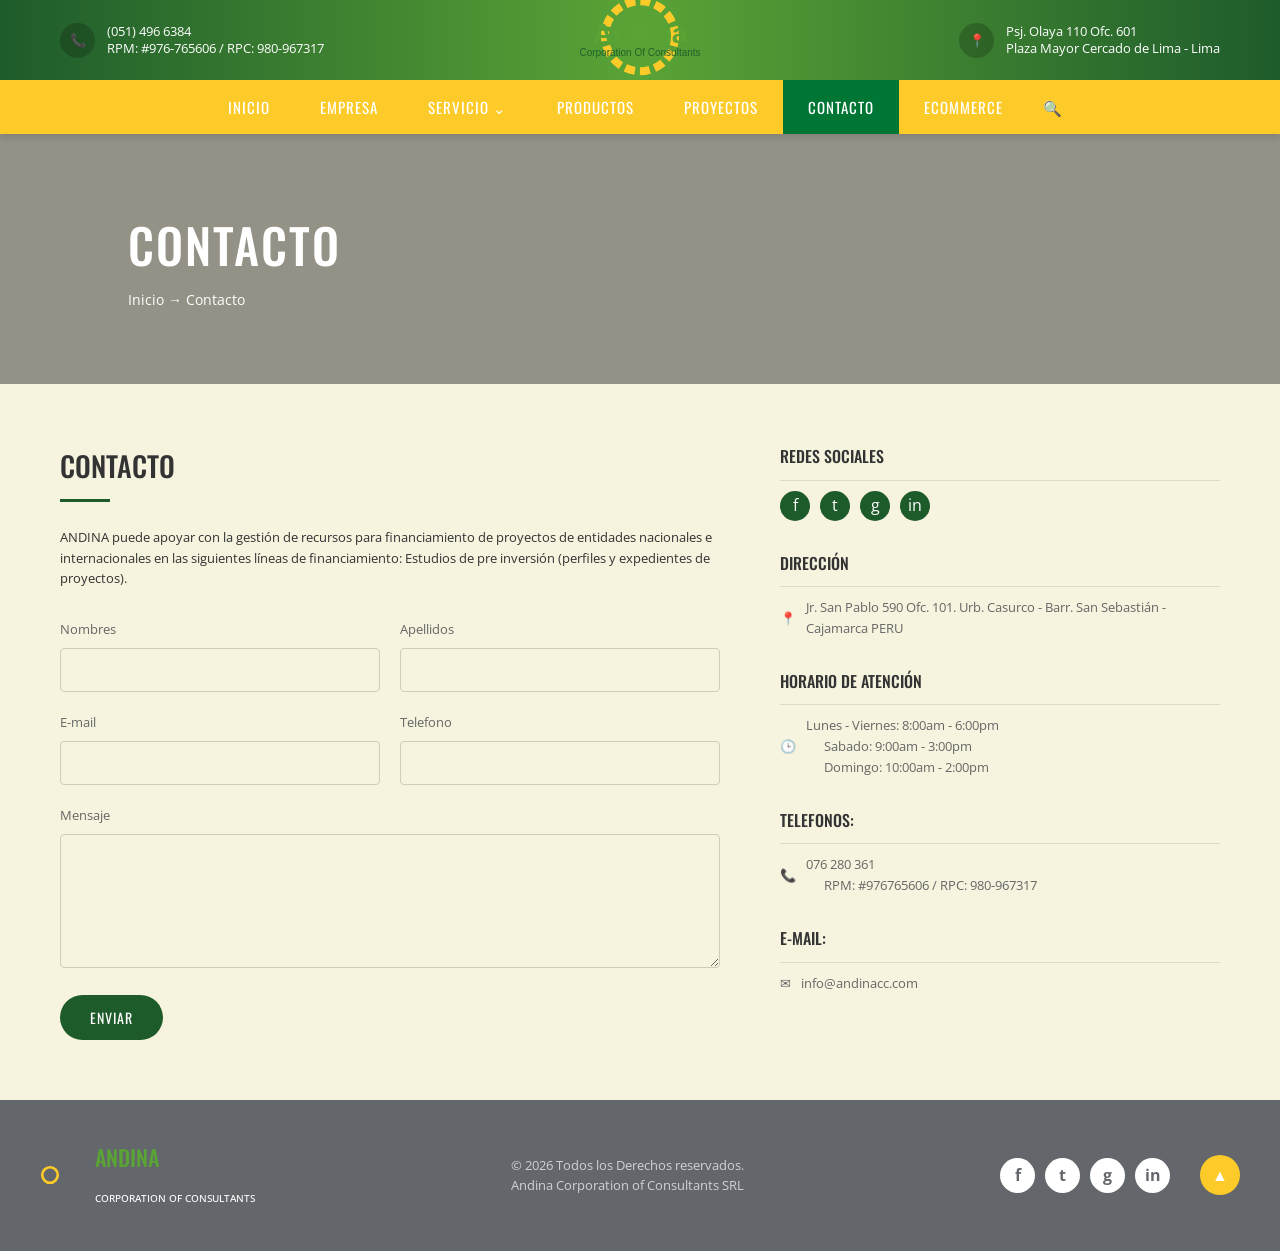
<file: contacto.html>
<!DOCTYPE html>
<html lang="es">
<head>
    <meta charset="UTF-8">
    <meta name="viewport" content="width=device-width, initial-scale=1.0">
    <title>Contacto | Andina Corporation</title>
    <link rel="preconnect" href="https://fonts.googleapis.com">
    <link rel="preconnect" href="https://fonts.gstatic.com" crossorigin>
    <link href="https://fonts.googleapis.com/css2?family=Outfit:wght@300;400;600;800&family=Syne:wght@700;800&display=swap" rel="stylesheet">
    <link rel="stylesheet" href="styles.css">
</head>
<body>

        <!-- TOP HEADER -->
    <div class="top-bar">
        <div class="top-bar-inner">
            <div class="top-bar-left">
                <div class="icon-circle">📞</div>
                <p>(051) 496 6384<br>RPM: #976-765606 / RPC: 980-967317</p>
            </div>
            
            <div class="logo-center">
                <svg width="180" height="90" viewBox="0 0 180 90" xmlns="http://www.w3.org/2000/svg">
                    <circle cx="90" cy="45" r="35" fill="none" stroke="#FDCB29" stroke-width="8" stroke-dasharray="10 5" />
                    <text x="90" y="52" font-family="Arial" font-weight="bold" font-size="28" fill="#5AA436" text-anchor="middle">Andina</text>
                    <text x="90" y="65" font-family="Arial" font-size="10" fill="#206229" text-anchor="middle">Corporation Of Consultants</text>
                </svg>
            </div>

            <div class="top-bar-right">
                <div class="icon-circle">📍</div>
                <p>Psj. Olaya 110 Ofc. 601<br>Plaza Mayor Cercado de Lima - Lima</p>
            </div>
        </div>
    </div>

    <!-- NAV BAR AMARILLA -->
    <nav class="nav-bar">
        <ul class="nav-menu">
            <li><a href="index.html">INICIO</a></li>
            <li><a href="nosotros.html">EMPRESA</a></li>
            <li><a href="servicios.html">SERVICIO ⌄</a></li>
            <li><a href="productos.html">PRODUCTOS</a></li>
            <li><a href="proyectos.html">PROYECTOS</a></li>
            <li class="active"><a href="contacto.html">CONTACTO</a></li>
            <li><a href="andinacorp-ecommerce.html">ECOMMERCE</a></li>
            <li><a href="#" style="padding: 15px 15px;">🔍</a></li>
        </ul>
    </nav>


    <!-- TOP BANNER -->
    <div class="page-top-banner">
        <div class="banner-overlay"></div>
        <div class="banner-content">
            <h1>CONTACTO</h1>
            <p>Inicio &rightarrow; Contacto</p>
        </div>
    </div>

    <div class="page-container" style="background-color: var(--bg-beige);">
        <div class="contact-layout">
            <div class="contact-form">
                <h2 class="title-with-line" style="font-size: 28px;">CONTACTO</h2>
                <div class="title-line"></div>
                <p style="font-size:13px; margin-bottom:30px;">ANDINA puede apoyar con la gestión de recursos para financiamiento de proyectos de entidades nacionales e internacionales en las siguientes líneas de financiamiento: Estudios de pre inversión (perfiles y expedientes de proyectos).</p>
                
                <form>
                    <div class="form-row">
                        <div class="form-group">
                            <label>Nombres</label>
                            <input type="text">
                        </div>
                        <div class="form-group">
                            <label>Apellidos</label>
                            <input type="text">
                        </div>
                    </div>
                    <div class="form-row">
                        <div class="form-group">
                            <label>E-mail</label>
                            <input type="email">
                        </div>
                        <div class="form-group">
                            <label>Telefono</label>
                            <input type="text">
                        </div>
                    </div>
                    <div class="form-row">
                        <div class="form-group">
                            <label>Mensaje</label>
                            <textarea rows="6"></textarea>
                        </div>
                    </div>
                    <button type="button" class="btn-submit">ENVIAR</button>
                </form>
            </div>

            <div class="contact-info">
                <div class="info-block">
                    <h4>REDES SOCIALES</h4>
                    <div style="display:flex; gap:10px;">
                        <div style="width:30px; height:30px; background:#1E5B2B; color:white; border-radius:50%; display:flex; align-items:center; justify-content:center;">f</div>
                        <div style="width:30px; height:30px; background:#1E5B2B; color:white; border-radius:50%; display:flex; align-items:center; justify-content:center;">t</div>
                        <div style="width:30px; height:30px; background:#1E5B2B; color:white; border-radius:50%; display:flex; align-items:center; justify-content:center;">g</div>
                        <div style="width:30px; height:30px; background:#1E5B2B; color:white; border-radius:50%; display:flex; align-items:center; justify-content:center;">in</div>
                    </div>
                </div>

                <div class="info-block">
                    <h4>DIRECCIÓN</h4>
                    <p><span>📍</span> Jr. San Pablo 590 Ofc. 101. Urb. Casurco - Barr. San Sebastián - Cajamarca PERU</p>
                </div>

                <div class="info-block">
                    <h4>HORARIO DE ATENCIÓN</h4>
                    <p><span>🕒</span> Lunes - Viernes: 8:00am - 6:00pm<br>&nbsp;&nbsp;&nbsp;&nbsp;&nbsp;&nbsp;Sabado: 9:00am - 3:00pm<br>&nbsp;&nbsp;&nbsp;&nbsp;&nbsp;&nbsp;Domingo: 10:00am - 2:00pm</p>
                </div>

                <div class="info-block">
                    <h4>TELEFONOS:</h4>
                    <p><span>📞</span> 076 280 361<br>&nbsp;&nbsp;&nbsp;&nbsp;&nbsp;&nbsp;RPM: #976765606 / RPC: 980-967317</p>
                </div>

                <div class="info-block">
                    <h4>E-MAIL:</h4>
                    <p><span>✉</span> info@andinacc.com</p>
                </div>
            </div>
        </div>
    </div>


<!-- FOOTER GRIS OSCURO -->
    <footer>
        <div class="footer-inner">
            <div class="footer-logo">
                <svg width="40" height="40" viewBox="0 0 180 90" xmlns="http://www.w3.org/2000/svg">
                    <circle cx="45" cy="45" r="35" fill="none" stroke="#FDCB29" stroke-width="12" />
                </svg>
                <h3 style="color:#5AA436; font-size: 22px;">Andina<br><span style="font-size: 10px; color:white; font-family: 'Open Sans', sans-serif;">Corporation Of Consultants</span></h3>
            </div>
            
            <div class="footer-copy">
                &copy; 2026 Todos los Derechos reservados.<br>Andina Corporation of Consultants SRL
            </div>
            
            <div class="footer-social">
                <a href="#" class="social-icon">f</a>
                <a href="#" class="social-icon">t</a>
                <a href="#" class="social-icon">g</a>
                <a href="#" class="social-icon">in</a>
                <!-- Botón scroll up -->
                <div class="btn-up" onclick="window.scrollTo({top: 0, behavior: 'smooth'})">▲</div>
            </div>
        </div>
    </footer>

    <script src="main.js"></script>
</body>
</html>
</file>
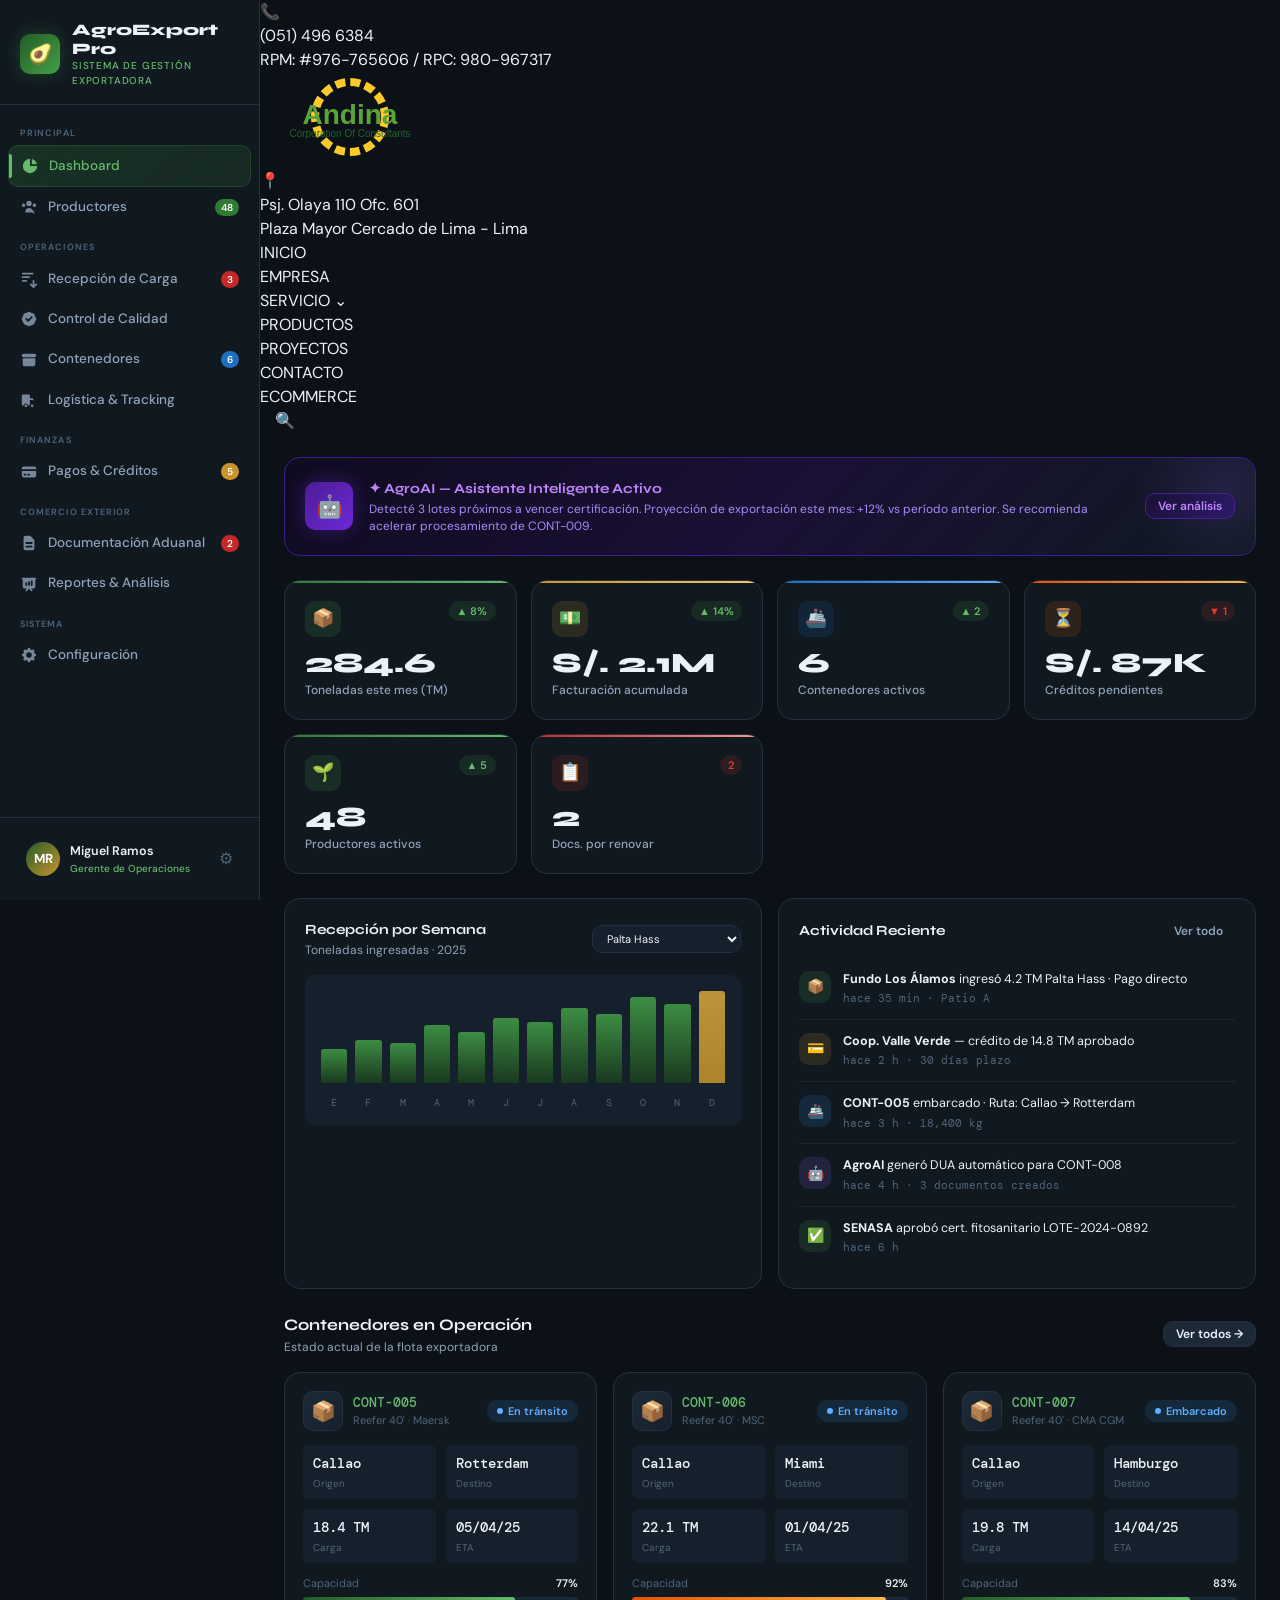
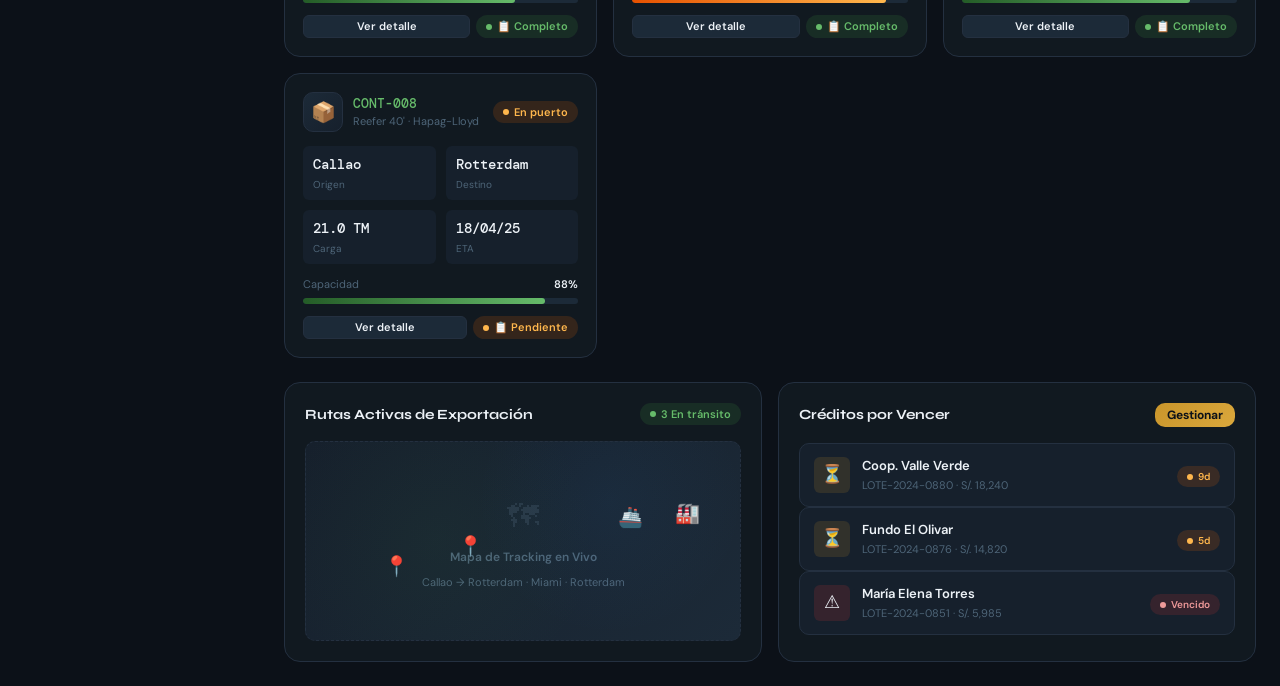
<file: enterprise-agro.html>
<!DOCTYPE html>
<html lang="es">

<head>
    <meta charset="UTF-8">
    <meta name="viewport" content="width=device-width, initial-scale=1.0, viewport-fit=cover">
    <title>AgroExport Pro — Sistema de Gestión Exportadora</title>
    <link rel="preconnect" href="https://fonts.googleapis.com">
    <link rel="preconnect" href="https://fonts.gstatic.com" crossorigin>
    <link
        href="https://fonts.googleapis.com/css2?family=Syne:wght@400;600;700;800&family=DM+Sans:ital,opsz,wght@0,9..40,300;0,9..40,400;0,9..40,500;0,9..40,600;1,9..40,300&family=DM+Mono:wght@400;500&display=swap"
        rel="stylesheet">

    <style>
        /* ============================================================
   TOKENS & VARIABLES
   ============================================================ */
        :root {
            --bg: #0C1118;
            --surface: #111920;
            --surface-2: #16202C;
            --surface-3: #1C2A38;
            --border: #243040;
            --border-soft: rgba(255, 255, 255, 0.06);

            --green-900: #0E2010;
            --green-800: #1A3D1C;
            --green-700: #245C27;
            --green-600: #2E7B32;
            --green-500: #43A047;
            --green-400: #66BB6A;
            --green-300: #A5D6A7;
            --green-200: #C8E6C9;

            --gold-500: #C9952B;
            --gold-400: #DBA83C;
            --gold-300: #EEC86A;

            --blue-500: #1E6FC0;
            --blue-400: #2E88E0;
            --blue-300: #60AEFF;

            --red-500: #C62828;
            --red-400: #E53935;
            --red-300: #EF9A9A;

            --amber-500: #E65100;
            --amber-400: #FF6D00;
            --amber-300: #FFB74D;

            --text-primary: #EDF2F7;
            --text-secondary: #8FA3B8;
            --text-muted: #4E6578;
            --text-inverse: #0C1118;

            --sidebar-w: 260px;
            --header-h: 64px;
            --nav-bottom-h: 64px;

            --radius-sm: 6px;
            --radius-md: 10px;
            --radius-lg: 16px;
            --radius-xl: 24px;
            --radius-full: 9999px;

            --shadow-sm: 0 1px 3px rgba(0, 0, 0, 0.4);
            --shadow-md: 0 4px 16px rgba(0, 0, 0, 0.5);
            --shadow-lg: 0 12px 40px rgba(0, 0, 0, 0.6);
            --shadow-glow: 0 0 32px rgba(67, 160, 71, 0.18);

            --transition: 0.22s cubic-bezier(0.4, 0, 0.2, 1);
            --transition-slow: 0.4s cubic-bezier(0.4, 0, 0.2, 1);
        }

        /* ============================================================
   RESET & BASE
   ============================================================ */
        *,
        *::before,
        *::after {
            box-sizing: border-box;
            margin: 0;
            padding: 0;
        }

        html {
            scroll-behavior: smooth;
            -webkit-tap-highlight-color: transparent;
        }

        body {
            font-family: 'DM Sans', sans-serif;
            background: var(--bg);
            color: var(--text-primary);
            min-height: 100vh;
            line-height: 1.5;
            overflow-x: hidden;
        }

        button {
            cursor: pointer;
            font-family: inherit;
            border: none;
            background: none;
        }

        input,
        select,
        textarea {
            font-family: inherit;
        }

        a {
            text-decoration: none;
            color: inherit;
        }

        img {
            max-width: 100%;
        }

        ul {
            list-style: none;
        }

        /* ============================================================
   SCROLLBAR
   ============================================================ */
        ::-webkit-scrollbar {
            width: 6px;
            height: 6px;
        }

        ::-webkit-scrollbar-track {
            background: var(--surface);
        }

        ::-webkit-scrollbar-thumb {
            background: var(--border);
            border-radius: 3px;
        }

        ::-webkit-scrollbar-thumb:hover {
            background: var(--text-muted);
        }

        /* ============================================================
   LAYOUT SHELL
   ============================================================ */
        .app-shell {
            display: flex;
            min-height: 100vh;
        }

        /* ============================================================
   SIDEBAR
   ============================================================ */
        .sidebar {
            width: var(--sidebar-w);
            background: var(--surface);
            border-right: 1px solid var(--border);
            display: flex;
            flex-direction: column;
            position: fixed;
            top: 0;
            left: 0;
            bottom: 0;
            z-index: 200;
            transition: transform var(--transition-slow);
            overflow: hidden;
        }

        .sidebar-logo {
            padding: 20px 20px 16px;
            border-bottom: 1px solid var(--border);
            display: flex;
            align-items: center;
            gap: 12px;
            flex-shrink: 0;
        }

        .logo-mark {
            width: 40px;
            height: 40px;
            background: linear-gradient(135deg, var(--green-700), var(--green-500));
            border-radius: var(--radius-md);
            display: flex;
            align-items: center;
            justify-content: center;
            font-size: 20px;
            flex-shrink: 0;
            box-shadow: 0 0 16px rgba(67, 160, 71, 0.3);
        }

        .logo-text {
            flex: 1;
            overflow: hidden;
        }

        .logo-name {
            font-family: 'Syne', sans-serif;
            font-weight: 800;
            font-size: 16px;
            color: var(--text-primary);
            line-height: 1.2;
        }

        .logo-tagline {
            font-size: 10px;
            color: var(--green-400);
            letter-spacing: 0.08em;
            text-transform: uppercase;
            font-weight: 500;
        }

        .sidebar-nav {
            flex: 1;
            overflow-y: auto;
            padding: 12px 0;
        }

        .nav-section {
            padding: 0 8px;
            margin-bottom: 4px;
        }

        .nav-label {
            font-size: 9px;
            font-weight: 600;
            letter-spacing: 0.12em;
            text-transform: uppercase;
            color: var(--text-muted);
            padding: 10px 12px 4px;
        }

        .nav-item {
            display: flex;
            align-items: center;
            gap: 10px;
            padding: 10px 12px;
            border-radius: var(--radius-md);
            cursor: pointer;
            transition: all var(--transition);
            color: var(--text-secondary);
            font-size: 13.5px;
            font-weight: 500;
            position: relative;
            user-select: none;
        }

        .nav-item:hover {
            background: var(--surface-3);
            color: var(--text-primary);
        }

        .nav-item.active {
            background: linear-gradient(135deg, rgba(46, 123, 50, 0.25), rgba(67, 160, 71, 0.12));
            color: var(--green-400);
            border: 1px solid rgba(67, 160, 71, 0.2);
        }

        .nav-item.active::before {
            content: '';
            position: absolute;
            left: 0;
            top: 20%;
            bottom: 20%;
            width: 3px;
            background: var(--green-400);
            border-radius: 0 2px 2px 0;
        }

        .nav-icon {
            width: 18px;
            height: 18px;
            flex-shrink: 0;
            opacity: 0.8;
        }

        .nav-item.active .nav-icon {
            opacity: 1;
        }

        .nav-badge {
            margin-left: auto;
            background: var(--red-500);
            color: #fff;
            font-size: 10px;
            font-weight: 600;
            padding: 1px 6px;
            border-radius: var(--radius-full);
            min-width: 18px;
            text-align: center;
        }

        .nav-badge.gold {
            background: var(--gold-500);
        }

        .nav-badge.blue {
            background: var(--blue-500);
        }

        .nav-badge.green {
            background: var(--green-600);
        }

        .sidebar-footer {
            padding: 16px;
            border-top: 1px solid var(--border);
            flex-shrink: 0;
        }

        .user-card {
            display: flex;
            align-items: center;
            gap: 10px;
            padding: 8px 10px;
            border-radius: var(--radius-md);
            cursor: pointer;
            transition: background var(--transition);
        }

        .user-card:hover {
            background: var(--surface-3);
        }

        .user-avatar {
            width: 34px;
            height: 34px;
            border-radius: var(--radius-full);
            background: linear-gradient(135deg, var(--green-700), var(--gold-500));
            display: flex;
            align-items: center;
            justify-content: center;
            font-size: 13px;
            font-weight: 700;
            color: #fff;
            flex-shrink: 0;
        }

        .user-info {
            flex: 1;
            min-width: 0;
        }

        .user-name {
            font-size: 12.5px;
            font-weight: 600;
            color: var(--text-primary);
            white-space: nowrap;
            overflow: hidden;
            text-overflow: ellipsis;
        }

        .user-role {
            font-size: 10px;
            color: var(--green-400);
            font-weight: 500;
        }

        /* ============================================================
   MAIN CONTENT
   ============================================================ */
        .main-content {
            flex: 1;
            margin-left: var(--sidebar-w);
            min-height: 100vh;
            display: flex;
            flex-direction: column;
        }

        /* ============================================================
   TOP HEADER
   ============================================================ */
        .top-header {
            height: var(--header-h);
            background: var(--surface);
            border-bottom: 1px solid var(--border);
            display: flex;
            align-items: center;
            padding: 0 24px;
            gap: 16px;
            position: sticky;
            top: 0;
            z-index: 100;
            backdrop-filter: blur(12px);
        }

        .header-burger {
            display: none;
            width: 36px;
            height: 36px;
            border-radius: var(--radius-sm);
            align-items: center;
            justify-content: center;
            transition: background var(--transition);
            color: var(--text-secondary);
        }

        .header-burger:hover {
            background: var(--surface-3);
        }

        .header-title-area {
            flex: 1;
            min-width: 0;
        }

        .header-page-title {
            font-family: 'Syne', sans-serif;
            font-weight: 700;
            font-size: 18px;
            color: var(--text-primary);
            line-height: 1.2;
        }

        .header-breadcrumb {
            font-size: 11px;
            color: var(--text-muted);
            margin-top: 1px;
        }

        .header-actions {
            display: flex;
            align-items: center;
            gap: 8px;
        }

        .header-btn {
            position: relative;
            width: 38px;
            height: 38px;
            border-radius: var(--radius-md);
            display: flex;
            align-items: center;
            justify-content: center;
            color: var(--text-secondary);
            transition: all var(--transition);
            background: var(--surface-2);
            border: 1px solid var(--border);
        }

        .header-btn:hover {
            background: var(--surface-3);
            color: var(--text-primary);
        }

        .header-btn .dot {
            position: absolute;
            top: 7px;
            right: 7px;
            width: 8px;
            height: 8px;
            background: var(--red-400);
            border-radius: 50%;
            border: 2px solid var(--surface);
        }

        /* ============================================================
   PAGE AREA
   ============================================================ */
        .page-area {
            flex: 1;
            padding: 24px;
            overflow-y: auto;
        }

        .page {
            display: none;
            animation: fadeSlideIn 0.3s ease;
        }

        .page.active {
            display: block;
        }

        @keyframes fadeSlideIn {
            from {
                opacity: 0;
                transform: translateY(12px);
            }

            to {
                opacity: 1;
                transform: translateY(0);
            }
        }

        /* ============================================================
   KPI CARDS
   ============================================================ */
        .kpi-grid {
            display: grid;
            grid-template-columns: repeat(auto-fill, minmax(200px, 1fr));
            gap: 14px;
            margin-bottom: 24px;
        }

        .kpi-card {
            background: var(--surface);
            border: 1px solid var(--border);
            border-radius: var(--radius-lg);
            padding: 20px;
            position: relative;
            overflow: hidden;
            transition: transform var(--transition), box-shadow var(--transition);
            cursor: default;
        }

        .kpi-card:hover {
            transform: translateY(-2px);
            box-shadow: var(--shadow-md);
        }

        .kpi-card::before {
            content: '';
            position: absolute;
            top: 0;
            left: 0;
            right: 0;
            height: 2px;
            border-radius: var(--radius-lg) var(--radius-lg) 0 0;
        }

        .kpi-card.green::before {
            background: linear-gradient(90deg, var(--green-600), var(--green-400));
        }

        .kpi-card.gold::before {
            background: linear-gradient(90deg, var(--gold-500), var(--gold-300));
        }

        .kpi-card.blue::before {
            background: linear-gradient(90deg, var(--blue-500), var(--blue-300));
        }

        .kpi-card.red::before {
            background: linear-gradient(90deg, var(--red-500), var(--red-300));
        }

        .kpi-card.amber::before {
            background: linear-gradient(90deg, var(--amber-500), var(--amber-300));
        }

        .kpi-header {
            display: flex;
            align-items: flex-start;
            justify-content: space-between;
            margin-bottom: 12px;
        }

        .kpi-icon {
            width: 36px;
            height: 36px;
            border-radius: var(--radius-md);
            display: flex;
            align-items: center;
            justify-content: center;
            font-size: 18px;
        }

        .kpi-card.green .kpi-icon {
            background: rgba(67, 160, 71, 0.15);
        }

        .kpi-card.gold .kpi-icon {
            background: rgba(201, 149, 43, 0.15);
        }

        .kpi-card.blue .kpi-icon {
            background: rgba(30, 111, 192, 0.15);
        }

        .kpi-card.red .kpi-icon {
            background: rgba(198, 40, 40, 0.15);
        }

        .kpi-card.amber .kpi-icon {
            background: rgba(230, 81, 0, 0.15);
        }

        .kpi-delta {
            font-size: 11px;
            font-weight: 600;
            padding: 2px 8px;
            border-radius: var(--radius-full);
            display: flex;
            align-items: center;
            gap: 3px;
        }

        .kpi-delta.up {
            color: var(--green-400);
            background: rgba(67, 160, 71, 0.12);
        }

        .kpi-delta.down {
            color: var(--red-400);
            background: rgba(229, 57, 53, 0.12);
        }

        .kpi-value {
            font-family: 'Syne', sans-serif;
            font-size: 28px;
            font-weight: 800;
            line-height: 1;
            margin-bottom: 4px;
        }

        .kpi-label {
            font-size: 12px;
            color: var(--text-secondary);
            font-weight: 500;
        }

        /* ============================================================
   SECTION HEADERS
   ============================================================ */
        .section-header {
            display: flex;
            align-items: center;
            justify-content: space-between;
            margin-bottom: 16px;
            gap: 12px;
            flex-wrap: wrap;
        }

        .section-title {
            font-family: 'Syne', sans-serif;
            font-weight: 700;
            font-size: 16px;
            color: var(--text-primary);
        }

        .section-subtitle {
            font-size: 12px;
            color: var(--text-secondary);
            margin-top: 1px;
        }

        .section-actions {
            display: flex;
            gap: 8px;
            align-items: center;
            flex-wrap: wrap;
        }

        /* ============================================================
   BUTTONS
   ============================================================ */
        .btn {
            display: inline-flex;
            align-items: center;
            justify-content: center;
            gap: 7px;
            padding: 9px 18px;
            border-radius: var(--radius-md);
            font-size: 13px;
            font-weight: 600;
            transition: all var(--transition);
            cursor: pointer;
            border: none;
            white-space: nowrap;
            font-family: inherit;
            line-height: 1;
        }

        .btn-primary {
            background: linear-gradient(135deg, var(--green-700), var(--green-600));
            color: #fff;
            box-shadow: 0 2px 8px rgba(46, 123, 50, 0.4);
        }

        .btn-primary:hover {
            background: linear-gradient(135deg, var(--green-600), var(--green-500));
            transform: translateY(-1px);
            box-shadow: 0 4px 16px rgba(46, 123, 50, 0.5);
        }

        .btn-secondary {
            background: var(--surface-3);
            color: var(--text-primary);
            border: 1px solid var(--border);
        }

        .btn-secondary:hover {
            background: var(--surface-2);
            border-color: var(--text-muted);
        }

        .btn-gold {
            background: linear-gradient(135deg, var(--gold-500), var(--gold-400));
            color: var(--text-inverse);
            font-weight: 700;
        }

        .btn-gold:hover {
            filter: brightness(1.1);
            transform: translateY(-1px);
        }

        .btn-danger {
            background: rgba(198, 40, 40, 0.15);
            color: var(--red-300);
            border: 1px solid rgba(198, 40, 40, 0.3);
        }

        .btn-danger:hover {
            background: rgba(198, 40, 40, 0.25);
        }

        .btn-ghost {
            background: transparent;
            color: var(--text-secondary);
        }

        .btn-ghost:hover {
            background: var(--surface-3);
            color: var(--text-primary);
        }

        .btn-sm {
            padding: 6px 12px;
            font-size: 12px;
        }

        .btn-xs {
            padding: 4px 10px;
            font-size: 11px;
            border-radius: var(--radius-sm);
        }

        .btn-icon {
            padding: 8px;
            width: 34px;
            height: 34px;
            border-radius: var(--radius-md);
        }

        .btn-ai {
            background: linear-gradient(135deg, #1A1035, #2D1B69);
            color: #C084FC;
            border: 1px solid #4C1D95;
            position: relative;
            overflow: hidden;
        }

        .btn-ai::before {
            content: '';
            position: absolute;
            inset: 0;
            background: linear-gradient(135deg, rgba(192, 132, 252, 0.1), transparent);
            opacity: 0;
            transition: opacity var(--transition);
        }

        .btn-ai:hover::before {
            opacity: 1;
        }

        /* ============================================================
   TABLE
   ============================================================ */
        .table-wrap {
            background: var(--surface);
            border: 1px solid var(--border);
            border-radius: var(--radius-lg);
            overflow: hidden;
        }

        .table-toolbar {
            display: flex;
            align-items: center;
            gap: 12px;
            padding: 14px 16px;
            border-bottom: 1px solid var(--border);
            flex-wrap: wrap;
        }

        .search-box {
            flex: 1;
            min-width: 180px;
            position: relative;
        }

        .search-box input {
            width: 100%;
            background: var(--surface-2);
            border: 1px solid var(--border);
            border-radius: var(--radius-md);
            padding: 8px 12px 8px 36px;
            color: var(--text-primary);
            font-size: 13px;
            transition: border-color var(--transition);
            outline: none;
        }

        .search-box input:focus {
            border-color: var(--green-600);
        }

        .search-box input::placeholder {
            color: var(--text-muted);
        }

        .search-box .search-icon {
            position: absolute;
            left: 10px;
            top: 50%;
            transform: translateY(-50%);
            color: var(--text-muted);
            font-size: 14px;
            pointer-events: none;
        }

        .filter-select {
            background: var(--surface-2);
            border: 1px solid var(--border);
            border-radius: var(--radius-md);
            padding: 8px 12px;
            color: var(--text-primary);
            font-size: 13px;
            cursor: pointer;
            outline: none;
            transition: border-color var(--transition);
        }

        .filter-select:focus {
            border-color: var(--green-600);
        }

        .data-table {
            width: 100%;
            border-collapse: collapse;
            font-size: 13px;
        }

        .data-table thead tr {
            border-bottom: 1px solid var(--border);
        }

        .data-table th {
            padding: 11px 16px;
            text-align: left;
            font-size: 10.5px;
            font-weight: 600;
            letter-spacing: 0.06em;
            text-transform: uppercase;
            color: var(--text-muted);
            white-space: nowrap;
            background: var(--surface-2);
        }

        .data-table td {
            padding: 13px 16px;
            border-bottom: 1px solid var(--border-soft);
            vertical-align: middle;
        }

        .data-table tbody tr {
            transition: background var(--transition);
        }

        .data-table tbody tr:hover {
            background: rgba(255, 255, 255, 0.025);
        }

        .data-table tbody tr:last-child td {
            border-bottom: none;
        }

        .table-responsive {
            overflow-x: auto;
        }

        /* ============================================================
   BADGES / STATUS
   ============================================================ */
        .badge {
            display: inline-flex;
            align-items: center;
            gap: 5px;
            padding: 3px 10px;
            border-radius: var(--radius-full);
            font-size: 11px;
            font-weight: 600;
            white-space: nowrap;
        }

        .badge::before {
            content: '';
            width: 6px;
            height: 6px;
            border-radius: 50%;
            flex-shrink: 0;
        }

        .badge-green {
            background: rgba(67, 160, 71, 0.15);
            color: var(--green-400);
        }

        .badge-green::before {
            background: var(--green-400);
        }

        .badge-gold {
            background: rgba(201, 149, 43, 0.15);
            color: var(--gold-300);
        }

        .badge-gold::before {
            background: var(--gold-300);
        }

        .badge-blue {
            background: rgba(46, 136, 224, 0.15);
            color: var(--blue-300);
        }

        .badge-blue::before {
            background: var(--blue-300);
        }

        .badge-red {
            background: rgba(229, 57, 53, 0.15);
            color: var(--red-300);
        }

        .badge-red::before {
            background: var(--red-300);
        }

        .badge-amber {
            background: rgba(255, 109, 0, 0.15);
            color: var(--amber-300);
        }

        .badge-amber::before {
            background: var(--amber-300);
        }

        .badge-muted {
            background: rgba(78, 101, 120, 0.2);
            color: var(--text-secondary);
        }

        .badge-muted::before {
            background: var(--text-muted);
        }

        .badge-purple {
            background: rgba(139, 92, 246, 0.15);
            color: #C084FC;
        }

        .badge-purple::before {
            background: #C084FC;
        }

        /* ============================================================
   CARDS & PANELS
   ============================================================ */
        .card {
            background: var(--surface);
            border: 1px solid var(--border);
            border-radius: var(--radius-lg);
            padding: 20px;
        }

        .card-sm {
            padding: 14px 16px;
        }

        .card-header {
            display: flex;
            align-items: center;
            justify-content: space-between;
            margin-bottom: 16px;
            gap: 8px;
        }

        .card-title {
            font-family: 'Syne', sans-serif;
            font-weight: 700;
            font-size: 14px;
        }

        /* ============================================================
   GRID LAYOUTS
   ============================================================ */
        .grid-2 {
            display: grid;
            grid-template-columns: 1fr 1fr;
            gap: 16px;
        }

        .grid-3 {
            display: grid;
            grid-template-columns: repeat(3, 1fr);
            gap: 16px;
        }

        .grid-auto {
            display: grid;
            grid-template-columns: repeat(auto-fill, minmax(280px, 1fr));
            gap: 16px;
        }

        .col-span-2 {
            grid-column: span 2;
        }

        .col-span-3 {
            grid-column: span 3;
        }

        .mb-6 {
            margin-bottom: 24px;
        }

        .mb-4 {
            margin-bottom: 16px;
        }

        .mb-2 {
            margin-bottom: 8px;
        }

        .mt-4 {
            margin-top: 16px;
        }

        .gap-3 {
            gap: 12px;
        }

        .flex {
            display: flex;
        }

        .flex-col {
            flex-direction: column;
        }

        .items-center {
            align-items: center;
        }

        .justify-between {
            justify-content: space-between;
        }

        /* ============================================================
   FORMS
   ============================================================ */
        .form-group {
            margin-bottom: 16px;
        }

        .form-label {
            display: block;
            font-size: 12px;
            font-weight: 600;
            color: var(--text-secondary);
            margin-bottom: 6px;
            text-transform: uppercase;
            letter-spacing: 0.05em;
        }

        .form-input {
            width: 100%;
            background: var(--surface-2);
            border: 1px solid var(--border);
            border-radius: var(--radius-md);
            padding: 10px 14px;
            color: var(--text-primary);
            font-size: 14px;
            transition: border-color var(--transition);
            outline: none;
        }

        .form-input:focus {
            border-color: var(--green-600);
            box-shadow: 0 0 0 3px rgba(46, 123, 50, 0.12);
        }

        .form-input::placeholder {
            color: var(--text-muted);
        }

        .form-select {
            appearance: none;
            background-image: url("data:image/svg+xml,%3Csvg xmlns='http://www.w3.org/2000/svg' width='12' height='8' fill='none'%3E%3Cpath d='M1 1l5 5 5-5' stroke='%238FA3B8' stroke-width='1.5' stroke-linecap='round'/%3E%3C/svg%3E");
            background-repeat: no-repeat;
            background-position: right 12px center;
            padding-right: 36px;
        }

        .form-grid {
            display: grid;
            grid-template-columns: 1fr 1fr;
            gap: 14px;
        }

        .form-note {
            font-size: 11px;
            color: var(--text-muted);
            margin-top: 4px;
        }

        .form-divider {
            border: none;
            border-top: 1px solid var(--border);
            margin: 20px 0;
        }

        /* ============================================================
   MODAL
   ============================================================ */
        .modal-overlay {
            position: fixed;
            inset: 0;
            background: rgba(0, 0, 0, 0.65);
            backdrop-filter: blur(6px);
            z-index: 500;
            display: none;
            align-items: flex-end;
            justify-content: center;
            padding: 0;
        }

        .modal-overlay.open {
            display: flex;
            animation: overlayIn 0.25s ease;
        }

        @keyframes overlayIn {
            from {
                opacity: 0;
            }

            to {
                opacity: 1;
            }
        }

        .modal {
            background: var(--surface);
            border: 1px solid var(--border);
            border-radius: var(--radius-xl) var(--radius-xl) 0 0;
            width: 100%;
            max-width: 680px;
            max-height: 92vh;
            overflow-y: auto;
            animation: modalUp 0.3s cubic-bezier(0.34, 1.56, 0.64, 1);
        }

        @keyframes modalUp {
            from {
                transform: translateY(40px);
                opacity: 0;
            }

            to {
                transform: translateY(0);
                opacity: 1;
            }
        }

        .modal-header {
            display: flex;
            align-items: center;
            justify-content: space-between;
            padding: 20px 24px 16px;
            border-bottom: 1px solid var(--border);
            position: sticky;
            top: 0;
            background: var(--surface);
            z-index: 1;
        }

        .modal-title {
            font-family: 'Syne', sans-serif;
            font-weight: 700;
            font-size: 17px;
        }

        .modal-close {
            width: 32px;
            height: 32px;
            border-radius: var(--radius-md);
            display: flex;
            align-items: center;
            justify-content: center;
            background: var(--surface-3);
            color: var(--text-secondary);
            font-size: 16px;
            transition: all var(--transition);
            cursor: pointer;
        }

        .modal-close:hover {
            background: var(--red-500);
            color: #fff;
        }

        .modal-body {
            padding: 24px;
        }

        .modal-footer {
            display: flex;
            justify-content: flex-end;
            gap: 10px;
            padding: 16px 24px 20px;
            border-top: 1px solid var(--border);
        }

        /* ============================================================
   TABS
   ============================================================ */
        .tabs {
            display: flex;
            gap: 2px;
            background: var(--surface-2);
            border-radius: var(--radius-md);
            padding: 3px;
            width: fit-content;
            margin-bottom: 20px;
            flex-wrap: wrap;
        }

        .tab {
            padding: 7px 16px;
            border-radius: var(--radius-sm);
            font-size: 12.5px;
            font-weight: 600;
            color: var(--text-secondary);
            cursor: pointer;
            transition: all var(--transition);
            white-space: nowrap;
        }

        .tab.active {
            background: var(--surface);
            color: var(--text-primary);
            box-shadow: var(--shadow-sm);
        }

        .tab:hover:not(.active) {
            color: var(--text-primary);
        }

        .tab-content {
            display: none;
        }

        .tab-content.active {
            display: block;
        }

        /* ============================================================
   PROGRESS / STEPPER
   ============================================================ */
        .stepper {
            display: flex;
            align-items: flex-start;
            gap: 0;
            margin-bottom: 24px;
            overflow-x: auto;
            padding-bottom: 4px;
        }

        .step-item {
            display: flex;
            flex-direction: column;
            align-items: center;
            flex: 1;
            min-width: 80px;
            position: relative;
        }

        .step-item:not(:last-child)::after {
            content: '';
            position: absolute;
            top: 14px;
            left: calc(50% + 14px);
            width: calc(100% - 28px);
            height: 2px;
            background: var(--border);
        }

        .step-item.done:not(:last-child)::after,
        .step-item.active:not(:last-child)::after {
            background: var(--green-600);
        }

        .step-circle {
            width: 28px;
            height: 28px;
            border-radius: 50%;
            background: var(--surface-3);
            border: 2px solid var(--border);
            display: flex;
            align-items: center;
            justify-content: center;
            font-size: 11px;
            font-weight: 700;
            color: var(--text-muted);
            margin-bottom: 6px;
            transition: all var(--transition);
            flex-shrink: 0;
            z-index: 1;
        }

        .step-item.done .step-circle {
            background: var(--green-700);
            border-color: var(--green-500);
            color: var(--green-300);
        }

        .step-item.active .step-circle {
            background: var(--green-700);
            border-color: var(--green-400);
            color: #fff;
            box-shadow: 0 0 12px rgba(67, 160, 71, 0.4);
        }

        .step-label {
            font-size: 10px;
            font-weight: 600;
            color: var(--text-muted);
            text-align: center;
            line-height: 1.3;
        }

        .step-item.done .step-label,
        .step-item.active .step-label {
            color: var(--green-400);
        }

        /* ============================================================
   PROGRESS BAR
   ============================================================ */
        .progress-bar {
            height: 6px;
            background: var(--surface-3);
            border-radius: var(--radius-full);
            overflow: hidden;
        }

        .progress-fill {
            height: 100%;
            border-radius: var(--radius-full);
            background: linear-gradient(90deg, var(--green-700), var(--green-400));
            transition: width 0.5s ease;
        }

        .progress-fill.gold {
            background: linear-gradient(90deg, var(--gold-500), var(--gold-300));
        }

        .progress-fill.blue {
            background: linear-gradient(90deg, var(--blue-500), var(--blue-300));
        }

        .progress-fill.amber {
            background: linear-gradient(90deg, var(--amber-500), var(--amber-300));
        }

        /* ============================================================
   TIMELINE
   ============================================================ */
        .timeline {
            position: relative;
            padding-left: 28px;
        }

        .timeline::before {
            content: '';
            position: absolute;
            left: 9px;
            top: 0;
            bottom: 0;
            width: 2px;
            background: var(--border);
        }

        .timeline-item {
            position: relative;
            margin-bottom: 20px;
        }

        .timeline-item::before {
            content: '';
            position: absolute;
            left: -23px;
            top: 5px;
            width: 10px;
            height: 10px;
            border-radius: 50%;
            background: var(--green-600);
            border: 2px solid var(--surface);
        }

        .timeline-item.pending::before {
            background: var(--text-muted);
        }

        .timeline-item.warning::before {
            background: var(--amber-400);
        }

        .timeline-item.done::before {
            background: var(--green-500);
            box-shadow: 0 0 8px rgba(67, 160, 71, 0.5);
        }

        .timeline-date {
            font-size: 11px;
            color: var(--text-muted);
            font-family: 'DM Mono', monospace;
            margin-bottom: 3px;
        }

        .timeline-title {
            font-size: 13px;
            font-weight: 600;
            margin-bottom: 4px;
        }

        .timeline-desc {
            font-size: 12px;
            color: var(--text-secondary);
        }

        /* ============================================================
   AI PANEL
   ============================================================ */
        .ai-banner {
            background: linear-gradient(135deg, #0F0B1F, #1A1035, #0F1920);
            border: 1px solid #3B1D8A;
            border-radius: var(--radius-lg);
            padding: 20px;
            display: flex;
            align-items: center;
            gap: 16px;
            margin-bottom: 24px;
            position: relative;
            overflow: hidden;
        }

        .ai-banner::before {
            content: '';
            position: absolute;
            top: -60px;
            right: -60px;
            width: 180px;
            height: 180px;
            border-radius: 50%;
            background: radial-gradient(circle, rgba(139, 92, 246, 0.15), transparent 70%);
        }

        .ai-glow {
            width: 48px;
            height: 48px;
            border-radius: var(--radius-md);
            background: linear-gradient(135deg, #4C1D95, #6D28D9);
            display: flex;
            align-items: center;
            justify-content: center;
            font-size: 22px;
            flex-shrink: 0;
            box-shadow: 0 0 20px rgba(109, 40, 217, 0.4);
        }

        .ai-text {
            flex: 1;
        }

        .ai-title {
            font-family: 'Syne', sans-serif;
            font-size: 14px;
            font-weight: 700;
            color: #C084FC;
        }

        .ai-desc {
            font-size: 12px;
            color: #A78BFA;
            margin-top: 2px;
            line-height: 1.4;
        }

        /* ============================================================
   CONTAINER CARD
   ============================================================ */
        .container-card {
            background: var(--surface);
            border: 1px solid var(--border);
            border-radius: var(--radius-lg);
            padding: 18px;
            transition: all var(--transition);
        }

        .container-card:hover {
            border-color: var(--green-700);
            box-shadow: var(--shadow-glow);
        }

        .container-header {
            display: flex;
            align-items: center;
            gap: 10px;
            margin-bottom: 14px;
        }

        .container-icon {
            width: 40px;
            height: 40px;
            background: linear-gradient(135deg, var(--surface-3), var(--surface-2));
            border: 1px solid var(--border);
            border-radius: var(--radius-md);
            display: flex;
            align-items: center;
            justify-content: center;
            font-size: 20px;
        }

        .container-id {
            font-family: 'DM Mono', monospace;
            font-size: 13px;
            font-weight: 500;
            color: var(--green-400);
        }

        .container-meta {
            font-size: 11px;
            color: var(--text-muted);
        }

        .container-stats {
            display: grid;
            grid-template-columns: 1fr 1fr;
            gap: 10px;
            margin-bottom: 12px;
        }

        .stat-mini {
            background: var(--surface-2);
            border-radius: var(--radius-sm);
            padding: 8px 10px;
        }

        .stat-mini-val {
            font-family: 'DM Mono', monospace;
            font-size: 14px;
            font-weight: 500;
            color: var(--text-primary);
        }

        .stat-mini-lbl {
            font-size: 10px;
            color: var(--text-muted);
            margin-top: 2px;
        }

        /* ============================================================
   DOCUMENT CARD
   ============================================================ */
        .doc-list {
            display: flex;
            flex-direction: column;
            gap: 10px;
        }

        .doc-item {
            display: flex;
            align-items: center;
            gap: 12px;
            padding: 12px 14px;
            background: var(--surface-2);
            border: 1px solid var(--border);
            border-radius: var(--radius-md);
            transition: all var(--transition);
            cursor: pointer;
        }

        .doc-item:hover {
            border-color: var(--green-700);
            background: var(--surface-3);
        }

        .doc-icon {
            width: 36px;
            height: 36px;
            border-radius: var(--radius-sm);
            display: flex;
            align-items: center;
            justify-content: center;
            font-size: 18px;
            flex-shrink: 0;
        }

        .doc-icon.green {
            background: rgba(67, 160, 71, 0.15);
        }

        .doc-icon.blue {
            background: rgba(46, 136, 224, 0.15);
        }

        .doc-icon.gold {
            background: rgba(201, 149, 43, 0.15);
        }

        .doc-icon.red {
            background: rgba(229, 57, 53, 0.15);
        }

        .doc-icon.purple {
            background: rgba(139, 92, 246, 0.15);
        }

        .doc-info {
            flex: 1;
            min-width: 0;
        }

        .doc-name {
            font-size: 13px;
            font-weight: 600;
        }

        .doc-meta {
            font-size: 11px;
            color: var(--text-muted);
            margin-top: 2px;
        }

        .doc-actions {
            display: flex;
            gap: 6px;
            flex-shrink: 0;
        }

        /* ============================================================
   PAYMENT CARD
   ============================================================ */
        .payment-type-toggle {
            display: grid;
            grid-template-columns: 1fr 1fr;
            gap: 12px;
            margin-bottom: 20px;
        }

        .payment-type-option {
            border: 2px solid var(--border);
            border-radius: var(--radius-lg);
            padding: 16px;
            cursor: pointer;
            transition: all var(--transition);
            text-align: center;
        }

        .payment-type-option:hover {
            border-color: var(--green-700);
        }

        .payment-type-option.selected {
            border-color: var(--green-500);
            background: rgba(67, 160, 71, 0.1);
        }

        .payment-type-option.selected.gold-opt {
            border-color: var(--gold-400);
            background: rgba(201, 149, 43, 0.1);
        }

        .payment-type-icon {
            font-size: 28px;
            margin-bottom: 8px;
        }

        .payment-type-name {
            font-size: 13px;
            font-weight: 700;
        }

        .payment-type-desc {
            font-size: 11px;
            color: var(--text-muted);
            margin-top: 2px;
        }

        .payment-type-price {
            margin-top: 8px;
            font-family: 'Syne', sans-serif;
            font-size: 15px;
            font-weight: 800;
        }

        .price-green {
            color: var(--green-400);
        }

        .price-gold {
            color: var(--gold-300);
        }

        /* ============================================================
   ALERT / INFO BOX
   ============================================================ */
        .info-box {
            display: flex;
            gap: 12px;
            padding: 14px 16px;
            border-radius: var(--radius-md);
            margin-bottom: 16px;
        }

        .info-box.green {
            background: rgba(67, 160, 71, 0.08);
            border-left: 3px solid var(--green-500);
        }

        .info-box.blue {
            background: rgba(46, 136, 224, 0.08);
            border-left: 3px solid var(--blue-400);
        }

        .info-box.amber {
            background: rgba(255, 109, 0, 0.08);
            border-left: 3px solid var(--amber-400);
        }

        .info-box.red {
            background: rgba(229, 57, 53, 0.08);
            border-left: 3px solid var(--red-400);
        }

        .info-box-icon {
            font-size: 18px;
            flex-shrink: 0;
            margin-top: 1px;
        }

        .info-box-title {
            font-size: 13px;
            font-weight: 600;
            margin-bottom: 3px;
        }

        .info-box-desc {
            font-size: 12px;
            color: var(--text-secondary);
            line-height: 1.4;
        }

        /* ============================================================
   TRACKING / MAP PLACEHOLDER
   ============================================================ */
        .track-bar {
            background: var(--surface-2);
            border: 1px solid var(--border);
            border-radius: var(--radius-lg);
            padding: 16px 20px;
            margin-bottom: 14px;
            display: flex;
            align-items: center;
            gap: 12px;
        }

        .track-route {
            flex: 1;
            display: flex;
            align-items: center;
            gap: 8px;
            overflow-x: auto;
        }

        .track-node {
            display: flex;
            flex-direction: column;
            align-items: center;
            gap: 4px;
            min-width: 60px;
            text-align: center;
        }

        .track-dot {
            width: 20px;
            height: 20px;
            border-radius: 50%;
            background: var(--surface-3);
            border: 2px solid var(--border);
            display: flex;
            align-items: center;
            justify-content: center;
            font-size: 9px;
        }

        .track-dot.done {
            background: var(--green-700);
            border-color: var(--green-400);
            color: var(--green-200);
        }

        .track-dot.active {
            background: var(--gold-500);
            border-color: var(--gold-300);
            animation: pulse 2s infinite;
        }

        .track-line {
            flex: 1;
            height: 2px;
            background: var(--border);
            min-width: 24px;
            margin-bottom: 20px;
        }

        .track-line.done {
            background: var(--green-600);
        }

        .track-lbl {
            font-size: 9px;
            color: var(--text-muted);
            line-height: 1.2;
        }

        .track-dot.done+.track-lbl,
        .track-dot.active+.track-lbl {
            color: var(--text-secondary);
        }

        @keyframes pulse {

            0%,
            100% {
                box-shadow: 0 0 0 0 rgba(201, 149, 43, 0.4);
            }

            50% {
                box-shadow: 0 0 0 6px rgba(201, 149, 43, 0);
            }
        }

        /* ============================================================
   CHART PLACEHOLDER
   ============================================================ */
        .chart-area {
            background: var(--surface-2);
            border-radius: var(--radius-md);
            padding: 16px;
            position: relative;
            overflow: hidden;
        }

        .chart-bars {
            display: flex;
            align-items: flex-end;
            gap: 8px;
            height: 100px;
            padding-bottom: 8px;
        }

        .chart-bar {
            flex: 1;
            border-radius: 3px 3px 0 0;
            background: linear-gradient(180deg, var(--green-500), var(--green-800));
            opacity: 0.85;
            transition: all var(--transition);
            min-width: 12px;
        }

        .chart-bar:hover {
            opacity: 1;
        }

        .chart-bar.gold {
            background: linear-gradient(180deg, var(--gold-400), var(--gold-500));
        }

        .chart-labels {
            display: flex;
            gap: 8px;
            font-size: 10px;
            color: var(--text-muted);
            font-family: 'DM Mono', monospace;
            margin-top: 4px;
        }

        .chart-label {
            flex: 1;
            text-align: center;
            min-width: 12px;
        }

        /* ============================================================
   AVATAR GROUP
   ============================================================ */
        .avatar-group {
            display: flex;
        }

        .avatar-sm {
            width: 28px;
            height: 28px;
            border-radius: 50%;
            border: 2px solid var(--surface);
            margin-right: -8px;
            font-size: 11px;
            font-weight: 700;
            display: flex;
            align-items: center;
            justify-content: center;
            color: #fff;
            flex-shrink: 0;
        }

        /* ============================================================
   MOBILE BOTTOM NAV
   ============================================================ */
        .bottom-nav {
            display: none;
            position: fixed;
            bottom: 0;
            left: 0;
            right: 0;
            height: var(--nav-bottom-h);
            background: var(--surface);
            border-top: 1px solid var(--border);
            z-index: 200;
            padding: 0 4px;
            padding-bottom: env(safe-area-inset-bottom, 0);
            backdrop-filter: blur(12px);
        }

        .bottom-nav-items {
            display: flex;
            height: 100%;
            align-items: center;
        }

        .bottom-nav-item {
            flex: 1;
            display: flex;
            flex-direction: column;
            align-items: center;
            justify-content: center;
            gap: 3px;
            padding: 6px 4px;
            cursor: pointer;
            border-radius: var(--radius-md);
            transition: all var(--transition);
            color: var(--text-muted);
            position: relative;
        }

        .bottom-nav-item.active {
            color: var(--green-400);
        }

        .bottom-nav-item .nav-dot {
            font-size: 20px;
            line-height: 1;
            transition: transform var(--transition);
        }

        .bottom-nav-item.active .nav-dot {
            transform: scale(1.1);
        }

        .bottom-nav-item span {
            font-size: 9px;
            font-weight: 600;
            text-transform: uppercase;
            letter-spacing: 0.04em;
        }

        .bottom-badge {
            position: absolute;
            top: 4px;
            right: calc(50% - 16px);
            width: 16px;
            height: 16px;
            background: var(--red-500);
            border-radius: 50%;
            font-size: 9px;
            font-weight: 700;
            color: #fff;
            display: flex;
            align-items: center;
            justify-content: center;
            border: 2px solid var(--surface);
        }

        /* ============================================================
   MOBILE SIDEBAR OVERLAY
   ============================================================ */
        .sidebar-overlay {
            display: none;
            position: fixed;
            inset: 0;
            background: rgba(0, 0, 0, 0.5);
            z-index: 199;
        }

        .sidebar-overlay.open {
            display: block;
        }

        /* ============================================================
   NOTIFICATION PANEL
   ============================================================ */
        .notif-panel {
            position: absolute;
            top: calc(100% + 8px);
            right: 0;
            width: 340px;
            background: var(--surface);
            border: 1px solid var(--border);
            border-radius: var(--radius-lg);
            box-shadow: var(--shadow-lg);
            z-index: 300;
            display: none;
            animation: dropDown 0.2s ease;
            overflow: hidden;
        }

        .notif-panel.open {
            display: block;
        }

        @keyframes dropDown {
            from {
                opacity: 0;
                transform: translateY(-8px);
            }

            to {
                opacity: 1;
                transform: translateY(0);
            }
        }

        .notif-header {
            padding: 14px 16px;
            border-bottom: 1px solid var(--border);
            display: flex;
            align-items: center;
            justify-content: space-between;
            font-size: 13px;
            font-weight: 600;
        }

        .notif-list {
            max-height: 300px;
            overflow-y: auto;
        }

        .notif-item {
            display: flex;
            gap: 10px;
            padding: 12px 16px;
            border-bottom: 1px solid var(--border-soft);
            cursor: pointer;
            transition: background var(--transition);
        }

        .notif-item:hover {
            background: var(--surface-2);
        }

        .notif-item.unread {
            background: rgba(67, 160, 71, 0.04);
        }

        .notif-dot {
            width: 8px;
            height: 8px;
            border-radius: 50%;
            margin-top: 5px;
            flex-shrink: 0;
        }

        .notif-dot.green {
            background: var(--green-400);
        }

        .notif-dot.gold {
            background: var(--gold-400);
        }

        .notif-dot.red {
            background: var(--red-400);
        }

        .notif-dot.blue {
            background: var(--blue-400);
        }

        .notif-text-title {
            font-size: 12.5px;
            font-weight: 600;
        }

        .notif-text-desc {
            font-size: 11.5px;
            color: var(--text-secondary);
            margin-top: 1px;
        }

        .notif-time {
            font-size: 10px;
            color: var(--text-muted);
            margin-top: 2px;
            font-family: 'DM Mono';
        }

        /* ============================================================
   RESPONSIVE
   ============================================================ */
        @media (max-width: 1024px) {
            .sidebar {
                transform: translateX(-100%);
            }

            .sidebar.open {
                transform: translateX(0);
            }

            .main-content {
                margin-left: 0;
            }

            .header-burger {
                display: flex;
            }

            .bottom-nav {
                display: flex;
                flex-direction: column;
            }

            .page-area {
                padding: 16px 16px calc(var(--nav-bottom-h) + 16px);
            }

            .grid-2,
            .grid-3 {
                grid-template-columns: 1fr;
            }

            .col-span-2,
            .col-span-3 {
                grid-column: span 1;
            }

            .form-grid {
                grid-template-columns: 1fr;
            }
        }

        @media (max-width: 640px) {
            .kpi-grid {
                grid-template-columns: repeat(2, 1fr);
                gap: 10px;
            }

            .kpi-value {
                font-size: 22px;
            }

            .stepper {
                gap: 0;
            }

            .tabs {
                overflow-x: auto;
            }

            .payment-type-toggle {
                grid-template-columns: 1fr 1fr;
            }

            .header-page-title {
                font-size: 15px;
            }

            .notif-panel {
                width: calc(100vw - 32px);
                right: -8px;
            }
        }

        /* ============================================================
   SPECIAL: RFC SCAN
   ============================================================ */
        .rfc-scan-box {
            background: var(--surface-2);
            border: 2px dashed var(--border);
            border-radius: var(--radius-lg);
            padding: 30px 20px;
            text-align: center;
            cursor: pointer;
            transition: all var(--transition);
        }

        .rfc-scan-box:hover {
            border-color: var(--green-600);
            background: rgba(46, 123, 50, 0.06);
        }

        .rfc-scan-icon {
            font-size: 36px;
            margin-bottom: 10px;
            opacity: 0.7;
        }

        .rfc-scan-title {
            font-size: 14px;
            font-weight: 600;
            margin-bottom: 4px;
        }

        .rfc-scan-desc {
            font-size: 12px;
            color: var(--text-muted);
        }

        /* ============================================================
   PRICE DISPLAY
   ============================================================ */
        .price-comparison {
            display: grid;
            grid-template-columns: 1fr 1fr;
            gap: 12px;
            margin: 16px 0;
        }

        .price-box {
            padding: 14px 16px;
            border-radius: var(--radius-md);
            text-align: center;
        }

        .price-box.direct {
            background: rgba(67, 160, 71, 0.1);
            border: 1px solid var(--green-700);
        }

        .price-box.credit {
            background: rgba(201, 149, 43, 0.1);
            border: 1px solid var(--gold-500);
        }

        .price-box-label {
            font-size: 11px;
            color: var(--text-muted);
            text-transform: uppercase;
            letter-spacing: 0.06em;
            margin-bottom: 6px;
        }

        .price-box-val {
            font-family: 'Syne', sans-serif;
            font-size: 24px;
            font-weight: 800;
        }

        .price-box.direct .price-box-val {
            color: var(--green-400);
        }

        .price-box.credit .price-box-val {
            color: var(--gold-300);
        }

        .price-box-unit {
            font-size: 11px;
            color: var(--text-muted);
            margin-top: 3px;
        }

        /* ============================================================
   RECEIPT / TICKET
   ============================================================ */
        .receipt {
            background: var(--surface-2);
            border: 1px solid var(--border);
            border-radius: var(--radius-lg);
            overflow: hidden;
            font-family: 'DM Mono', monospace;
        }

        .receipt-header {
            background: linear-gradient(135deg, var(--green-900), var(--green-800));
            padding: 16px 20px;
            text-align: center;
            border-bottom: 2px dashed var(--border);
        }

        .receipt-body {
            padding: 16px 20px;
        }

        .receipt-row {
            display: flex;
            justify-content: space-between;
            align-items: center;
            padding: 7px 0;
            border-bottom: 1px dashed var(--border-soft);
            font-size: 12px;
        }

        .receipt-row:last-child {
            border-bottom: none;
        }

        .receipt-row.total {
            font-size: 14px;
            font-weight: 600;
            border-top: 2px dashed var(--border);
            padding-top: 12px;
            margin-top: 4px;
        }

        .receipt-row .lbl {
            color: var(--text-muted);
        }

        .receipt-row .val {
            color: var(--text-primary);
        }

        .receipt-row.total .val {
            color: var(--green-400);
            font-size: 18px;
        }

        /* ============================================================
   EMPTY STATE
   ============================================================ */
        .empty-state {
            text-align: center;
            padding: 48px 24px;
            color: var(--text-muted);
        }

        .empty-state-icon {
            font-size: 48px;
            margin-bottom: 14px;
            opacity: 0.5;
        }

        .empty-state-title {
            font-size: 16px;
            font-weight: 600;
            color: var(--text-secondary);
            margin-bottom: 8px;
        }

        .empty-state-desc {
            font-size: 13px;
            line-height: 1.5;
        }

        /* ============================================================
   MINI SPINNER
   ============================================================ */
        @keyframes spin {
            to {
                transform: rotate(360deg);
            }
        }

        .spinner {
            width: 16px;
            height: 16px;
            border: 2px solid var(--border);
            border-top-color: var(--green-400);
            border-radius: 50%;
            animation: spin 0.7s linear infinite;
            display: inline-block;
        }

        /* ============================================================
   PAGE: DASHBOARD
   ============================================================ */
        .activity-feed {
            display: flex;
            flex-direction: column;
            gap: 1px;
        }

        .activity-item {
            display: flex;
            gap: 12px;
            padding: 12px 0;
            border-bottom: 1px solid var(--border-soft);
        }

        .activity-item:last-child {
            border-bottom: none;
        }

        .activity-avatar {
            width: 32px;
            height: 32px;
            border-radius: var(--radius-md);
            display: flex;
            align-items: center;
            justify-content: center;
            font-size: 14px;
            flex-shrink: 0;
        }

        .activity-info {
            flex: 1;
            min-width: 0;
        }

        .activity-text {
            font-size: 12.5px;
            line-height: 1.4;
        }

        .activity-text strong {
            color: var(--text-primary);
        }

        .activity-time {
            font-size: 10.5px;
            color: var(--text-muted);
            margin-top: 3px;
            font-family: 'DM Mono';
        }

        .map-placeholder {
            background: linear-gradient(135deg, var(--surface-2), var(--surface-3));
            border-radius: var(--radius-md);
            height: 200px;
            display: flex;
            align-items: center;
            justify-content: center;
            flex-direction: column;
            gap: 8px;
            color: var(--text-muted);
            border: 1px dashed var(--border);
            position: relative;
            overflow: hidden;
        }

        .map-placeholder::before {
            content: '';
            position: absolute;
            inset: 0;
            background:
                radial-gradient(circle at 30% 50%, rgba(67, 160, 71, 0.06) 0%, transparent 50%),
                radial-gradient(circle at 70% 30%, rgba(46, 136, 224, 0.06) 0%, transparent 40%);
        }

        .map-pins {
            position: absolute;
            inset: 0;
        }

        .map-pin {
            position: absolute;
            font-size: 20px;
            animation: float 3s ease-in-out infinite;
        }

        @keyframes float {

            0%,
            100% {
                transform: translateY(0);
            }

            50% {
                transform: translateY(-6px);
            }
        }
    </style>
</head>

<body>

    <!-- ============================================================
     APP SHELL
     ============================================================ -->
    <div class="app-shell">

        <!-- SIDEBAR OVERLAY (mobile) -->
        <div class="sidebar-overlay" id="sidebarOverlay" onclick="closeSidebar()"></div>

        <!-- ========== SIDEBAR ========== -->
        <aside class="sidebar" id="sidebar">
            <div class="sidebar-logo">
                <div class="logo-mark">🥑</div>
                <div class="logo-text">
                    <div class="logo-name">AgroExport Pro</div>
                    <div class="logo-tagline">Sistema de Gestión Exportadora</div>
                </div>
            </div>

            <nav class="sidebar-nav">
                <div class="nav-section">
                    <div class="nav-label">Principal</div>
                    <div class="nav-item active" onclick="navigate('dashboard', this)">
                        <svg class="nav-icon" viewBox="0 0 20 20" fill="currentColor">
                            <path d="M2 10a8 8 0 018-8v8h8a8 8 0 11-16 0z" />
                            <path d="M12 2.252A8.014 8.014 0 0117.748 8H12V2.252z" />
                        </svg>
                        Dashboard
                    </div>
                    <div class="nav-item" onclick="navigate('productores', this)">
                        <svg class="nav-icon" viewBox="0 0 20 20" fill="currentColor">
                            <path
                                d="M13 6a3 3 0 11-6 0 3 3 0 016 0zM18 8a2 2 0 11-4 0 2 2 0 014 0zM14 15a4 4 0 00-8 0v1h8v-1zM6 8a2 2 0 11-4 0 2 2 0 014 0zM16 18v-1a4 4 0 00-4-4h-.5" />
                        </svg>
                        Productores
                        <span class="nav-badge green">48</span>
                    </div>
                </div>

                <div class="nav-section">
                    <div class="nav-label">Operaciones</div>
                    <div class="nav-item" onclick="navigate('recepciones', this)">
                        <svg class="nav-icon" viewBox="0 0 20 20" fill="currentColor">
                            <path
                                d="M3 3a1 1 0 000 2h11a1 1 0 100-2H3zM3 7a1 1 0 000 2h7a1 1 0 100-2H3zM3 11a1 1 0 100 2h4a1 1 0 100-2H3zM15 11a1 1 0 00-1 1v4.586l-1.293-1.293a1 1 0 00-1.414 1.414l3 3a1 1 0 001.414 0l3-3a1 1 0 00-1.414-1.414L16 16.586V12a1 1 0 00-1-1z" />
                        </svg>
                        Recepción de Carga
                        <span class="nav-badge">3</span>
                    </div>
                    <div class="nav-item" onclick="navigate('calidad', this)">
                        <svg class="nav-icon" viewBox="0 0 20 20" fill="currentColor">
                            <path fill-rule="evenodd"
                                d="M6.267 3.455a3.066 3.066 0 001.745-.723 3.066 3.066 0 013.976 0 3.066 3.066 0 001.745.723 3.066 3.066 0 012.812 2.812c.051.643.304 1.254.723 1.745a3.066 3.066 0 010 3.976 3.066 3.066 0 00-.723 1.745 3.066 3.066 0 01-2.812 2.812 3.066 3.066 0 00-1.745.723 3.066 3.066 0 01-3.976 0 3.066 3.066 0 00-1.745-.723 3.066 3.066 0 01-2.812-2.812 3.066 3.066 0 00-.723-1.745 3.066 3.066 0 010-3.976 3.066 3.066 0 00.723-1.745 3.066 3.066 0 012.812-2.812zm7.44 5.252a1 1 0 00-1.414-1.414L9 10.586 7.707 9.293a1 1 0 00-1.414 1.414l2 2a1 1 0 001.414 0l4-4z"
                                clip-rule="evenodd" />
                        </svg>
                        Control de Calidad
                    </div>
                    <div class="nav-item" onclick="navigate('contenedores', this)">
                        <svg class="nav-icon" viewBox="0 0 20 20" fill="currentColor">
                            <path
                                d="M4 3a2 2 0 100 4h12a2 2 0 100-4H4zM3 8h14v7a2 2 0 01-2 2H5a2 2 0 01-2-2V8zm5 3a1 1 0 011-1h2a1 1 0 110 2H9a1 1 0 01-1-1z" />
                        </svg>
                        Contenedores
                        <span class="nav-badge blue">6</span>
                    </div>
                    <div class="nav-item" onclick="navigate('logistica', this)">
                        <svg class="nav-icon" viewBox="0 0 20 20" fill="currentColor">
                            <path
                                d="M8 16.5a1.5 1.5 0 11-3 0 1.5 1.5 0 013 0zM15 16.5a1.5 1.5 0 11-3 0 1.5 1.5 0 013 0z" />
                            <path
                                d="M3 4a1 1 0 00-1 1v10a1 1 0 001 1h1.05a2.5 2.5 0 014.9 0H10a1 1 0 001-1v-5h2.038A2.968 2.968 0 0115 10.506V9.5A1.5 1.5 0 0013.5 8H11V5a1 1 0 00-1-1H3z" />
                        </svg>
                        Logística & Tracking
                    </div>
                </div>

                <div class="nav-section">
                    <div class="nav-label">Finanzas</div>
                    <div class="nav-item" onclick="navigate('pagos', this)">
                        <svg class="nav-icon" viewBox="0 0 20 20" fill="currentColor">
                            <path d="M4 4a2 2 0 00-2 2v1h16V6a2 2 0 00-2-2H4z" />
                            <path fill-rule="evenodd"
                                d="M18 9H2v5a2 2 0 002 2h12a2 2 0 002-2V9zM4 13a1 1 0 011-1h1a1 1 0 110 2H5a1 1 0 01-1-1zm5-1a1 1 0 100 2h1a1 1 0 100-2H9z"
                                clip-rule="evenodd" />
                        </svg>
                        Pagos &amp; Créditos
                        <span class="nav-badge gold">5</span>
                    </div>
                </div>

                <div class="nav-section">
                    <div class="nav-label">Comercio Exterior</div>
                    <div class="nav-item" onclick="navigate('documentacion', this)">
                        <svg class="nav-icon" viewBox="0 0 20 20" fill="currentColor">
                            <path fill-rule="evenodd"
                                d="M4 4a2 2 0 012-2h4.586A2 2 0 0112 2.586L15.414 6A2 2 0 0116 7.414V16a2 2 0 01-2 2H6a2 2 0 01-2-2V4zm2 6a1 1 0 011-1h6a1 1 0 110 2H7a1 1 0 01-1-1zm1 3a1 1 0 100 2h6a1 1 0 100-2H7z"
                                clip-rule="evenodd" />
                        </svg>
                        Documentación Aduanal
                        <span class="nav-badge">2</span>
                    </div>
                    <div class="nav-item" onclick="navigate('reportes', this)">
                        <svg class="nav-icon" viewBox="0 0 20 20" fill="currentColor">
                            <path fill-rule="evenodd"
                                d="M3 3a1 1 0 000 2v8a2 2 0 002 2h2.586l-1.293 1.293a1 1 0 101.414 1.414L10 15.414l2.293 2.293a1 1 0 001.414-1.414L12.414 15H15a2 2 0 002-2V5a1 1 0 100-2H3zm11 4a1 1 0 10-2 0v4a1 1 0 102 0V7zm-3 1a1 1 0 10-2 0v3a1 1 0 102 0V8zM8 9a1 1 0 00-2 0v2a1 1 0 102 0V9z"
                                clip-rule="evenodd" />
                        </svg>
                        Reportes &amp; Análisis
                    </div>
                </div>

                <div class="nav-section">
                    <div class="nav-label">Sistema</div>
                    <div class="nav-item" onclick="navigate('configuracion', this)">
                        <svg class="nav-icon" viewBox="0 0 20 20" fill="currentColor">
                            <path fill-rule="evenodd"
                                d="M11.49 3.17c-.38-1.56-2.6-1.56-2.98 0a1.532 1.532 0 01-2.286.948c-1.372-.836-2.942.734-2.106 2.106.54.886.061 2.042-.947 2.287-1.561.379-1.561 2.6 0 2.978a1.532 1.532 0 01.947 2.287c-.836 1.372.734 2.942 2.106 2.106a1.532 1.532 0 012.287.947c.379 1.561 2.6 1.561 2.978 0a1.533 1.533 0 012.287-.947c1.372.836 2.942-.734 2.106-2.106a1.533 1.533 0 01.947-2.287c1.561-.379 1.561-2.6 0-2.978a1.532 1.532 0 01-.947-2.287c.836-1.372-.734-2.942-2.106-2.106a1.532 1.532 0 01-2.287-.947zM10 13a3 3 0 100-6 3 3 0 000 6z"
                                clip-rule="evenodd" />
                        </svg>
                        Configuración
                    </div>
                </div>
            </nav>

            <div class="sidebar-footer">
                <div class="user-card">
                    <div class="user-avatar">MR</div>
                    <div class="user-info">
                        <div class="user-name">Miguel Ramos</div>
                        <div class="user-role">Gerente de Operaciones</div>
                    </div>
                    <span style="color:var(--text-muted);font-size:16px;">⚙</span>
                </div>
            </div>
        </aside>

        <!-- ========== MAIN CONTENT ========== -->
        <div class="main-content">

            <!-- TOP HEADER -->
                <!-- TOP HEADER -->
    <div class="top-bar">
        <div class="top-bar-inner">
            <div class="top-bar-left">
                <div class="icon-circle">📞</div>
                <p>(051) 496 6384<br>RPM: #976-765606 / RPC: 980-967317</p>
            </div>
            
            <div class="logo-center">
                <svg width="180" height="90" viewBox="0 0 180 90" xmlns="http://www.w3.org/2000/svg">
                    <circle cx="90" cy="45" r="35" fill="none" stroke="#FDCB29" stroke-width="8" stroke-dasharray="10 5" />
                    <text x="90" y="52" font-family="Arial" font-weight="bold" font-size="28" fill="#5AA436" text-anchor="middle">Andina</text>
                    <text x="90" y="65" font-family="Arial" font-size="10" fill="#206229" text-anchor="middle">Corporation Of Consultants</text>
                </svg>
            </div>

            <div class="top-bar-right">
                <div class="icon-circle">📍</div>
                <p>Psj. Olaya 110 Ofc. 601<br>Plaza Mayor Cercado de Lima - Lima</p>
            </div>
        </div>
    </div>

    <!-- NAV BAR AMARILLA -->
    <nav class="nav-bar">
        <ul class="nav-menu">
            <li><a href="index.html">INICIO</a></li>
            <li><a href="nosotros.html">EMPRESA</a></li>
            <li><a href="servicios.html">SERVICIO ⌄</a></li>
            <li><a href="productos.html">PRODUCTOS</a></li>
            <li><a href="proyectos.html">PROYECTOS</a></li>
            <li><a href="contacto.html">CONTACTO</a></li>
            <li><a href="andinacorp-ecommerce.html">ECOMMERCE</a></li>
            <li><a href="#" style="padding: 15px 15px;">🔍</a></li>
        </ul>
    </nav>

            <!-- PAGE AREA -->
            <div class="page-area">

                <!-- ======================================================
           PAGE: DASHBOARD
           ====================================================== -->
                <div class="page active" id="page-dashboard">

                    <div class="ai-banner">
                        <div class="ai-glow">🤖</div>
                        <div class="ai-text">
                            <div class="ai-title">✦ AgroAI — Asistente Inteligente Activo</div>
                            <div class="ai-desc">Detecté 3 lotes próximos a vencer certificación. Proyección de
                                exportación este mes: +12% vs período anterior. Se recomienda acelerar procesamiento de
                                CONT-009.</div>
                        </div>
                        <button class="btn btn-ai btn-sm">Ver análisis</button>
                    </div>

                    <!-- KPI GRID -->
                    <div class="kpi-grid">
                        <div class="kpi-card green">
                            <div class="kpi-header">
                                <div class="kpi-icon">📦</div>
                                <div class="kpi-delta up">▲ 8%</div>
                            </div>
                            <div class="kpi-value">284.6</div>
                            <div class="kpi-label">Toneladas este mes (TM)</div>
                        </div>
                        <div class="kpi-card gold">
                            <div class="kpi-header">
                                <div class="kpi-icon">💵</div>
                                <div class="kpi-delta up">▲ 14%</div>
                            </div>
                            <div class="kpi-value">S/. 2.1M</div>
                            <div class="kpi-label">Facturación acumulada</div>
                        </div>
                        <div class="kpi-card blue">
                            <div class="kpi-header">
                                <div class="kpi-icon">🚢</div>
                                <div class="kpi-delta up">▲ 2</div>
                            </div>
                            <div class="kpi-value">6</div>
                            <div class="kpi-label">Contenedores activos</div>
                        </div>
                        <div class="kpi-card amber">
                            <div class="kpi-header">
                                <div class="kpi-icon">⏳</div>
                                <div class="kpi-delta down">▼ 1</div>
                            </div>
                            <div class="kpi-value">S/. 87K</div>
                            <div class="kpi-label">Créditos pendientes</div>
                        </div>
                        <div class="kpi-card green">
                            <div class="kpi-header">
                                <div class="kpi-icon">🌱</div>
                                <div class="kpi-delta up">▲ 5</div>
                            </div>
                            <div class="kpi-value">48</div>
                            <div class="kpi-label">Productores activos</div>
                        </div>
                        <div class="kpi-card red">
                            <div class="kpi-header">
                                <div class="kpi-icon">📋</div>
                                <div class="kpi-delta down">2</div>
                            </div>
                            <div class="kpi-value">2</div>
                            <div class="kpi-label">Docs. por renovar</div>
                        </div>
                    </div>

                    <div class="grid-2 mb-6">
                        <!-- CHART -->
                        <div class="card">
                            <div class="card-header">
                                <div>
                                    <div class="card-title">Recepción por Semana</div>
                                    <div class="section-subtitle">Toneladas ingresadas · 2025</div>
                                </div>
                                <select class="filter-select" style="font-size:11px;padding:5px 10px;">
                                    <option>Palta Hass</option>
                                    <option>Todos los productos</option>
                                </select>
                            </div>
                            <div class="chart-area">
                                <div class="chart-bars" id="chartBars"></div>
                                <div class="chart-labels" id="chartLabels"></div>
                            </div>
                        </div>

                        <!-- ACTIVIDAD RECIENTE -->
                        <div class="card">
                            <div class="card-header">
                                <div class="card-title">Actividad Reciente</div>
                                <button class="btn btn-ghost btn-sm">Ver todo</button>
                            </div>
                            <div class="activity-feed">
                                <div class="activity-item">
                                    <div class="activity-avatar" style="background:rgba(67,160,71,0.15);">📦</div>
                                    <div class="activity-info">
                                        <div class="activity-text"><strong>Fundo Los Álamos</strong> ingresó 4.2 TM
                                            Palta Hass · Pago directo</div>
                                        <div class="activity-time">hace 35 min · Patio A</div>
                                    </div>
                                </div>
                                <div class="activity-item">
                                    <div class="activity-avatar" style="background:rgba(201,149,43,0.15);">💳</div>
                                    <div class="activity-info">
                                        <div class="activity-text"><strong>Coop. Valle Verde</strong> — crédito de 14.8
                                            TM aprobado</div>
                                        <div class="activity-time">hace 2 h · 30 días plazo</div>
                                    </div>
                                </div>
                                <div class="activity-item">
                                    <div class="activity-avatar" style="background:rgba(46,136,224,0.15);">🚢</div>
                                    <div class="activity-info">
                                        <div class="activity-text"><strong>CONT-005</strong> embarcado · Ruta: Callao →
                                            Rotterdam</div>
                                        <div class="activity-time">hace 3 h · 18,400 kg</div>
                                    </div>
                                </div>
                                <div class="activity-item">
                                    <div class="activity-avatar" style="background:rgba(139,92,246,0.15);">🤖</div>
                                    <div class="activity-info">
                                        <div class="activity-text"><strong>AgroAI</strong> generó DUA automático para
                                            CONT-008</div>
                                        <div class="activity-time">hace 4 h · 3 documentos creados</div>
                                    </div>
                                </div>
                                <div class="activity-item">
                                    <div class="activity-avatar" style="background:rgba(67,160,71,0.15);">✅</div>
                                    <div class="activity-info">
                                        <div class="activity-text"><strong>SENASA</strong> aprobó cert. fitosanitario
                                            LOTE-2024-0892</div>
                                        <div class="activity-time">hace 6 h</div>
                                    </div>
                                </div>
                            </div>
                        </div>
                    </div>

                    <!-- CONTAINERS OVERVIEW -->
                    <div class="section-header">
                        <div>
                            <div class="section-title">Contenedores en Operación</div>
                            <div class="section-subtitle">Estado actual de la flota exportadora</div>
                        </div>
                        <button class="btn btn-secondary btn-sm"
                            onclick="navigate('contenedores', document.querySelector('[data-page=contenedores]'))">Ver
                            todos →</button>
                    </div>
                    <div class="grid-auto mb-6" id="dashContainers"></div>

                    <!-- MAPA DE RUTAS -->
                    <div class="grid-2">
                        <div class="card">
                            <div class="card-header">
                                <div class="card-title">Rutas Activas de Exportación</div>
                                <span class="badge badge-green">3 En tránsito</span>
                            </div>
                            <div class="map-placeholder">
                                <div class="map-pins">
                                    <div class="map-pin" style="left:18%;top:55%;">📍</div>
                                    <div class="map-pin" style="left:35%;top:45%;animation-delay:0.5s;">📍</div>
                                    <div class="map-pin" style="left:72%;top:30%;animation-delay:1s;">🚢</div>
                                    <div class="map-pin" style="left:85%;top:28%;animation-delay:1.5s;">🏭</div>
                                </div>
                                <div style="font-size:32px;opacity:0.3;">🗺</div>
                                <div style="font-size:12px;font-weight:600;">Mapa de Tracking en Vivo</div>
                                <div style="font-size:11px;">Callao → Rotterdam · Miami · Rotterdam</div>
                            </div>
                        </div>
                        <div class="card">
                            <div class="card-header">
                                <div class="card-title">Créditos por Vencer</div>
                                <button class="btn btn-gold btn-sm"
                                    onclick="navigate('pagos', document.querySelector('[data-page=pagos]'))">Gestionar</button>
                            </div>
                            <div id="creditAlerts"></div>
                        </div>
                    </div>

                </div><!-- /dashboard -->

                <!-- ======================================================
           PAGE: PRODUCTORES
           ====================================================== -->
                <div class="page" id="page-productores">
                    <div class="section-header mb-4">
                        <div>
                            <div class="section-title">Gestión de Productores</div>
                            <div class="section-subtitle">Personas, empresas y asociaciones proveedoras</div>
                        </div>
                        <div class="section-actions">
                            <button class="btn btn-secondary btn-sm">📊 Exportar</button>
                            <button class="btn btn-primary" onclick="openModal('nuevoProductorModal')">+ Nuevo
                                Productor</button>
                        </div>
                    </div>

                    <div class="kpi-grid" style="margin-bottom:20px;">
                        <div class="kpi-card green" style="padding:16px;">
                            <div class="kpi-header">
                                <div class="kpi-icon">👤</div>
                                <div class="kpi-delta up">▲ 3</div>
                            </div>
                            <div class="kpi-value">28</div>
                            <div class="kpi-label">Personas naturales</div>
                        </div>
                        <div class="kpi-card blue" style="padding:16px;">
                            <div class="kpi-header">
                                <div class="kpi-icon">🏢</div>
                                <div class="kpi-delta up">▲ 1</div>
                            </div>
                            <div class="kpi-value">12</div>
                            <div class="kpi-label">Empresas</div>
                        </div>
                        <div class="kpi-card gold" style="padding:16px;">
                            <div class="kpi-header">
                                <div class="kpi-icon">🤝</div>
                                <div class="kpi-delta up">▲ 1</div>
                            </div>
                            <div class="kpi-value">8</div>
                            <div class="kpi-label">Asociaciones</div>
                        </div>
                        <div class="kpi-card amber" style="padding:16px;">
                            <div class="kpi-header">
                                <div class="kpi-icon">📦</div>
                            </div>
                            <div class="kpi-value">284.6</div>
                            <div class="kpi-label">TM este mes</div>
                        </div>
                    </div>

                    <div class="table-wrap">
                        <div class="table-toolbar">
                            <div class="search-box">
                                <span class="search-icon">🔍</span>
                                <input type="text" placeholder="Buscar productor, RUC, región..."
                                    oninput="filterTable(this,'productoresTable')">
                            </div>
                            <select class="filter-select">
                                <option value="">Todos los tipos</option>
                                <option>Persona natural</option>
                                <option>Empresa</option>
                                <option>Asociación</option>
                            </select>
                            <select class="filter-select">
                                <option>Todos los productos</option>
                                <option>Palta Hass</option>
                                <option>Palta Fuerte</option>
                                <option>Mango Kent</option>
                            </select>
                        </div>
                        <div class="table-responsive">
                            <table class="data-table" id="productoresTable">
                                <thead>
                                    <tr>
                                        <th>Productor</th>
                                        <th>Tipo</th>
                                        <th>RUC / DNI</th>
                                        <th>Producto(s)</th>
                                        <th>Región</th>
                                        <th>Modalidad</th>
                                        <th>TM Acum.</th>
                                        <th>Estado</th>
                                        <th>Acciones</th>
                                    </tr>
                                </thead>
                                <tbody id="productoresBody"></tbody>
                            </table>
                        </div>
                    </div>
                </div><!-- /productores -->

                <!-- ======================================================
           PAGE: RECEPCIONES
           ====================================================== -->
                <div class="page" id="page-recepciones">
                    <div class="section-header mb-4">
                        <div>
                            <div class="section-title">Recepción de Carga</div>
                            <div class="section-subtitle">Registro de ingreso de productos agrícolas</div>
                        </div>
                        <div class="section-actions">
                            <button class="btn btn-secondary btn-sm">📋 Historial</button>
                            <button class="btn btn-primary" onclick="openModal('nuevaRecepcionModal')">+ Nueva
                                Recepción</button>
                        </div>
                    </div>

                    <div class="info-box amber">
                        <div class="info-box-icon">⚡</div>
                        <div>
                            <div class="info-box-title">3 recepciones pendientes de asignación de contenedor</div>
                            <div class="info-box-desc">Los lotes LOTE-2024-0895, 0896 y 0897 están en bodega esperando
                                asignación. Revisar capacidad disponible.</div>
                        </div>
                    </div>

                    <div class="price-comparison">
                        <div class="price-box direct">
                            <div class="price-box-label">💵 Precio Pago Directo</div>
                            <div class="price-box-val">S/. 3.20</div>
                            <div class="price-box-unit">por kilogramo · Palta Hass Cat.1</div>
                        </div>
                        <div class="price-box credit">
                            <div class="price-box-label">💳 Precio a Crédito</div>
                            <div class="price-box-val">S/. 2.85</div>
                            <div class="price-box-unit">por kilogramo · Palta Hass Cat.1</div>
                        </div>
                    </div>

                    <div class="table-wrap">
                        <div class="table-toolbar">
                            <div class="search-box">
                                <span class="search-icon">🔍</span>
                                <input type="text" placeholder="Buscar lote, productor...">
                            </div>
                            <select class="filter-select">
                                <option>Todos los estados</option>
                                <option>En bodega</option>
                                <option>En calidad</option>
                                <option>Asignado</option>
                                <option>Rechazado</option>
                            </select>
                        </div>
                        <div class="table-responsive">
                            <table class="data-table" id="recepcionesTable">
                                <thead>
                                    <tr>
                                        <th>Lote</th>
                                        <th>Fecha</th>
                                        <th>Productor</th>
                                        <th>Producto</th>
                                        <th>Peso (kg)</th>
                                        <th>Modalidad</th>
                                        <th>Precio/kg</th>
                                        <th>Total</th>
                                        <th>Contenedor</th>
                                        <th>Estado</th>
                                        <th>Acciones</th>
                                    </tr>
                                </thead>
                                <tbody id="recepcionesBody"></tbody>
                            </table>
                        </div>
                    </div>
                </div><!-- /recepciones -->

                <!-- ======================================================
           PAGE: CALIDAD
           ====================================================== -->
                <div class="page" id="page-calidad">
                    <div class="section-header mb-4">
                        <div>
                            <div class="section-title">Centro de Control de Calidad</div>
                            <div class="section-subtitle">Inspección, clasificación y certificación de productos</div>
                        </div>
                        <button class="btn btn-primary" onclick="openModal('nuevaInspeccionModal')">+ Nueva
                            Inspección</button>
                    </div>

                    <div class="ai-banner" style="margin-bottom:20px;">
                        <div class="ai-glow">🔬</div>
                        <div class="ai-text">
                            <div class="ai-title">✦ IA de Clasificación Visual Activa</div>
                            <div class="ai-desc">El modelo de visión computacional analiza automáticamente imágenes de
                                los lotes para clasificarlos en Categoría 1, 2 o Rechazo. Precisión actual: 94.7%.</div>
                        </div>
                        <button class="btn btn-ai btn-sm">Calibrar modelo</button>
                    </div>

                    <div class="kpi-grid" style="margin-bottom:20px;">
                        <div class="kpi-card green" style="padding:16px;">
                            <div class="kpi-header">
                                <div class="kpi-icon">✅</div>
                            </div>
                            <div class="kpi-value">78%</div>
                            <div class="kpi-label">Categoría 1</div>
                        </div>
                        <div class="kpi-card gold" style="padding:16px;">
                            <div class="kpi-header">
                                <div class="kpi-icon">⭐</div>
                            </div>
                            <div class="kpi-value">18%</div>
                            <div class="kpi-label">Categoría 2</div>
                        </div>
                        <div class="kpi-card red" style="padding:16px;">
                            <div class="kpi-header">
                                <div class="kpi-icon">❌</div>
                            </div>
                            <div class="kpi-value">4%</div>
                            <div class="kpi-label">Rechazado</div>
                        </div>
                        <div class="kpi-card blue" style="padding:16px;">
                            <div class="kpi-header">
                                <div class="kpi-icon">⏳</div>
                            </div>
                            <div class="kpi-value">7</div>
                            <div class="kpi-label">En inspección</div>
                        </div>
                    </div>

                    <div class="table-wrap">
                        <div class="table-toolbar">
                            <div class="search-box">
                                <span class="search-icon">🔍</span>
                                <input type="text" placeholder="Buscar lote o productor...">
                            </div>
                            <select class="filter-select">
                                <option>Todos</option>
                                <option>Pendiente</option>
                                <option>Categoría 1</option>
                                <option>Categoría 2</option>
                                <option>Rechazado</option>
                            </select>
                        </div>
                        <div class="table-responsive">
                            <table class="data-table">
                                <thead>
                                    <tr>
                                        <th>Lote</th>
                                        <th>Productor</th>
                                        <th>Peso (kg)</th>
                                        <th>Inspector</th>
                                        <th>Cat. 1 %</th>
                                        <th>Cat. 2 %</th>
                                        <th>Rechazo %</th>
                                        <th>Clasificación IA</th>
                                        <th>Estado</th>
                                        <th>Acción</th>
                                    </tr>
                                </thead>
                                <tbody id="calidadBody"></tbody>
                            </table>
                        </div>
                    </div>
                </div><!-- /calidad -->

                <!-- ======================================================
           PAGE: CONTENEDORES
           ====================================================== -->
                <div class="page" id="page-contenedores">
                    <div class="section-header mb-4">
                        <div>
                            <div class="section-title">Gestión de Contenedores</div>
                            <div class="section-subtitle">Asignación de carga, RFC y seguimiento</div>
                        </div>
                        <div class="section-actions">
                            <button class="btn btn-secondary btn-sm">🔗 Vincular RFC</button>
                            <button class="btn btn-primary" onclick="openModal('nuevoContenedorModal')">+ Nuevo
                                Contenedor</button>
                        </div>
                    </div>

                    <div class="info-box blue">
                        <div class="info-box-icon">📡</div>
                        <div>
                            <div class="info-box-title">Tecnología RFC integrada</div>
                            <div class="info-box-desc">Cada lote recibe una etiqueta RFID al ingresar. El sistema asigna
                                automáticamente la carga al contenedor correcto escaneando las etiquetas. Compatible con
                                lectores IoT en patios y plantas.</div>
                        </div>
                    </div>

                    <div class="grid-auto mb-6" id="contenedoresGrid"></div>

                    <!-- RFC Scanner -->
                    <div class="grid-2">
                        <div class="card">
                            <div class="card-header">
                                <div class="card-title">📡 Escáner RFC / RFID</div>
                                <span class="badge badge-green">Dispositivo conectado</span>
                            </div>
                            <div class="rfc-scan-box" onclick="simulateRFCScan()">
                                <div class="rfc-scan-icon">📶</div>
                                <div class="rfc-scan-title">Escanear etiqueta RFID</div>
                                <div class="rfc-scan-desc">Toca para simular lectura · Compatible con lectores USB y
                                    Bluetooth</div>
                            </div>
                            <div id="rfcResult" style="margin-top:12px;"></div>
                        </div>
                        <div class="card">
                            <div class="card-header">
                                <div class="card-title">Carga por Contenedor</div>
                            </div>
                            <div id="containerLoadChart"></div>
                        </div>
                    </div>
                </div><!-- /contenedores -->

                <!-- ======================================================
           PAGE: LOGÍSTICA
           ====================================================== -->
                <div class="page" id="page-logistica">
                    <div class="section-header mb-4">
                        <div>
                            <div class="section-title">Logística &amp; Tracking Global</div>
                            <div class="section-subtitle">Seguimiento en tiempo real de envíos internacionales</div>
                        </div>
                        <button class="btn btn-secondary btn-sm">📥 Descargar reporte</button>
                    </div>

                    <div id="trackingCards"></div>

                    <div class="grid-2 mt-4">
                        <div class="card">
                            <div class="card-header">
                                <div class="card-title">Empresas Navieras</div>
                            </div>
                            <div style="display:flex;flex-direction:column;gap:10px;" id="navieraList"></div>
                        </div>
                        <div class="card">
                            <div class="card-header">
                                <div class="card-title">Historial de Rutas (2025)</div>
                            </div>
                            <div id="rutasTimeline"></div>
                        </div>
                    </div>
                </div><!-- /logistica -->

                <!-- ======================================================
           PAGE: PAGOS & CRÉDITOS
           ====================================================== -->
                <div class="page" id="page-pagos">
                    <div class="section-header mb-4">
                        <div>
                            <div class="section-title">Pagos &amp; Créditos</div>
                            <div class="section-subtitle">Gestión financiera de productores y liquidaciones</div>
                        </div>
                        <div class="section-actions">
                            <button class="btn btn-secondary btn-sm">📊 Reporte</button>
                            <button class="btn btn-gold" onclick="openModal('nuevoPagoModal')">+ Registrar Pago</button>
                        </div>
                    </div>

                    <div class="kpi-grid" style="margin-bottom:20px;">
                        <div class="kpi-card green" style="padding:16px;">
                            <div class="kpi-header">
                                <div class="kpi-icon">✅</div>
                                <div class="kpi-delta up">▲ 12%</div>
                            </div>
                            <div class="kpi-value">S/. 1.8M</div>
                            <div class="kpi-label">Pagado este mes</div>
                        </div>
                        <div class="kpi-card amber" style="padding:16px;">
                            <div class="kpi-header">
                                <div class="kpi-icon">⏳</div>
                            </div>
                            <div class="kpi-value">S/. 87K</div>
                            <div class="kpi-label">Créditos pendientes</div>
                        </div>
                        <div class="kpi-card red" style="padding:16px;">
                            <div class="kpi-header">
                                <div class="kpi-icon">⚠</div>
                            </div>
                            <div class="kpi-value">2</div>
                            <div class="kpi-label">Vencidos hoy</div>
                        </div>
                        <div class="kpi-card blue" style="padding:16px;">
                            <div class="kpi-header">
                                <div class="kpi-icon">📅</div>
                            </div>
                            <div class="kpi-value">5</div>
                            <div class="kpi-label">Vencen esta semana</div>
                        </div>
                    </div>

                    <div class="tabs">
                        <div class="tab active" onclick="switchTab('pagos','pagos-tab-1',this)">Créditos Vigentes</div>
                        <div class="tab" onclick="switchTab('pagos','pagos-tab-2',this)">Historial de Pagos</div>
                        <div class="tab" onclick="switchTab('pagos','pagos-tab-3',this)">Liquidaciones</div>
                    </div>

                    <div class="tab-content active" id="pagos-tab-1">
                        <div class="table-wrap">
                            <div class="table-toolbar">
                                <div class="search-box">
                                    <span class="search-icon">🔍</span>
                                    <input type="text" placeholder="Buscar productor o lote...">
                                </div>
                                <select class="filter-select">
                                    <option>Todos</option>
                                    <option>Al día</option>
                                    <option>Por vencer</option>
                                    <option>Vencido</option>
                                </select>
                            </div>
                            <div class="table-responsive">
                                <table class="data-table">
                                    <thead>
                                        <tr>
                                            <th>Productor</th>
                                            <th>Lote</th>
                                            <th>Peso (kg)</th>
                                            <th>Precio/kg</th>
                                            <th>Monto Total</th>
                                            <th>Fecha Créd.</th>
                                            <th>Vencimiento</th>
                                            <th>Días rest.</th>
                                            <th>Estado</th>
                                            <th>Acción</th>
                                        </tr>
                                    </thead>
                                    <tbody id="creditosBody"></tbody>
                                </table>
                            </div>
                        </div>
                    </div>

                    <div class="tab-content" id="pagos-tab-2">
                        <div class="table-wrap">
                            <div class="table-toolbar">
                                <div class="search-box">
                                    <span class="search-icon">🔍</span>
                                    <input type="text" placeholder="Buscar pago, productor...">
                                </div>
                            </div>
                            <div class="table-responsive">
                                <table class="data-table">
                                    <thead>
                                        <tr>
                                            <th>ID Pago</th>
                                            <th>Fecha</th>
                                            <th>Productor</th>
                                            <th>Lotes</th>
                                            <th>Método</th>
                                            <th>Monto</th>
                                            <th>Comprobante</th>
                                            <th>Estado</th>
                                        </tr>
                                    </thead>
                                    <tbody id="pagosHistBody"></tbody>
                                </table>
                            </div>
                        </div>
                    </div>

                    <div class="tab-content" id="pagos-tab-3">
                        <div class="info-box green">
                            <div class="info-box-icon">💡</div>
                            <div>
                                <div class="info-box-title">Liquidaciones automáticas con IA</div>
                                <div class="info-box-desc">AgroAI calcula automáticamente los montos de liquidación
                                    considerando deducciones por calidad, flete interno, empaque y otros costos
                                    operativos.</div>
                            </div>
                        </div>
                        <div id="liquidacionCards"></div>
                    </div>
                </div><!-- /pagos -->

                <!-- ======================================================
           PAGE: DOCUMENTACIÓN ADUANAL
           ====================================================== -->
                <div class="page" id="page-documentacion">
                    <div class="section-header mb-4">
                        <div>
                            <div class="section-title">Documentación Aduanal y Permisos</div>
                            <div class="section-subtitle">Gestión inteligente de trámites de comercio exterior</div>
                        </div>
                        <div class="section-actions">
                            <button class="btn btn-ai" onclick="openModal('aiDocModal')">🤖 Generar con IA</button>
                            <button class="btn btn-primary" onclick="openModal('nuevoDocModal')">+ Nuevo
                                Documento</button>
                        </div>
                    </div>

                    <div class="ai-banner mb-6">
                        <div class="ai-glow">📑</div>
                        <div class="ai-text">
                            <div class="ai-title">✦ Motor de Documentación Inteligente</div>
                            <div class="ai-desc">AgroAI extrae automáticamente datos de las recepciones para pre-llenar
                                DUAs, certificados fitosanitarios, packing lists y facturas comerciales. Reducción del
                                70% en tiempo de gestión documental.</div>
                        </div>
                        <button class="btn btn-ai btn-sm" onclick="openModal('aiDocModal')">Usar ahora →</button>
                    </div>

                    <div class="tabs">
                        <div class="tab active" onclick="switchTab('doc','doc-tab-1',this)">Por Contenedor</div>
                        <div class="tab" onclick="switchTab('doc','doc-tab-2',this)">Instituciones</div>
                        <div class="tab" onclick="switchTab('doc','doc-tab-3',this)">Alertas</div>
                    </div>

                    <div class="tab-content active" id="doc-tab-1">
                        <div id="docByContainer"></div>
                    </div>

                    <div class="tab-content" id="doc-tab-2">
                        <div id="institucionesList"></div>
                    </div>

                    <div class="tab-content" id="doc-tab-3">
                        <div id="docAlerts"></div>
                    </div>
                </div><!-- /documentacion -->

                <!-- ======================================================
           PAGE: REPORTES
           ====================================================== -->
                <div class="page" id="page-reportes">
                    <div class="section-header mb-4">
                        <div>
                            <div class="section-title">Reportes &amp; Análisis</div>
                            <div class="section-subtitle">Inteligencia de negocio para la toma de decisiones</div>
                        </div>
                        <div class="section-actions">
                            <button class="btn btn-secondary btn-sm">📥 Exportar PDF</button>
                            <button class="btn btn-ai btn-sm">🤖 Análisis IA</button>
                        </div>
                    </div>

                    <div class="kpi-grid mb-6">
                        <div class="kpi-card green">
                            <div class="kpi-header">
                                <div class="kpi-icon">📈</div>
                                <div class="kpi-delta up">▲ 18%</div>
                            </div>
                            <div class="kpi-value">2,840</div>
                            <div class="kpi-label">TM exportadas (año)</div>
                        </div>
                        <div class="kpi-card gold">
                            <div class="kpi-header">
                                <div class="kpi-icon">🌍</div>
                            </div>
                            <div class="kpi-value">14</div>
                            <div class="kpi-label">Países destino</div>
                        </div>
                        <div class="kpi-card blue">
                            <div class="kpi-header">
                                <div class="kpi-icon">💹</div>
                                <div class="kpi-delta up">▲ 9%</div>
                            </div>
                            <div class="kpi-value">$ 4.20</div>
                            <div class="kpi-label">Precio prom. exportación/kg</div>
                        </div>
                        <div class="kpi-card green">
                            <div class="kpi-header">
                                <div class="kpi-icon">🏆</div>
                            </div>
                            <div class="kpi-value">94.7%</div>
                            <div class="kpi-label">Tasa de aprobación calidad</div>
                        </div>
                    </div>

                    <div class="grid-2 mb-6">
                        <div class="card">
                            <div class="card-header">
                                <div class="card-title">Exportaciones por Destino</div>
                            </div>
                            <div id="destChart"></div>
                        </div>
                        <div class="card">
                            <div class="card-header">
                                <div class="card-title">Evolución de Precios</div>
                            </div>
                            <div id="preciosChart"></div>
                        </div>
                    </div>

                    <div class="card">
                        <div class="card-header">
                            <div class="card-title">Top Productores por Volumen</div>
                            <button class="btn btn-secondary btn-sm">Ver ranking completo</button>
                        </div>
                        <div id="topProductores"></div>
                    </div>
                </div><!-- /reportes -->

                <!-- ======================================================
           PAGE: CONFIGURACIÓN
           ====================================================== -->
                <div class="page" id="page-configuracion">
                    <div class="section-header mb-4">
                        <div class="section-title">Configuración del Sistema</div>
                    </div>
                    <div class="grid-2">
                        <div class="card">
                            <div class="card-header">
                                <div class="card-title">⚙ Parámetros de Precios</div>
                            </div>
                            <div class="form-group">
                                <label class="form-label">Precio Pago Directo (S/./kg) — Palta Hass Cat.1</label>
                                <input type="number" class="form-input" value="3.20" step="0.01">
                            </div>
                            <div class="form-group">
                                <label class="form-label">Precio a Crédito (S/./kg) — Palta Hass Cat.1</label>
                                <input type="number" class="form-input" value="2.85" step="0.01">
                            </div>
                            <div class="form-group">
                                <label class="form-label">Plazo máximo de crédito (días)</label>
                                <input type="number" class="form-input" value="30">
                            </div>
                            <button class="btn btn-primary">Guardar cambios</button>
                        </div>
                        <div class="card">
                            <div class="card-header">
                                <div class="card-title">🔔 Alertas Automáticas</div>
                            </div>
                            <div id="alertConfig"></div>
                        </div>
                        <div class="card">
                            <div class="card-header">
                                <div class="card-title">🔗 Integraciones</div>
                            </div>
                            <div id="integrationsList"></div>
                        </div>
                        <div class="card">
                            <div class="card-header">
                                <div class="card-title">👥 Usuarios y Permisos</div>
                            </div>
                            <div id="usersConfig"></div>
                        </div>
                    </div>
                </div><!-- /configuracion -->

            </div><!-- /page-area -->
        </div><!-- /main-content -->
    </div><!-- /app-shell -->

    <!-- MOBILE BOTTOM NAV -->
    <nav class="bottom-nav">
        <div class="bottom-nav-items">
            <div class="bottom-nav-item active" onclick="navigate('dashboard',this)" data-page="dashboard">
                <div class="nav-dot">📊</div>
                <span>Inicio</span>
            </div>
            <div class="bottom-nav-item" onclick="navigate('recepciones',this)" data-page="recepciones">
                <div class="nav-dot">📦</div>
                <span>Carga</span>
                <div class="bottom-badge">3</div>
            </div>
            <div class="bottom-nav-item" onclick="navigate('contenedores',this)" data-page="contenedores">
                <div class="nav-dot">🚢</div>
                <span>Contened.</span>
            </div>
            <div class="bottom-nav-item" onclick="navigate('pagos',this)" data-page="pagos">
                <div class="nav-dot">💳</div>
                <span>Pagos</span>
                <div class="bottom-badge">5</div>
            </div>
            <div class="bottom-nav-item" onclick="navigate('documentacion',this)" data-page="documentacion">
                <div class="nav-dot">📋</div>
                <span>Docs</span>
            </div>
        </div>
    </nav>

    <!-- ============================================================
     MODALS
     ============================================================ -->

    <!-- NUEVA RECEPCION -->
    <div class="modal-overlay" id="nuevaRecepcionModal">
        <div class="modal">
            <div class="modal-header">
                <div class="modal-title">📦 Nueva Recepción de Carga</div>
                <button class="modal-close" onclick="closeModal('nuevaRecepcionModal')">✕</button>
            </div>
            <div class="modal-body">
                <div class="payment-type-toggle">
                    <div class="payment-type-option selected" onclick="selectPayType(this,'direct')">
                        <div class="payment-type-icon">💵</div>
                        <div class="payment-type-name">Pago Directo</div>
                        <div class="payment-type-desc">Liquidación inmediata</div>
                        <div class="payment-type-price price-green">S/. 3.20/kg</div>
                    </div>
                    <div class="payment-type-option gold-opt" onclick="selectPayType(this,'credit')">
                        <div class="payment-type-icon">📅</div>
                        <div class="payment-type-name">A Crédito</div>
                        <div class="payment-type-desc">30 días plazo</div>
                        <div class="payment-type-price price-gold">S/. 2.85/kg</div>
                    </div>
                </div>
                <div class="form-grid">
                    <div class="form-group">
                        <label class="form-label">Productor *</label>
                        <select class="form-input form-select">
                            <option value="">Seleccionar productor</option>
                            <option>Fundo Los Álamos S.A.C.</option>
                            <option>Coop. Valle Verde</option>
                            <option>Juan Carlos Medina</option>
                            <option>Agropecuaria Norteña</option>
                        </select>
                    </div>
                    <div class="form-group">
                        <label class="form-label">Producto *</label>
                        <select class="form-input form-select">
                            <option>Palta Hass</option>
                            <option>Palta Fuerte</option>
                            <option>Mango Kent</option>
                            <option>Uva Red Globe</option>
                            <option>Espárragos</option>
                        </select>
                    </div>
                    <div class="form-group">
                        <label class="form-label">Peso Bruto (kg) *</label>
                        <input type="number" class="form-input" placeholder="Ej: 4200" id="pesoInput"
                            oninput="calcTotal()">
                    </div>
                    <div class="form-group">
                        <label class="form-label">Tara (kg)</label>
                        <input type="number" class="form-input" placeholder="Ej: 200" id="taraInput"
                            oninput="calcTotal()">
                    </div>
                    <div class="form-group">
                        <label class="form-label">Fecha de Ingreso</label>
                        <input type="date" class="form-input" id="fechaIngreso">
                    </div>
                    <div class="form-group">
                        <label class="form-label">Patio de Recepción</label>
                        <select class="form-input form-select">
                            <option>Patio A — Fresco</option>
                            <option>Patio B — Maduración</option>
                            <option>Patio C — Prefrío</option>
                        </select>
                    </div>
                </div>
                <div class="form-group">
                    <label class="form-label">Observaciones</label>
                    <textarea class="form-input" rows="2"
                        placeholder="Estado del fruto, condiciones de transporte, otros..."></textarea>
                </div>
                <div class="receipt" id="recepcionReceipt" style="display:none;">
                    <div class="receipt-header">
                        <div style="font-size:11px;opacity:0.7;letter-spacing:0.1em;">RESUMEN DE RECEPCIÓN</div>
                        <div style="font-family:'Syne',sans-serif;font-size:16px;font-weight:700;margin-top:4px;">
                            LOTE-2024-0898</div>
                    </div>
                    <div class="receipt-body">
                        <div class="receipt-row"><span class="lbl">Peso neto</span><span class="val"
                                id="r-peso">—</span></div>
                        <div class="receipt-row"><span class="lbl">Modalidad</span><span class="val" id="r-mod">Pago
                                directo</span></div>
                        <div class="receipt-row"><span class="lbl">Precio/kg</span><span class="val" id="r-precio">S/.
                                3.20</span></div>
                        <div class="receipt-row total"><span class="lbl">TOTAL ESTIMADO</span><span class="val"
                                id="r-total">—</span></div>
                    </div>
                </div>
            </div>
            <div class="modal-footer">
                <button class="btn btn-secondary" onclick="closeModal('nuevaRecepcionModal')">Cancelar</button>
                <button class="btn btn-primary" onclick="saveRecepcion()">✓ Registrar Recepción</button>
            </div>
        </div>
    </div>

    <!-- NUEVO PRODUCTOR -->
    <div class="modal-overlay" id="nuevoProductorModal">
        <div class="modal">
            <div class="modal-header">
                <div class="modal-title">🌱 Nuevo Productor</div>
                <button class="modal-close" onclick="closeModal('nuevoProductorModal')">✕</button>
            </div>
            <div class="modal-body">
                <div class="tabs" style="margin-bottom:16px;">
                    <div class="tab active" onclick="switchTab('pmodal','pm-tab-1',this)">Datos Generales</div>
                    <div class="tab" onclick="switchTab('pmodal','pm-tab-2',this)">Productos</div>
                    <div class="tab" onclick="switchTab('pmodal','pm-tab-3',this)">Financiero</div>
                </div>
                <div class="tab-content active" id="pm-tab-1">
                    <div class="form-grid">
                        <div class="form-group">
                            <label class="form-label">Tipo de productor *</label>
                            <select class="form-input form-select">
                                <option>Persona Natural</option>
                                <option>Empresa (S.A.C. / S.R.L.)</option>
                                <option>Asociación / Cooperativa</option>
                            </select>
                        </div>
                        <div class="form-group">
                            <label class="form-label">RUC / DNI *</label>
                            <input class="form-input" placeholder="20XXXXXXXXX">
                        </div>
                        <div class="form-group col-span-2">
                            <label class="form-label">Razón social / Nombre completo *</label>
                            <input class="form-input" placeholder="Nombre o razón social">
                        </div>
                        <div class="form-group">
                            <label class="form-label">Región</label>
                            <select class="form-input form-select">
                                <option>La Libertad</option>
                                <option>Ica</option>
                                <option>Lima</option>
                                <option>Áncash</option>
                                <option>Piura</option>
                                <option>Arequipa</option>
                            </select>
                        </div>
                        <div class="form-group">
                            <label class="form-label">Teléfono</label>
                            <input class="form-input" placeholder="+51 9XX XXX XXX">
                        </div>
                        <div class="form-group col-span-2">
                            <label class="form-label">Correo electrónico</label>
                            <input type="email" class="form-input" placeholder="correo@ejemplo.com">
                        </div>
                    </div>
                </div>
                <div class="tab-content" id="pm-tab-2">
                    <div class="form-group">
                        <label class="form-label">Productos que provee</label>
                        <div
                            style="display:flex;flex-wrap:wrap;gap:8px;padding:12px;background:var(--surface-2);border-radius:var(--radius-md);border:1px solid var(--border);">
                            <label style="display:flex;align-items:center;gap:6px;font-size:13px;cursor:pointer;"><input
                                    type="checkbox" checked style="accent-color:var(--green-500);"> Palta Hass</label>
                            <label style="display:flex;align-items:center;gap:6px;font-size:13px;cursor:pointer;"><input
                                    type="checkbox" style="accent-color:var(--green-500);"> Palta Fuerte</label>
                            <label style="display:flex;align-items:center;gap:6px;font-size:13px;cursor:pointer;"><input
                                    type="checkbox" style="accent-color:var(--green-500);"> Mango Kent</label>
                            <label style="display:flex;align-items:center;gap:6px;font-size:13px;cursor:pointer;"><input
                                    type="checkbox" style="accent-color:var(--green-500);"> Uva Red Globe</label>
                            <label style="display:flex;align-items:center;gap:6px;font-size:13px;cursor:pointer;"><input
                                    type="checkbox" style="accent-color:var(--green-500);"> Espárragos</label>
                            <label style="display:flex;align-items:center;gap:6px;font-size:13px;cursor:pointer;"><input
                                    type="checkbox" style="accent-color:var(--green-500);"> Arándanos</label>
                        </div>
                    </div>
                    <div class="form-group">
                        <label class="form-label">Capacidad estimada (kg/semana)</label>
                        <input type="number" class="form-input" placeholder="Ej: 5000">
                    </div>
                    <div class="form-group">
                        <label class="form-label">Certificaciones vigentes</label>
                        <div
                            style="display:flex;flex-wrap:wrap;gap:8px;padding:12px;background:var(--surface-2);border-radius:var(--radius-md);border:1px solid var(--border);">
                            <label style="display:flex;align-items:center;gap:6px;font-size:13px;cursor:pointer;"><input
                                    type="checkbox" style="accent-color:var(--green-500);"> GlobalGAP</label>
                            <label style="display:flex;align-items:center;gap:6px;font-size:13px;cursor:pointer;"><input
                                    type="checkbox" style="accent-color:var(--green-500);"> SENASA</label>
                            <label style="display:flex;align-items:center;gap:6px;font-size:13px;cursor:pointer;"><input
                                    type="checkbox" style="accent-color:var(--green-500);"> Orgánico</label>
                            <label style="display:flex;align-items:center;gap:6px;font-size:13px;cursor:pointer;"><input
                                    type="checkbox" style="accent-color:var(--green-500);"> BASC</label>
                            <label style="display:flex;align-items:center;gap:6px;font-size:13px;cursor:pointer;"><input
                                    type="checkbox" style="accent-color:var(--green-500);"> Fair Trade</label>
                        </div>
                    </div>
                </div>
                <div class="tab-content" id="pm-tab-3">
                    <div class="form-grid">
                        <div class="form-group">
                            <label class="form-label">Modalidad preferida</label>
                            <select class="form-input form-select">
                                <option>Pago directo</option>
                                <option>A crédito</option>
                                <option>Ambas</option>
                            </select>
                        </div>
                        <div class="form-group">
                            <label class="form-label">Límite de crédito (S/.)</label>
                            <input type="number" class="form-input" placeholder="Ej: 50000">
                        </div>
                        <div class="form-group col-span-2">
                            <label class="form-label">Cuenta bancaria (CCI)</label>
                            <input class="form-input" placeholder="CCI de 20 dígitos">
                        </div>
                        <div class="form-group">
                            <label class="form-label">Banco</label>
                            <select class="form-input form-select">
                                <option>BCP</option>
                                <option>Interbank</option>
                                <option>BBVA</option>
                                <option>Scotiabank</option>
                                <option>BanBif</option>
                            </select>
                        </div>
                        <div class="form-group">
                            <label class="form-label">Moneda</label>
                            <select class="form-input form-select">
                                <option>Soles (PEN)</option>
                                <option>Dólares (USD)</option>
                            </select>
                        </div>
                    </div>
                </div>
            </div>
            <div class="modal-footer">
                <button class="btn btn-secondary" onclick="closeModal('nuevoProductorModal')">Cancelar</button>
                <button class="btn btn-primary" onclick="saveProductor()">✓ Registrar Productor</button>
            </div>
        </div>
    </div>

    <!-- AI DOC MODAL -->
    <div class="modal-overlay" id="aiDocModal">
        <div class="modal">
            <div class="modal-header">
                <div class="modal-title">🤖 AgroAI — Generador de Documentos</div>
                <button class="modal-close" onclick="closeModal('aiDocModal')">✕</button>
            </div>
            <div class="modal-body">
                <div class="info-box blue" style="margin-bottom:16px;">
                    <div class="info-box-icon">✨</div>
                    <div>
                        <div class="info-box-title">Generación automática con inteligencia artificial</div>
                        <div class="info-box-desc">Selecciona el contenedor y los documentos que necesitas. AgroAI
                            extrae los datos del sistema y pre-llena todos los campos requeridos para su revisión y
                            firma.</div>
                    </div>
                </div>
                <div class="form-group">
                    <label class="form-label">Contenedor *</label>
                    <select class="form-input form-select" id="aiContSelector">
                        <option value="">Seleccionar contenedor</option>
                        <option>CONT-008 — 18,200 kg · Callao → Rotterdam</option>
                        <option>CONT-009 — 21,000 kg · Callao → Miami</option>
                        <option>CONT-010 — 8,500 kg (En carga)</option>
                    </select>
                </div>
                <div class="form-group">
                    <label class="form-label">Documentos a generar</label>
                    <div style="display:flex;flex-direction:column;gap:8px;">
                        <label
                            style="display:flex;align-items:center;gap:8px;padding:10px 12px;background:var(--surface-2);border-radius:var(--radius-md);border:1px solid var(--border);cursor:pointer;">
                            <input type="checkbox" checked style="accent-color:var(--green-500);">
                            <span style="font-size:13px;"><strong>DUA (Declaración Única Aduanera)</strong> ·
                                SUNAT</span>
                        </label>
                        <label
                            style="display:flex;align-items:center;gap:8px;padding:10px 12px;background:var(--surface-2);border-radius:var(--radius-md);border:1px solid var(--border);cursor:pointer;">
                            <input type="checkbox" checked style="accent-color:var(--green-500);">
                            <span style="font-size:13px;"><strong>Certificado Fitosanitario</strong> · SENASA</span>
                        </label>
                        <label
                            style="display:flex;align-items:center;gap:8px;padding:10px 12px;background:var(--surface-2);border-radius:var(--radius-md);border:1px solid var(--border);cursor:pointer;">
                            <input type="checkbox" checked style="accent-color:var(--green-500);">
                            <span style="font-size:13px;"><strong>Packing List</strong></span>
                        </label>
                        <label
                            style="display:flex;align-items:center;gap:8px;padding:10px 12px;background:var(--surface-2);border-radius:var(--radius-md);border:1px solid var(--border);cursor:pointer;">
                            <input type="checkbox" checked style="accent-color:var(--green-500);">
                            <span style="font-size:13px;"><strong>Factura Comercial (Invoice)</strong></span>
                        </label>
                        <label
                            style="display:flex;align-items:center;gap:8px;padding:10px 12px;background:var(--surface-2);border-radius:var(--radius-md);border:1px solid var(--border);cursor:pointer;">
                            <input type="checkbox" style="accent-color:var(--green-500);">
                            <span style="font-size:13px;"><strong>Bill of Lading</strong> · Naviera</span>
                        </label>
                        <label
                            style="display:flex;align-items:center;gap:8px;padding:10px 12px;background:var(--surface-2);border-radius:var(--radius-md);border:1px solid var(--border);cursor:pointer;">
                            <input type="checkbox" style="accent-color:var(--green-500);">
                            <span style="font-size:13px;"><strong>Certificado de Origen</strong> · MINCETUR</span>
                        </label>
                        <label
                            style="display:flex;align-items:center;gap:8px;padding:10px 12px;background:var(--surface-2);border-radius:var(--radius-md);border:1px solid var(--border);cursor:pointer;">
                            <input type="checkbox" style="accent-color:var(--green-500);">
                            <span style="font-size:13px;"><strong>EUR.1 / Form A</strong> · Preferencia
                                arancelaria</span>
                        </label>
                    </div>
                </div>
                <div id="aiGeneratingStatus"></div>
            </div>
            <div class="modal-footer">
                <button class="btn btn-secondary" onclick="closeModal('aiDocModal')">Cancelar</button>
                <button class="btn btn-ai" onclick="generateAIDocs()">🤖 Generar documentos</button>
            </div>
        </div>
    </div>

    <!-- NUEVO PAGO -->
    <div class="modal-overlay" id="nuevoPagoModal">
        <div class="modal">
            <div class="modal-header">
                <div class="modal-title">💳 Registrar Pago</div>
                <button class="modal-close" onclick="closeModal('nuevoPagoModal')">✕</button>
            </div>
            <div class="modal-body">
                <div class="form-grid">
                    <div class="form-group">
                        <label class="form-label">Productor *</label>
                        <select class="form-input form-select">
                            <option>Coop. Valle Verde</option>
                            <option>Fundo Los Álamos S.A.C.</option>
                            <option>Juan Carlos Medina</option>
                        </select>
                    </div>
                    <div class="form-group">
                        <label class="form-label">Lote(s) a liquidar</label>
                        <select class="form-input form-select">
                            <option>LOTE-2024-0880 — S/. 18,400</option>
                            <option>LOTE-2024-0875 — S/. 12,700</option>
                        </select>
                    </div>
                    <div class="form-group">
                        <label class="form-label">Método de pago *</label>
                        <select class="form-input form-select">
                            <option>Transferencia bancaria</option>
                            <option>Cheque</option>
                            <option>Efectivo</option>
                            <option>Yape / Plin</option>
                        </select>
                    </div>
                    <div class="form-group">
                        <label class="form-label">Monto a pagar (S/.) *</label>
                        <input type="number" class="form-input" placeholder="0.00">
                    </div>
                    <div class="form-group">
                        <label class="form-label">N° de operación / Voucher</label>
                        <input class="form-input" placeholder="Número de operación">
                    </div>
                    <div class="form-group">
                        <label class="form-label">Fecha de pago</label>
                        <input type="date" class="form-input">
                    </div>
                </div>
            </div>
            <div class="modal-footer">
                <button class="btn btn-secondary" onclick="closeModal('nuevoPagoModal')">Cancelar</button>
                <button class="btn btn-gold" onclick="savePago()">✓ Confirmar Pago</button>
            </div>
        </div>
    </div>

    <!-- NUEVO CONTENEDOR -->
    <div class="modal-overlay" id="nuevoContenedorModal">
        <div class="modal">
            <div class="modal-header">
                <div class="modal-title">📦 Nuevo Contenedor</div>
                <button class="modal-close" onclick="closeModal('nuevoContenedorModal')">✕</button>
            </div>
            <div class="modal-body">
                <div class="form-grid">
                    <div class="form-group">
                        <label class="form-label">ID Contenedor / Booking *</label>
                        <input class="form-input" placeholder="Ej: CONT-011">
                    </div>
                    <div class="form-group">
                        <label class="form-label">Tipo</label>
                        <select class="form-input form-select">
                            <option>Reefer 40'</option>
                            <option>Reefer 20'</option>
                            <option>Dry 40'</option>
                        </select>
                    </div>
                    <div class="form-group">
                        <label class="form-label">Naviera *</label>
                        <select class="form-input form-select">
                            <option>Maersk</option>
                            <option>MSC</option>
                            <option>CMA CGM</option>
                            <option>Hapag-Lloyd</option>
                        </select>
                    </div>
                    <div class="form-group">
                        <label class="form-label">Puerto destino *</label>
                        <select class="form-input form-select">
                            <option>Rotterdam (NL)</option>
                            <option>Miami (US)</option>
                            <option>Hamburgo (DE)</option>
                            <option>Shanghai (CN)</option>
                            <option>Tokyo (JP)</option>
                        </select>
                    </div>
                    <div class="form-group">
                        <label class="form-label">Capacidad máx. (kg)</label>
                        <input type="number" class="form-input" value="24000">
                    </div>
                    <div class="form-group">
                        <label class="form-label">Fecha estimada de zarpe</label>
                        <input type="date" class="form-input">
                    </div>
                </div>
            </div>
            <div class="modal-footer">
                <button class="btn btn-secondary" onclick="closeModal('nuevoContenedorModal')">Cancelar</button>
                <button class="btn btn-primary"
                    onclick="closeModal('nuevoContenedorModal');showToast('Contenedor CONT-011 creado','green')">✓ Crear
                    Contenedor</button>
            </div>
        </div>
    </div>

    <!-- NUEVA INSPECCIÓN -->
    <div class="modal-overlay" id="nuevaInspeccionModal">
        <div class="modal">
            <div class="modal-header">
                <div class="modal-title">🔬 Nueva Inspección de Calidad</div>
                <button class="modal-close" onclick="closeModal('nuevaInspeccionModal')">✕</button>
            </div>
            <div class="modal-body">
                <div class="form-grid">
                    <div class="form-group">
                        <label class="form-label">Lote a inspeccionar *</label>
                        <select class="form-input form-select">
                            <option>LOTE-2024-0895 — 4,200 kg</option>
                            <option>LOTE-2024-0896 — 3,800 kg</option>
                            <option>LOTE-2024-0897 — 5,100 kg</option>
                        </select>
                    </div>
                    <div class="form-group">
                        <label class="form-label">Inspector asignado *</label>
                        <select class="form-input form-select">
                            <option>Carlos Vera</option>
                            <option>Ana Lozano</option>
                            <option>Pedro Castillo</option>
                        </select>
                    </div>
                    <div class="form-group">
                        <label class="form-label">% Categoría 1 (estimado)</label>
                        <input type="number" class="form-input" placeholder="Ej: 78" min="0" max="100">
                    </div>
                    <div class="form-group">
                        <label class="form-label">% Categoría 2</label>
                        <input type="number" class="form-input" placeholder="Ej: 18" min="0" max="100">
                    </div>
                </div>
                <div class="form-group">
                    <label class="form-label">Observaciones de calidad</label>
                    <textarea class="form-input" rows="2"
                        placeholder="Estado visual, brix, firmeza, defectos observados..."></textarea>
                </div>
                <div
                    style="display:flex;align-items:center;gap:10px;padding:12px;background:rgba(139,92,246,0.08);border:1px solid rgba(139,92,246,0.2);border-radius:var(--radius-md);">
                    <span style="font-size:18px;">🤖</span>
                    <div style="font-size:12px;color:#C084FC;">AgroAI analizará automáticamente las fotos adjuntas para
                        validar la clasificación</div>
                </div>
            </div>
            <div class="modal-footer">
                <button class="btn btn-secondary" onclick="closeModal('nuevaInspeccionModal')">Cancelar</button>
                <button class="btn btn-primary"
                    onclick="closeModal('nuevaInspeccionModal');showToast('Inspección registrada','green')">✓ Registrar
                    Inspección</button>
            </div>
        </div>
    </div>

    <!-- TOAST NOTIFICATION -->
    <div id="toast"
        style="position:fixed;bottom:calc(var(--nav-bottom-h) + 16px);left:50%;transform:translateX(-50%) translateY(20px);background:var(--surface);border:1px solid var(--border);border-radius:var(--radius-md);padding:12px 20px;font-size:13px;font-weight:600;z-index:1000;opacity:0;transition:all 0.3s;pointer-events:none;white-space:nowrap;box-shadow:var(--shadow-md);display:flex;align-items:center;gap:8px;">
    </div>

    <script>
        /* ============================================================
           DATA
           ============================================================ */
        const DATA = {
            productores: [
                { id: 'P001', nombre: 'Fundo Los Álamos S.A.C.', tipo: 'Empresa', doc: '20512847963', productos: ['Palta Hass'], region: 'La Libertad', modalidad: 'Ambas', tm: 48.2, estado: 'Activo' },
                { id: 'P002', nombre: 'Coop. Valle Verde', tipo: 'Asociación', doc: '20489123456', productos: ['Palta Hass', 'Palta Fuerte'], region: 'Ica', modalidad: 'Crédito', tm: 62.4, estado: 'Activo' },
                { id: 'P003', nombre: 'Juan Carlos Medina', tipo: 'Persona', doc: '47823156', productos: ['Palta Hass'], region: 'Lima', modalidad: 'Directo', tm: 12.8, estado: 'Activo' },
                { id: 'P004', nombre: 'Agropecuaria Norteña E.I.R.L.', tipo: 'Empresa', doc: '20612345678', productos: ['Mango Kent', 'Palta Hass'], region: 'Piura', modalidad: 'Directo', tm: 35.6, estado: 'Activo' },
                { id: 'P005', nombre: 'Asoc. Productores Chincha', tipo: 'Asociación', doc: '20487654321', productos: ['Palta Fuerte'], region: 'Ica', modalidad: 'Ambas', tm: 28.9, estado: 'Activo' },
                { id: 'P006', nombre: 'María Elena Torres', tipo: 'Persona', doc: '41256789', productos: ['Palta Hass'], region: 'Áncash', modalidad: 'Directo', tm: 8.4, estado: 'Inactivo' },
                { id: 'P007', nombre: 'Fundo El Olivar S.R.L.', tipo: 'Empresa', doc: '20523698741', productos: ['Palta Hass', 'Espárragos'], region: 'La Libertad', modalidad: 'Crédito', tm: 44.1, estado: 'Activo' },
            ],
            recepciones: [
                { id: 'LOTE-2024-0895', fecha: '22/03/2025', productor: 'Fundo Los Álamos', producto: 'Palta Hass', peso: 4200, modalidad: 'Directo', precio: 3.20, contenedor: 'CONT-009', estado: 'En calidad' },
                { id: 'LOTE-2024-0896', fecha: '22/03/2025', productor: 'Coop. Valle Verde', producto: 'Palta Hass', peso: 3800, modalidad: 'Crédito', precio: 2.85, contenedor: 'CONT-009', estado: 'En bodega' },
                { id: 'LOTE-2024-0897', fecha: '21/03/2025', productor: 'Agropecuaria Norteña', producto: 'Mango Kent', peso: 5100, modalidad: 'Directo', precio: 2.90, contenedor: '—', estado: 'En bodega' },
                { id: 'LOTE-2024-0894', fecha: '20/03/2025', productor: 'Fundo Los Álamos', producto: 'Palta Hass', peso: 6200, modalidad: 'Directo', precio: 3.20, contenedor: 'CONT-008', estado: 'Asignado' },
                { id: 'LOTE-2024-0893', fecha: '19/03/2025', productor: 'Asoc. Productores Chincha', producto: 'Palta Fuerte', peso: 4800, modalidad: 'Crédito', precio: 2.70, contenedor: 'CONT-008', estado: 'Asignado' },
                { id: 'LOTE-2024-0892', fecha: '18/03/2025', productor: 'Juan Carlos Medina', producto: 'Palta Hass', peso: 2100, modalidad: 'Directo', precio: 3.20, contenedor: 'CONT-007', estado: 'Embarcado' },
            ],
            calidad: [
                { lote: 'LOTE-2024-0895', productor: 'Fundo Los Álamos', peso: 4200, inspector: 'Carlos Vera', cat1: 78, cat2: 18, rechazo: 4, ia: 'Validado IA', estado: 'Aprobado' },
                { lote: 'LOTE-2024-0896', productor: 'Coop. Valle Verde', peso: 3800, inspector: 'Ana Lozano', cat1: 72, cat2: 22, rechazo: 6, ia: 'En análisis', estado: 'Pendiente' },
                { lote: 'LOTE-2024-0897', productor: 'Agropecuaria Norteña', peso: 5100, inspector: 'Pedro Castillo', cat1: 85, cat2: 12, rechazo: 3, ia: 'Validado IA', estado: 'Aprobado' },
                { lote: 'LOTE-2024-0893', productor: 'Asoc. Prod. Chincha', peso: 4800, inspector: 'Carlos Vera', cat1: 71, cat2: 24, rechazo: 5, ia: 'Validado IA', estado: 'Aprobado' },
            ],
            contenedores: [
                { id: 'CONT-005', tipo: 'Reefer 40\'', estado: 'En tránsito', origen: 'Callao', destino: 'Rotterdam, NL', naviera: 'Maersk', carga: 18400, cap: 24000, zarpe: '15/03/25', eta: '05/04/25', docs: 'Completo' },
                { id: 'CONT-006', tipo: 'Reefer 40\'', estado: 'En tránsito', origen: 'Callao', destino: 'Miami, US', naviera: 'MSC', carga: 22100, cap: 24000, zarpe: '18/03/25', eta: '01/04/25', docs: 'Completo' },
                { id: 'CONT-007', tipo: 'Reefer 40\'', estado: 'Embarcado', origen: 'Callao', destino: 'Hamburgo, DE', naviera: 'CMA CGM', carga: 19800, cap: 24000, zarpe: '20/03/25', eta: '14/04/25', docs: 'Completo' },
                { id: 'CONT-008', tipo: 'Reefer 40\'', estado: 'En puerto', origen: 'Callao', destino: 'Rotterdam, NL', naviera: 'Hapag-Lloyd', carga: 21000, cap: 24000, zarpe: '25/03/25', eta: '18/04/25', docs: 'Pendiente' },
                { id: 'CONT-009', tipo: 'Reefer 40\'', estado: 'En carga', origen: 'Callao', destino: 'Miami, US', naviera: 'Maersk', carga: 8000, cap: 24000, zarpe: '28/03/25', eta: '12/04/25', docs: 'Incompleto' },
                { id: 'CONT-010', tipo: 'Reefer 20\'', estado: 'En carga', origen: 'Callao', destino: 'Rotterdam, NL', naviera: 'MSC', carga: 2100, cap: 12000, zarpe: '01/04/25', eta: '25/04/25', docs: 'Incompleto' },
            ],
            creditos: [
                { productor: 'Coop. Valle Verde', lote: 'LOTE-2024-0880', peso: 6400, precio: 2.85, monto: 18240, fechaCred: '01/03/25', vence: '31/03/25', dias: 9, estado: 'Por vencer' },
                { productor: 'Fundo El Olivar', lote: 'LOTE-2024-0876', peso: 5200, precio: 2.85, monto: 14820, fechaCred: '25/02/25', vence: '27/03/25', dias: 5, estado: 'Por vencer' },
                { productor: 'Asoc. Prod. Chincha', lote: 'LOTE-2024-0893', peso: 4800, precio: 2.70, monto: 12960, fechaCred: '19/03/25', vence: '18/04/25', dias: 27, estado: 'Al día' },
                { productor: 'Coop. Valle Verde', lote: 'LOTE-2024-0896', peso: 3800, precio: 2.85, monto: 10830, fechaCred: '22/03/25', vence: '21/04/25', dias: 30, estado: 'Al día' },
                { productor: 'María Elena Torres', lote: 'LOTE-2024-0851', peso: 2100, precio: 2.85, monto: 5985, fechaCred: '10/02/25', vence: '12/03/25', dias: -10, estado: 'Vencido' },
            ],
            pagosHist: [
                { id: 'PAG-0124', fecha: '21/03/25', productor: 'Fundo Los Álamos', lotes: '0892, 0894', metodo: 'Transferencia', monto: 32640, estado: 'Completado' },
                { id: 'PAG-0123', fecha: '18/03/25', productor: 'Agropecuaria Norteña', lotes: '0887', metodo: 'Transferencia', monto: 18720, estado: 'Completado' },
                { id: 'PAG-0122', fecha: '15/03/25', productor: 'Juan Carlos Medina', lotes: '0885', metodo: 'Yape', monto: 6720, estado: 'Completado' },
                { id: 'PAG-0121', fecha: '10/03/25', productor: 'Coop. Valle Verde', lotes: '0870, 0872', metodo: 'Cheque', monto: 41280, estado: 'Completado' },
            ]
        };

        /* ============================================================
           NAVIGATION
           ============================================================ */
        function navigate(pageId, trigger) {
            document.querySelectorAll('.page').forEach(p => p.classList.remove('active'));
            const page = document.getElementById('page-' + pageId);
            if (page) page.classList.add('active');

            // Sidebar nav
            document.querySelectorAll('.sidebar .nav-item').forEach(n => n.classList.remove('active'));
            const sideNavItem = document.querySelector(`.sidebar .nav-item[onclick*="${pageId}"]`);
            if (sideNavItem) sideNavItem.classList.add('active');

            // Bottom nav
            document.querySelectorAll('.bottom-nav-item').forEach(n => n.classList.remove('active'));
            const bottomItem = document.querySelector(`.bottom-nav-item[data-page="${pageId}"]`);
            if (bottomItem) bottomItem.classList.add('active');

            // Update header
            const titles = {
                dashboard: ['Dashboard General', 'Resumen ejecutivo del día'],
                productores: ['Gestión de Productores', 'Productores / Directorio'],
                recepciones: ['Recepción de Carga', 'Operaciones / Recepciones'],
                calidad: ['Control de Calidad', 'Operaciones / Calidad'],
                contenedores: ['Contenedores', 'Operaciones / Contenedores'],
                logistica: ['Logística & Tracking', 'Exportaciones / Seguimiento'],
                pagos: ['Pagos & Créditos', 'Finanzas / Pagos'],
                documentacion: ['Documentación Aduanal', 'Comercio Exterior / Docs'],
                reportes: ['Reportes & Análisis', 'Inteligencia de Negocio'],
                configuracion: ['Configuración', 'Sistema / Config.'],
            };
            if (titles[pageId]) {
                document.getElementById('pageTitle').textContent = titles[pageId][0];
                document.getElementById('pageBreadcrumb').textContent = titles[pageId][1];
            }
            closeSidebar();
        }

        /* ============================================================
           SIDEBAR MOBILE
           ============================================================ */
        function toggleSidebar() {
            document.getElementById('sidebar').classList.toggle('open');
            document.getElementById('sidebarOverlay').classList.toggle('open');
        }
        function closeSidebar() {
            document.getElementById('sidebar').classList.remove('open');
            document.getElementById('sidebarOverlay').classList.remove('open');
        }

        /* ============================================================
           MODALS
           ============================================================ */
        function openModal(id) {
            document.getElementById(id).classList.add('open');
            document.body.style.overflow = 'hidden';
        }
        function closeModal(id) {
            document.getElementById(id).classList.remove('open');
            document.body.style.overflow = '';
        }
        document.querySelectorAll('.modal-overlay').forEach(o => {
            o.addEventListener('click', e => { if (e.target === o) closeModal(o.id); });
        });

        /* ============================================================
           NOTIFICATIONS
           ============================================================ */
        function toggleNotif() {
            const p = document.getElementById('notifPanel');
            p.classList.toggle('open');
        }
        document.addEventListener('click', e => {
            const panel = document.getElementById('notifPanel');
            const btn = document.getElementById('notifBtn');
            if (!btn.contains(e.target) && !panel.contains(e.target)) panel.classList.remove('open');
        });

        /* ============================================================
           TABS
           ============================================================ */
        function switchTab(group, targetId, el) {
            const parent = el.closest('.tabs');
            parent.querySelectorAll('.tab').forEach(t => t.classList.remove('active'));
            el.classList.add('active');
            // Find all tab-contents in same scope
            const scope = parent.parentElement;
            scope.querySelectorAll('.tab-content').forEach(c => c.classList.remove('active'));
            const target = document.getElementById(targetId);
            if (target) target.classList.add('active');
        }

        /* ============================================================
           PAYMENT TYPE SELECTOR
           ============================================================ */
        let currentPayType = 'direct';
        function selectPayType(el, type) {
            document.querySelectorAll('.payment-type-option').forEach(o => o.classList.remove('selected'));
            el.classList.add('selected');
            currentPayType = type;
            document.getElementById('r-mod').textContent = type === 'direct' ? 'Pago directo' : 'A crédito (30 días)';
            document.getElementById('r-precio').textContent = type === 'direct' ? 'S/. 3.20' : 'S/. 2.85';
            calcTotal();
        }

        function calcTotal() {
            const peso = parseFloat(document.getElementById('pesoInput').value) || 0;
            const tara = parseFloat(document.getElementById('taraInput').value) || 0;
            const neto = peso - tara;
            const precio = currentPayType === 'direct' ? 3.20 : 2.85;
            const total = neto * precio;
            const receipt = document.getElementById('recepcionReceipt');
            if (neto > 0) {
                receipt.style.display = 'block';
                document.getElementById('r-peso').textContent = neto.toLocaleString('es-PE') + ' kg';
                document.getElementById('r-total').textContent = 'S/. ' + total.toLocaleString('es-PE', { minimumFractionDigits: 2 });
            } else {
                receipt.style.display = 'none';
            }
        }

        /* ============================================================
           TOAST
           ============================================================ */
        function showToast(msg, type = 'green') {
            const t = document.getElementById('toast');
            const colors = { green: 'var(--green-400)', gold: 'var(--gold-300)', red: 'var(--red-300)', blue: 'var(--blue-300)' };
            const icons = { green: '✅', gold: '💳', red: '⚠', blue: 'ℹ' };
            t.innerHTML = `<span>${icons[type] || '✓'}</span><span>${msg}</span>`;
            t.style.borderColor = colors[type] || 'var(--border)';
            t.style.opacity = '1';
            t.style.transform = 'translateX(-50%) translateY(0)';
            setTimeout(() => {
                t.style.opacity = '0';
                t.style.transform = 'translateX(-50%) translateY(20px)';
            }, 3000);
        }

        function saveRecepcion() {
            closeModal('nuevaRecepcionModal');
            showToast('Recepción LOTE-2024-0898 registrada', 'green');
        }
        function saveProductor() {
            closeModal('nuevoProductorModal');
            showToast('Productor registrado exitosamente', 'green');
        }
        function savePago() {
            closeModal('nuevoPagoModal');
            showToast('Pago registrado y notificado', 'gold');
        }

        /* ============================================================
           FILTER TABLE
           ============================================================ */
        function filterTable(input, tableId) {
            const q = input.value.toLowerCase();
            const rows = document.querySelectorAll('#' + tableId + ' tbody tr');
            rows.forEach(r => {
                r.style.display = r.textContent.toLowerCase().includes(q) ? '' : 'none';
            });
        }

        /* ============================================================
           RFC SCAN SIMULATION
           ============================================================ */
        function simulateRFCScan() {
            const box = document.querySelector('.rfc-scan-box');
            box.innerHTML = `<div class="rfc-scan-icon">📡</div><div class="rfc-scan-title">Escaneando...</div><div class="spinner" style="margin:8px auto;"></div>`;
            setTimeout(() => {
                const lotes = ['LOTE-2024-0895', 'LOTE-2024-0896', 'LOTE-2024-0897'];
                const lote = lotes[Math.floor(Math.random() * lotes.length)];
                box.innerHTML = `<div class="rfc-scan-icon">✅</div><div class="rfc-scan-title">Etiqueta leída</div><div class="rfc-scan-desc">RFID: A4:E2:8B:1F:C9</div>`;
                document.getElementById('rfcResult').innerHTML = `
      <div class="info-box green">
        <div class="info-box-icon">📦</div>
        <div>
          <div class="info-box-title">${lote} identificado</div>
          <div class="info-box-desc">Productor: Fundo Los Álamos · Producto: Palta Hass · 4,200 kg<br>Asignado automáticamente a <strong>CONT-009</strong></div>
        </div>
      </div>`;
                showToast('RFID leído: ' + lote + ' → CONT-009', 'green');
            }, 1800);
        }

        /* ============================================================
           AI DOCS GENERATION
           ============================================================ */
        function generateAIDocs() {
            const sel = document.getElementById('aiContSelector');
            if (!sel.value) { showToast('Selecciona un contenedor', 'red'); return; }
            const status = document.getElementById('aiGeneratingStatus');
            status.innerHTML = `
    <div style="padding:16px;background:rgba(139,92,246,0.08);border:1px solid rgba(139,92,246,0.2);border-radius:var(--radius-md);">
      <div style="display:flex;align-items:center;gap:10px;margin-bottom:12px;">
        <div class="spinner" style="border-top-color:#C084FC;border-color:rgba(139,92,246,0.3);"></div>
        <span style="color:#C084FC;font-size:13px;font-weight:600;">AgroAI procesando documentos...</span>
      </div>
      <div id="aiSteps"></div>
    </div>`;
            const steps = [
                '🔍 Extrayendo datos del contenedor...',
                '📦 Calculando pesos netos por lote...',
                '📋 Generando DUA · SUNAT...',
                '🌿 Generando certificado fitosanitario · SENASA...',
                '📄 Generando Packing List...',
                '🧾 Generando Invoice comercial...',
                '✅ Documentos listos para revisión'
            ];
            let i = 0;
            const stepsEl = document.getElementById('aiSteps');
            const interval = setInterval(() => {
                if (i < steps.length) {
                    stepsEl.innerHTML += `<div style="font-size:12px;color:#A78BFA;padding:3px 0;">${steps[i]}</div>`;
                    i++;
                } else {
                    clearInterval(interval);
                    setTimeout(() => {
                        closeModal('aiDocModal');
                        showToast('4 documentos generados por AgroAI', 'blue');
                    }, 800);
                }
            }, 600);
        }

        /* ============================================================
           RENDER TABLES
           ============================================================ */
        function renderProductores() {
            const tbody = document.getElementById('productoresBody');
            if (!tbody) return;
            tbody.innerHTML = DATA.productores.map(p => `
    <tr>
      <td>
        <div style="font-weight:600;">${p.nombre}</div>
        <div style="font-size:11px;color:var(--text-muted);">${p.id}</div>
      </td>
      <td><span class="badge ${p.tipo === 'Empresa' ? 'badge-blue' : p.tipo === 'Asociación' ? 'badge-gold' : 'badge-green'}">${p.tipo}</span></td>
      <td><span style="font-family:'DM Mono';font-size:12px;">${p.doc}</span></td>
      <td>${p.productos.map(pr => `<span class="badge badge-muted" style="margin-right:3px;">${pr}</span>`).join('')}</td>
      <td style="font-size:12px;">${p.region}</td>
      <td><span class="badge ${p.modalidad === 'Directo' ? 'badge-green' : p.modalidad === 'Crédito' ? 'badge-gold' : 'badge-blue'}">${p.modalidad}</span></td>
      <td><strong>${p.tm}</strong> TM</td>
      <td><span class="badge ${p.estado === 'Activo' ? 'badge-green' : 'badge-muted'}">${p.estado}</span></td>
      <td>
        <div style="display:flex;gap:4px;">
          <button class="btn btn-xs btn-secondary">Ver</button>
          <button class="btn btn-xs btn-ghost">✏</button>
        </div>
      </td>
    </tr>`).join('');
        }

        function renderRecepciones() {
            const tbody = document.getElementById('recepcionesBody');
            if (!tbody) return;
            tbody.innerHTML = DATA.recepciones.map(r => {
                const total = (r.peso * r.precio).toLocaleString('es-PE', { minimumFractionDigits: 2 });
                const estadoClass = {
                    'En calidad': 'badge-blue', 'En bodega': 'badge-amber',
                    'Asignado': 'badge-green', 'Embarcado': 'badge-muted', 'Rechazado': 'badge-red'
                }[r.estado] || 'badge-muted';
                return `
    <tr>
      <td><span style="font-family:'DM Mono';font-size:12px;color:var(--green-400);">${r.id}</span></td>
      <td style="font-size:12px;">${r.fecha}</td>
      <td style="font-weight:500;">${r.productor}</td>
      <td>${r.producto}</td>
      <td><strong>${r.peso.toLocaleString('es-PE')}</strong></td>
      <td><span class="badge ${r.modalidad === 'Directo' ? 'badge-green' : 'badge-gold'}">${r.modalidad}</span></td>
      <td>S/. ${r.precio.toFixed(2)}</td>
      <td style="font-weight:600;">S/. ${total}</td>
      <td><span style="font-family:'DM Mono';font-size:11px;">${r.contenedor}</span></td>
      <td><span class="badge ${estadoClass}">${r.estado}</span></td>
      <td><button class="btn btn-xs btn-secondary">Gestionar</button></td>
    </tr>`;
            }).join('');
        }

        function renderCalidad() {
            const tbody = document.getElementById('calidadBody');
            if (!tbody) return;
            tbody.innerHTML = DATA.calidad.map(c => `
    <tr>
      <td><span style="font-family:'DM Mono';font-size:12px;color:var(--green-400);">${c.lote}</span></td>
      <td style="font-weight:500;">${c.productor}</td>
      <td>${c.peso.toLocaleString('es-PE')} kg</td>
      <td style="font-size:12px;">${c.inspector}</td>
      <td>
        <div style="display:flex;align-items:center;gap:6px;">
          <div class="progress-bar" style="width:60px;flex-shrink:0;"><div class="progress-fill" style="width:${c.cat1}%;"></div></div>
          <span style="font-size:12px;">${c.cat1}%</span>
        </div>
      </td>
      <td>
        <div style="display:flex;align-items:center;gap:6px;">
          <div class="progress-bar" style="width:60px;flex-shrink:0;"><div class="progress-fill gold" style="width:${c.cat2}%;"></div></div>
          <span style="font-size:12px;">${c.cat2}%</span>
        </div>
      </td>
      <td style="color:${c.rechazo > 5 ? 'var(--red-400)' : 'var(--text-secondary)'};">${c.rechazo}%</td>
      <td><span class="badge ${c.ia === 'Validado IA' ? 'badge-purple' : 'badge-amber'}">${c.ia}</span></td>
      <td><span class="badge ${c.estado === 'Aprobado' ? 'badge-green' : 'badge-amber'}">${c.estado}</span></td>
      <td><button class="btn btn-xs btn-secondary">Ver reporte</button></td>
    </tr>`).join('');
        }

        function renderCreditos() {
            const tbody = document.getElementById('creditosBody');
            if (!tbody) return;
            tbody.innerHTML = DATA.creditos.map(c => {
                const estadoClass = { 'Al día': 'badge-green', 'Por vencer': 'badge-amber', 'Vencido': 'badge-red' }[c.estado] || 'badge-muted';
                const diasColor = c.dias < 0 ? 'var(--red-400)' : c.dias <= 7 ? 'var(--amber-300)' : 'var(--text-primary)';
                return `
    <tr>
      <td style="font-weight:600;">${c.productor}</td>
      <td><span style="font-family:'DM Mono';font-size:11px;">${c.lote}</span></td>
      <td>${c.peso.toLocaleString('es-PE')}</td>
      <td>S/. ${c.precio.toFixed(2)}</td>
      <td><strong>S/. ${c.monto.toLocaleString('es-PE')}</strong></td>
      <td style="font-size:12px;">${c.fechaCred}</td>
      <td style="font-size:12px;">${c.vence}</td>
      <td style="color:${diasColor};font-weight:700;">${c.dias < 0 ? 'Hace ' + Math.abs(c.dias) + 'd' : c.dias + 'd'}</td>
      <td><span class="badge ${estadoClass}">${c.estado}</span></td>
      <td>
        <div style="display:flex;gap:4px;">
          <button class="btn btn-xs btn-gold" onclick="openModal('nuevoPagoModal')">Pagar</button>
          <button class="btn btn-xs btn-ghost">📞</button>
        </div>
      </td>
    </tr>`;
            }).join('');
        }

        function renderPagosHist() {
            const tbody = document.getElementById('pagosHistBody');
            if (!tbody) return;
            tbody.innerHTML = DATA.pagosHist.map(p => `
    <tr>
      <td><span style="font-family:'DM Mono';font-size:12px;color:var(--green-400);">${p.id}</span></td>
      <td style="font-size:12px;">${p.fecha}</td>
      <td style="font-weight:500;">${p.productor}</td>
      <td style="font-size:12px;">${p.lotes}</td>
      <td><span class="badge badge-blue">${p.metodo}</span></td>
      <td style="font-weight:600;color:var(--green-400);">S/. ${p.monto.toLocaleString('es-PE')}</td>
      <td><button class="btn btn-xs btn-secondary">📄 Ver</button></td>
      <td><span class="badge badge-green">${p.estado}</span></td>
    </tr>`).join('');
        }

        /* ============================================================
           RENDER CONTAINERS (dashboard + full page)
           ============================================================ */
        function renderContainers(targetId) {
            const el = document.getElementById(targetId);
            if (!el) return;
            const statusColors = {
                'En tránsito': 'badge-blue', 'Embarcado': 'badge-blue', 'En puerto': 'badge-amber',
                'En carga': 'badge-green', 'Completado': 'badge-muted'
            };
            el.innerHTML = DATA.contenedores.slice(0, targetId === 'dashContainers' ? 4 : undefined).map(c => {
                const pct = Math.round(c.carga / c.cap * 100);
                return `
    <div class="container-card">
      <div class="container-header">
        <div class="container-icon">📦</div>
        <div>
          <div class="container-id">${c.id}</div>
          <div class="container-meta">${c.tipo} · ${c.naviera}</div>
        </div>
        <span class="badge ${statusColors[c.estado] || 'badge-muted'}" style="margin-left:auto;">${c.estado}</span>
      </div>
      <div class="container-stats">
        <div class="stat-mini"><div class="stat-mini-val">${c.origen.split(',')[0]}</div><div class="stat-mini-lbl">Origen</div></div>
        <div class="stat-mini"><div class="stat-mini-val">${c.destino.split(',')[0]}</div><div class="stat-mini-lbl">Destino</div></div>
        <div class="stat-mini"><div class="stat-mini-val">${(c.carga / 1000).toFixed(1)} TM</div><div class="stat-mini-lbl">Carga</div></div>
        <div class="stat-mini"><div class="stat-mini-val">${c.eta}</div><div class="stat-mini-lbl">ETA</div></div>
      </div>
      <div style="display:flex;align-items:center;justify-content:space-between;margin-bottom:6px;">
        <span style="font-size:11px;color:var(--text-muted);">Capacidad</span>
        <span style="font-size:11px;font-weight:600;">${pct}%</span>
      </div>
      <div class="progress-bar">
        <div class="progress-fill ${pct > 90 ? 'amber' : ''}" style="width:${pct}%;"></div>
      </div>
      <div style="display:flex;gap:6px;margin-top:12px;">
        <button class="btn btn-xs btn-secondary" style="flex:1;">Ver detalle</button>
        <span class="badge ${c.docs === 'Completo' ? 'badge-green' : c.docs === 'Pendiente' ? 'badge-amber' : 'badge-red'}">📋 ${c.docs}</span>
      </div>
    </div>`;
            }).join('');
        }

        /* ============================================================
           RENDER TRACKING
           ============================================================ */
        function renderTracking() {
            const el = document.getElementById('trackingCards');
            if (!el) return;
            const transitContainers = DATA.contenedores.filter(c => c.estado === 'En tránsito' || c.estado === 'Embarcado');
            el.innerHTML = transitContainers.map(c => `
    <div class="track-bar">
      <div style="min-width:80px;">
        <div style="font-family:'DM Mono';font-size:13px;color:var(--green-400);font-weight:500;">${c.id}</div>
        <div style="font-size:10px;color:var(--text-muted);">${c.naviera}</div>
      </div>
      <div class="track-route">
        <div class="track-node">
          <div class="track-dot done">✓</div>
          <div class="track-lbl">Recepción</div>
        </div>
        <div class="track-line done"></div>
        <div class="track-node">
          <div class="track-dot done">✓</div>
          <div class="track-lbl">Calidad</div>
        </div>
        <div class="track-line done"></div>
        <div class="track-node">
          <div class="track-dot done">✓</div>
          <div class="track-lbl">Empaque</div>
        </div>
        <div class="track-line done"></div>
        <div class="track-node">
          <div class="track-dot done">✓</div>
          <div class="track-lbl">Aduana</div>
        </div>
        <div class="track-line done"></div>
        <div class="track-node">
          <div class="track-dot active">🚢</div>
          <div class="track-lbl">En mar</div>
        </div>
        <div class="track-line"></div>
        <div class="track-node">
          <div class="track-dot"></div>
          <div class="track-lbl">Destino</div>
        </div>
      </div>
      <div style="min-width:80px;text-align:right;">
        <div style="font-size:11px;color:var(--text-muted);">ETA</div>
        <div style="font-size:13px;font-weight:600;">${c.eta}</div>
        <div style="font-size:10px;color:var(--green-400);">${c.destino}</div>
      </div>
    </div>`).join('');
        }

        /* ============================================================
           RENDER CHART (simple bars)
           ============================================================ */
        function renderChart() {
            const vals = [32, 41, 38, 55, 48, 62, 58, 71, 66, 82, 75, 88];
            const months = ['E', 'F', 'M', 'A', 'M', 'J', 'J', 'A', 'S', 'O', 'N', 'D'];
            const max = Math.max(...vals);
            const bars = document.getElementById('chartBars');
            const labels = document.getElementById('chartLabels');
            if (!bars) return;
            bars.innerHTML = vals.map((v, i) =>
                `<div class="chart-bar ${i === 11 ? 'gold' : ''}" style="height:${(v / max * 100)}%;flex:1;" title="${v} TM"></div>`
            ).join('');
            labels.innerHTML = months.map(m => `<div class="chart-label">${m}</div>`).join('');
        }

        /* ============================================================
           RENDER CREDIT ALERTS
           ============================================================ */
        function renderCreditAlerts() {
            const el = document.getElementById('creditAlerts');
            if (!el) return;
            const urgent = DATA.creditos.filter(c => c.dias <= 10);
            el.innerHTML = urgent.map(c => `
    <div class="doc-item" style="cursor:pointer;" onclick="navigate('pagos',null)">
      <div class="doc-icon ${c.dias < 0 ? 'red' : 'gold'}">${c.dias < 0 ? '⚠' : '⏳'}</div>
      <div class="doc-info">
        <div class="doc-name">${c.productor}</div>
        <div class="doc-meta">${c.lote} · S/. ${c.monto.toLocaleString('es-PE')}</div>
      </div>
      <div>
        <span class="badge ${c.dias < 0 ? 'badge-red' : 'badge-amber'}" style="font-size:10px;">${c.dias < 0 ? 'Vencido' : c.dias + 'd'}</span>
      </div>
    </div>`).join('');
        }

        /* ============================================================
           RENDER DOCUMENTACION
           ============================================================ */
        function renderDocumentacion() {
            const el = document.getElementById('docByContainer');
            if (!el) return;
            el.innerHTML = DATA.contenedores.map(c => `
    <div class="card" style="margin-bottom:16px;">
      <div class="card-header">
        <div>
          <span style="font-family:'DM Mono';color:var(--green-400);font-weight:600;">${c.id}</span>
          <span style="font-size:12px;color:var(--text-muted);margin-left:10px;">${c.destino} · ${c.naviera}</span>
        </div>
        <span class="badge ${c.docs === 'Completo' ? 'badge-green' : c.docs === 'Pendiente' ? 'badge-amber' : 'badge-red'}">${c.docs}</span>
      </div>
      <div class="doc-list">${renderDocsForContainer(c)}</div>
    </div>`).join('');

            // Instituciones
            const instEl = document.getElementById('institucionesList');
            if (instEl) {
                const instituciones = [
                    { nombre: 'SUNAT', desc: 'Declaración Única Aduanera (DUA), tributos de exportación', icon: '🏛', estado: 'Integrado' },
                    { nombre: 'SENASA', desc: 'Certificado fitosanitario, registro de predios y plantas', icon: '🌿', estado: 'Integrado' },
                    { nombre: 'MINCETUR / PROMPERÚ', desc: 'Certificados de origen, estadísticas exportadoras', icon: '🌍', estado: 'Integrado' },
                    { nombre: 'Navieras (Maersk/MSC)', desc: 'Bill of Lading, booking confirmations, tracking', icon: '🚢', estado: 'API' },
                    { nombre: 'MINIMIS / BASC', desc: 'Certificación de seguridad en cadena logística', icon: '🔒', estado: 'Manual' },
                    { nombre: 'FDA (EE.UU.)', desc: 'Prior Notice, registro de instalaciones, FSMA', icon: '🇺🇸', estado: 'Manual' },
                    { nombre: 'Autoridad Portuaria', desc: 'Manifiesto de carga, autorización de estiba', icon: '⚓', estado: 'Integrado' },
                ];
                instEl.innerHTML = `<div class="doc-list">${instituciones.map(i => `
      <div class="doc-item">
        <div class="doc-icon green" style="font-size:22px;">${i.icon}</div>
        <div class="doc-info">
          <div class="doc-name">${i.nombre}</div>
          <div class="doc-meta">${i.desc}</div>
        </div>
        <span class="badge ${i.estado === 'Integrado' ? 'badge-green' : i.estado === 'API' ? 'badge-blue' : 'badge-amber'}">${i.estado}</span>
      </div>`).join('')}</div>`;
            }

            // Alerts
            const alertEl = document.getElementById('docAlerts');
            if (alertEl) {
                alertEl.innerHTML = `
      <div class="info-box red"><div class="info-box-icon">⚠</div><div><div class="info-box-title">Certificado fitosanitario CONT-008 — vence en 2 días</div><div class="info-box-desc">SENASA · Vence el 24/03/2025. Renovar urgente para no retrasar zarpe del 25/03.</div></div><button class="btn btn-danger btn-sm" style="flex-shrink:0;">Renovar</button></div>
      <div class="info-box amber"><div class="info-box-icon">⏳</div><div><div class="info-box-title">DUA CONT-009 — pendiente de firma</div><div class="info-box-desc">SUNAT · El documento fue generado por AgroAI. Pendiente de revisión y firma del despachador.</div></div><button class="btn btn-secondary btn-sm" style="flex-shrink:0;">Revisar</button></div>`;
            }
        }

        function renderDocsForContainer(c) {
            const docs = [
                { name: 'DUA (Declaración Única Aduanera)', icon: '🏛', color: 'blue', estado: c.docs === 'Completo' ? 'Aprobado' : c.docs === 'Pendiente' ? 'En revisión' : 'Pendiente' },
                { name: 'Certificado Fitosanitario · SENASA', icon: '🌿', color: 'green', estado: c.docs === 'Completo' ? 'Aprobado' : 'Pendiente' },
                { name: 'Packing List', icon: '📋', color: 'gold', estado: 'Aprobado' },
                { name: 'Invoice Comercial', icon: '🧾', color: 'gold', estado: c.docs === 'Completo' ? 'Aprobado' : 'Borrador' },
                { name: 'Bill of Lading', icon: '🚢', color: 'blue', estado: c.estado === 'En tránsito' || c.estado === 'Embarcado' ? 'Emitido' : 'Pendiente' },
            ];
            return docs.map(d => `
    <div class="doc-item">
      <div class="doc-icon ${d.color}">${d.icon}</div>
      <div class="doc-info">
        <div class="doc-name">${d.name}</div>
      </div>
      <div class="doc-actions">
        <span class="badge ${d.estado === 'Aprobado' || d.estado === 'Emitido' ? 'badge-green' : d.estado === 'En revisión' || d.estado === 'Borrador' ? 'badge-amber' : 'badge-red'}">${d.estado}</span>
        <button class="btn btn-xs btn-ghost">📄</button>
      </div>
    </div>`).join('');
        }

        /* ============================================================
           RENDER NAVIERAS
           ============================================================ */
        function renderNavieras() {
            const el = document.getElementById('navieraList');
            if (!el) return;
            const navieras = [
                { nombre: 'Maersk Line', rutas: 'Rotterdam · Miami · Shanghai', activos: 2, color: 'badge-blue' },
                { nombre: 'MSC', rutas: 'Rotterdam · Valencia · Hamburgo', activos: 1, color: 'badge-green' },
                { nombre: 'CMA CGM', rutas: 'Hamburgo · Le Havre · Marsella', activos: 1, color: 'badge-gold' },
                { nombre: 'Hapag-Lloyd', rutas: 'Rotterdam · Amberes · Bremen', activos: 1, color: 'badge-amber' },
            ];
            el.innerHTML = navieras.map(n => `
    <div style="display:flex;align-items:center;gap:12px;padding:12px;background:var(--surface-2);border-radius:var(--radius-md);">
      <div style="width:36px;height:36px;background:var(--surface-3);border-radius:var(--radius-sm);display:flex;align-items:center;justify-content:center;font-size:18px;">🚢</div>
      <div style="flex:1;">
        <div style="font-weight:600;font-size:13px;">${n.nombre}</div>
        <div style="font-size:11px;color:var(--text-muted);">${n.rutas}</div>
      </div>
      <span class="badge ${n.color}">${n.activos} activo${n.activos > 1 ? 's' : ''}</span>
    </div>`).join('');
        }

        /* ============================================================
           RENDER REPORTES
           ============================================================ */
        function renderReportes() {
            // Destinos chart
            const destEl = document.getElementById('destChart');
            if (destEl) {
                const destinos = [{ n: 'Rotterdam', v: 38 }, { n: 'Miami', v: 24 }, { n: 'Hamburgo', v: 18 }, { n: 'Shanghai', v: 12 }, { n: 'Otros', v: 8 }];
                const max = Math.max(...destinos.map(d => d.v));
                destEl.innerHTML = destinos.map(d => `
      <div style="display:flex;align-items:center;gap:10px;margin-bottom:10px;">
        <div style="width:80px;font-size:12px;color:var(--text-secondary);text-align:right;flex-shrink:0;">${d.n}</div>
        <div class="progress-bar" style="flex:1;">
          <div class="progress-fill" style="width:${d.v / max * 100}%;"></div>
        </div>
        <div style="width:30px;font-size:12px;font-weight:600;flex-shrink:0;">${d.v}%</div>
      </div>`).join('');
            }

            // Top productores
            const topEl = document.getElementById('topProductores');
            if (topEl) {
                const sorted = [...DATA.productores].sort((a, b) => b.tm - a.tm).slice(0, 5);
                const max = sorted[0].tm;
                topEl.innerHTML = sorted.map((p, i) => `
      <div style="display:flex;align-items:center;gap:12px;padding:10px 0;border-bottom:1px solid var(--border-soft);">
        <div style="width:24px;height:24px;border-radius:50%;background:${i === 0 ? 'var(--gold-500)' : i === 1 ? 'var(--text-muted)' : 'var(--amber-500)'};display:flex;align-items:center;justify-content:center;font-size:11px;font-weight:700;color:#fff;flex-shrink:0;">${i + 1}</div>
        <div style="flex:1;min-width:0;">
          <div style="font-size:13px;font-weight:600;overflow:hidden;text-overflow:ellipsis;white-space:nowrap;">${p.nombre}</div>
          <div class="progress-bar" style="margin-top:4px;"><div class="progress-fill ${i === 0 ? 'gold' : ''}" style="width:${p.tm / max * 100}%;"></div></div>
        </div>
        <div style="font-family:'DM Mono';font-size:13px;font-weight:600;flex-shrink:0;">${p.tm} TM</div>
      </div>`).join('');
            }

            // Precios chart placeholder
            const precEl = document.getElementById('preciosChart');
            if (precEl) {
                const vals = [3.05, 3.10, 3.18, 3.15, 3.22, 3.20, 3.28, 3.30, 3.25, 3.32, 3.20, 3.35];
                const labels = ['E', 'F', 'M', 'A', 'M', 'J', 'J', 'A', 'S', 'O', 'N', 'D'];
                const min = Math.min(...vals); const max2 = Math.max(...vals);
                precEl.innerHTML = `
      <div class="chart-area">
        <div class="chart-bars">${vals.map(v => `<div class="chart-bar" style="height:${(v - min) / (max2 - min) * 80 + 20}%;"></div>`).join('')}</div>
        <div class="chart-labels">${labels.map(l => `<div class="chart-label">${l}</div>`).join('')}</div>
      </div>
      <div style="text-align:right;font-size:11px;color:var(--text-muted);margin-top:6px;">S/./kg · Palta Hass Cat.1</div>`;
            }
        }

        /* ============================================================
           RENDER CONTENEDOR LOAD CHART
           ============================================================ */
        function renderContainerLoadChart() {
            const el = document.getElementById('containerLoadChart');
            if (!el) return;
            el.innerHTML = DATA.contenedores.map(c => {
                const pct = Math.round(c.carga / c.cap * 100);
                const color = pct > 90 ? 'amber' : pct > 70 ? '' : undefined;
                return `
    <div style="display:flex;align-items:center;gap:10px;margin-bottom:10px;">
      <div style="font-family:'DM Mono';font-size:11px;color:var(--green-400);width:70px;flex-shrink:0;">${c.id}</div>
      <div class="progress-bar" style="flex:1;">
        <div class="progress-fill${color ? ' ' + color : ''}" style="width:${pct}%;"></div>
      </div>
      <div style="font-size:11px;font-weight:600;width:32px;text-align:right;flex-shrink:0;">${pct}%</div>
    </div>`;
            }).join('');
        }

        /* ============================================================
           RENDER LIQUIDACIONES
           ============================================================ */
        function renderLiquidaciones() {
            const el = document.getElementById('liquidacionCards');
            if (!el) return;
            el.innerHTML = DATA.productores.slice(0, 3).map(p => `
    <div class="card" style="margin-bottom:12px;">
      <div class="card-header">
        <div>
          <div style="font-weight:600;">${p.nombre}</div>
          <div style="font-size:11px;color:var(--text-muted);">${p.tipo} · ${p.region}</div>
        </div>
        <button class="btn btn-gold btn-sm">Liquidar</button>
      </div>
      <div class="receipt">
        <div class="receipt-body">
          <div class="receipt-row"><span class="lbl">Peso total recibido</span><span class="val">${(p.tm * 1000).toLocaleString('es-PE')} kg</span></div>
          <div class="receipt-row"><span class="lbl">Precio promedio</span><span class="val">S/. 3.05/kg</span></div>
          <div class="receipt-row"><span class="lbl">Descuento calidad (4%)</span><span class="val" style="color:var(--red-400);">- S/. ${Math.round(p.tm * 1000 * 3.05 * 0.04).toLocaleString()}</span></div>
          <div class="receipt-row"><span class="lbl">Flete interno</span><span class="val" style="color:var(--red-400);">- S/. ${Math.round(p.tm * 80).toLocaleString()}</span></div>
          <div class="receipt-row total"><span class="lbl">LIQUIDACIÓN NETA</span><span class="val">S/. ${Math.round(p.tm * 1000 * 3.05 * 0.96 - p.tm * 80).toLocaleString()}</span></div>
        </div>
      </div>
    </div>`).join('');
        }

        /* ============================================================
           RENDER CONFIG
           ============================================================ */
        function renderConfig() {
            const alertEl = document.getElementById('alertConfig');
            if (alertEl) {
                const alertas = ['Créditos próximos a vencer (7 días antes)', 'Documentos por renovar (10 días antes)', 'Contenedor al 90% de capacidad', 'Nuevo productor registrado', 'Pago recibido'];
                alertEl.innerHTML = alertas.map(a => `
      <label style="display:flex;align-items:center;justify-content:space-between;padding:10px 0;border-bottom:1px solid var(--border-soft);cursor:pointer;">
        <span style="font-size:13px;">${a}</span>
        <input type="checkbox" checked style="accent-color:var(--green-500);width:16px;height:16px;">
      </label>`).join('');
            }

            const intEl = document.getElementById('integrationsList');
            if (intEl) {
                const ints = [
                    { name: 'SUNAT / SOL', status: 'Conectado', color: 'green' },
                    { name: 'SENASA Digital', status: 'Conectado', color: 'green' },
                    { name: 'Maersk API', status: 'Conectado', color: 'green' },
                    { name: 'MSC Tracking', status: 'Pendiente', color: 'amber' },
                    { name: 'FDA OASIS', status: 'No configurado', color: 'red' },
                ];
                intEl.innerHTML = ints.map(i => `
      <div style="display:flex;align-items:center;justify-content:space-between;padding:10px 0;border-bottom:1px solid var(--border-soft);">
        <span style="font-size:13px;font-weight:500;">${i.name}</span>
        <div style="display:flex;align-items:center;gap:8px;">
          <span class="badge badge-${i.color}">${i.status}</span>
          <button class="btn btn-xs btn-secondary">Config.</button>
        </div>
      </div>`).join('');
            }

            const usrEl = document.getElementById('usersConfig');
            if (usrEl) {
                const users = [
                    { n: 'Miguel Ramos', rol: 'Gerente Ops.', acceso: 'Total' },
                    { n: 'Ana Lozano', rol: 'Calidad', acceso: 'Operaciones' },
                    { n: 'Carlos Vera', rol: 'Inspector', acceso: 'Calidad' },
                ];
                usrEl.innerHTML = users.map(u => `
      <div style="display:flex;align-items:center;gap:10px;padding:10px 0;border-bottom:1px solid var(--border-soft);">
        <div style="width:32px;height:32px;border-radius:50%;background:linear-gradient(135deg,var(--green-700),var(--gold-500));display:flex;align-items:center;justify-content:center;font-size:12px;font-weight:700;">${u.n.split(' ').map(x => x[0]).join('')}</div>
        <div style="flex:1;"><div style="font-size:13px;font-weight:600;">${u.n}</div><div style="font-size:11px;color:var(--text-muted);">${u.rol}</div></div>
        <span class="badge badge-blue">${u.acceso}</span>
      </div>`).join('') + `<button class="btn btn-secondary btn-sm" style="width:100%;margin-top:12px;">+ Invitar usuario</button>`;
            }
        }

        /* ============================================================
           SET TODAY DATE
           ============================================================ */
        function setTodayDate() {
            const fechaEl = document.getElementById('fechaIngreso');
            if (fechaEl) fechaEl.valueAsDate = new Date();
        }

        /* ============================================================
           INIT
           ============================================================ */
        function init() {
            renderProductores();
            renderRecepciones();
            renderCalidad();
            renderCreditos();
            renderPagosHist();
            renderContainers('dashContainers');
            renderContainers('contenedoresGrid');
            renderChart();
            renderCreditAlerts();
            renderDocumentacion();
            renderTracking();
            renderNavieras();
            renderReportes();
            renderContainerLoadChart();
            renderLiquidaciones();
            renderConfig();
            setTodayDate();

            // Rutas timeline
            const rutasEl = document.getElementById('rutasTimeline');
            if (rutasEl) {
                rutasEl.innerHTML = `
    <div class="timeline">
      <div class="timeline-item done">
        <div class="timeline-date">15/03/2025</div>
        <div class="timeline-title">CONT-005 zarpó del Callao</div>
        <div class="timeline-desc">Maersk · 18,400 kg Palta Hass → Rotterdam</div>
      </div>
      <div class="timeline-item done">
        <div class="timeline-date">18/03/2025</div>
        <div class="timeline-title">CONT-006 zarpó del Callao</div>
        <div class="timeline-desc">MSC · 22,100 kg Palta Hass → Miami</div>
      </div>
      <div class="timeline-item done">
        <div class="timeline-date">20/03/2025</div>
        <div class="timeline-title">CONT-007 embarcado</div>
        <div class="timeline-desc">CMA CGM · 19,800 kg Palta Hass → Hamburgo</div>
      </div>
      <div class="timeline-item warning">
        <div class="timeline-date">25/03/2025</div>
        <div class="timeline-title">CONT-008 — zarpe programado</div>
        <div class="timeline-desc">Hapag-Lloyd → Rotterdam · Doc. pendiente</div>
      </div>
    </div>`;
            }

            // Animate KPIs on load
            document.querySelectorAll('.kpi-value').forEach((el, i) => {
                el.style.opacity = '0';
                el.style.transform = 'translateY(10px)';
                setTimeout(() => {
                    el.style.transition = 'all 0.4s ease';
                    el.style.opacity = '1';
                    el.style.transform = 'translateY(0)';
                }, 100 + i * 60);
            });
        }

        document.addEventListener('DOMContentLoaded', init);
    </script>
</body>

</html>
</file>
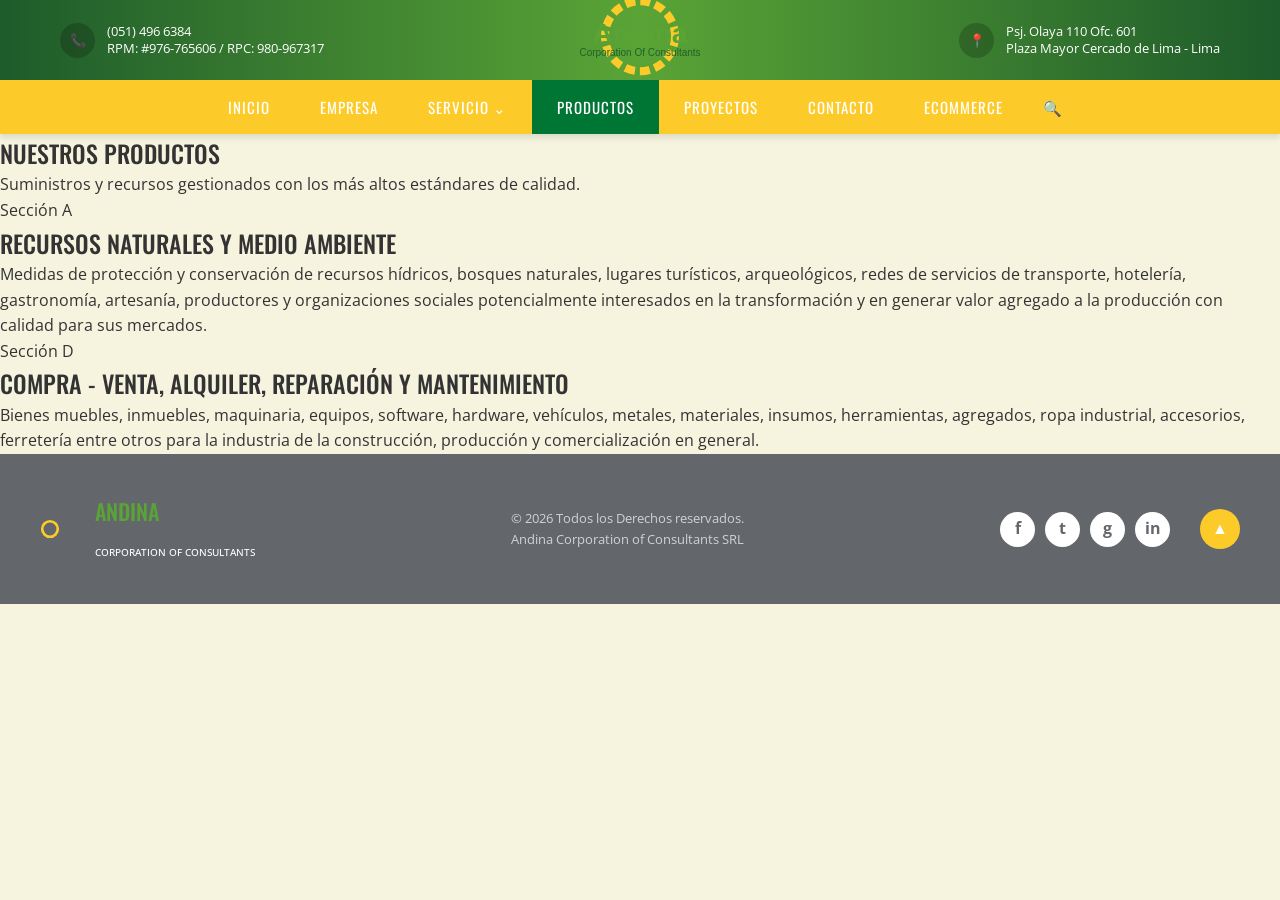
<file: productos.html>
<!DOCTYPE html>
<html lang="es">
<head>
    <meta charset="UTF-8">
    <meta name="viewport" content="width=device-width, initial-scale=1.0">
    <title>Productos | Andina Corporation</title>
    <link rel="preconnect" href="https://fonts.googleapis.com">
    <link rel="preconnect" href="https://fonts.gstatic.com" crossorigin>
    <link href="https://fonts.googleapis.com/css2?family=Inter:wght@300;400;500;600&family=Space+Grotesk:wght@500;700&display=swap" rel="stylesheet">
    <link rel="stylesheet" href="styles.css">
</head>
<body>

        <!-- TOP HEADER -->
    <div class="top-bar">
        <div class="top-bar-inner">
            <div class="top-bar-left">
                <div class="icon-circle">📞</div>
                <p>(051) 496 6384<br>RPM: #976-765606 / RPC: 980-967317</p>
            </div>
            
            <div class="logo-center">
                <svg width="180" height="90" viewBox="0 0 180 90" xmlns="http://www.w3.org/2000/svg">
                    <circle cx="90" cy="45" r="35" fill="none" stroke="#FDCB29" stroke-width="8" stroke-dasharray="10 5" />
                    <text x="90" y="52" font-family="Arial" font-weight="bold" font-size="28" fill="#5AA436" text-anchor="middle">Andina</text>
                    <text x="90" y="65" font-family="Arial" font-size="10" fill="#206229" text-anchor="middle">Corporation Of Consultants</text>
                </svg>
            </div>

            <div class="top-bar-right">
                <div class="icon-circle">📍</div>
                <p>Psj. Olaya 110 Ofc. 601<br>Plaza Mayor Cercado de Lima - Lima</p>
            </div>
        </div>
    </div>

    <!-- NAV BAR AMARILLA -->
    <nav class="nav-bar">
        <ul class="nav-menu">
            <li><a href="index.html">INICIO</a></li>
            <li><a href="nosotros.html">EMPRESA</a></li>
            <li><a href="servicios.html">SERVICIO ⌄</a></li>
            <li class="active"><a href="productos.html">PRODUCTOS</a></li>
            <li><a href="proyectos.html">PROYECTOS</a></li>
            <li><a href="contacto.html">CONTACTO</a></li>
            <li><a href="andinacorp-ecommerce.html">ECOMMERCE</a></li>
            <li><a href="#" style="padding: 15px 15px;">🔍</a></li>
        </ul>
    </nav>

    <main>
        <section class="page-header section-padding">
            <div class="container">
                <h1 class="animate-on-scroll">Nuestros Productos</h1>
                <p class="animate-on-scroll">Suministros y recursos gestionados con los más altos estándares de calidad.</p>
            </div>
        </section>

        <!-- Section A -->
        <section class="section-padding">
            <div class="container grid-2">
                <div class="animate-on-scroll">
                    <span class="pillar-tag">Sección A</span>
                    <h2>Recursos Naturales y Medio Ambiente</h2>
                    <div class="accent-line"></div>
                    <p>Medidas de protección y conservación de recursos hídricos, bosques naturales, lugares turísticos, arqueológicos, redes de servicios de transporte, hotelería, gastronomía, artesanía, productores y organizaciones sociales potencialmente interesados en la transformación y en generar valor agregado a la producción con calidad para sus mercados.</p>
                </div>
                <div class="animate-on-scroll">
                    <div class="glass-card service-image-card" style="background-image: url('https://images.unsplash.com/photo-1615485290382-441e4d049cb5?auto=format&fit=crop&q=80&w=800')"></div>
                </div>
            </div>
        </section>

        <!-- Section D -->
        <section class="section-padding dark-bg">
            <div class="container grid-2 reverse">
                <div class="animate-on-scroll">
                    <div class="glass-card service-image-card" style="background-image: url('https://images.unsplash.com/photo-1581094794329-c8112a89af12?auto=format&fit=crop&q=80&w=800')"></div>
                </div>
                <div class="animate-on-scroll">
                    <span class="pillar-tag">Sección D</span>
                    <h2>Compra - Venta, Alquiler, Reparación y Mantenimiento</h2>
                    <div class="accent-line"></div>
                    <p>Bienes muebles, inmuebles, maquinaria, equipos, software, hardware, vehículos, metales, materiales, insumos, herramientas, agregados, ropa industrial, accesorios, ferretería entre otros para la industria de la construcción, producción y comercialización en general.</p>
                </div>
            </div>
        </section>
    </main>

    <!-- Footer -->
        <!-- FOOTER GRIS OSCURO -->
    <footer>
        <div class="footer-inner">
            <div class="footer-logo">
                <svg width="40" height="40" viewBox="0 0 180 90" xmlns="http://www.w3.org/2000/svg">
                    <circle cx="45" cy="45" r="35" fill="none" stroke="#FDCB29" stroke-width="12" />
                </svg>
                <h3 style="color:#5AA436; font-size: 22px;">Andina<br><span style="font-size: 10px; color:white; font-family: 'Open Sans', sans-serif;">Corporation Of Consultants</span></h3>
            </div>
            
            <div class="footer-copy">
                &copy; 2026 Todos los Derechos reservados.<br>Andina Corporation of Consultants SRL
            </div>
            
            <div class="footer-social">
                <a href="#" class="social-icon">f</a>
                <a href="#" class="social-icon">t</a>
                <a href="#" class="social-icon">g</a>
                <a href="#" class="social-icon">in</a>
                <!-- Botón scroll up -->
                <div class="btn-up" onclick="window.scrollTo({top: 0, behavior: 'smooth'})">▲</div>
            </div>
        </div>
    </footer>

    <script src="main.js"></script>
</body>
</html>
</file>
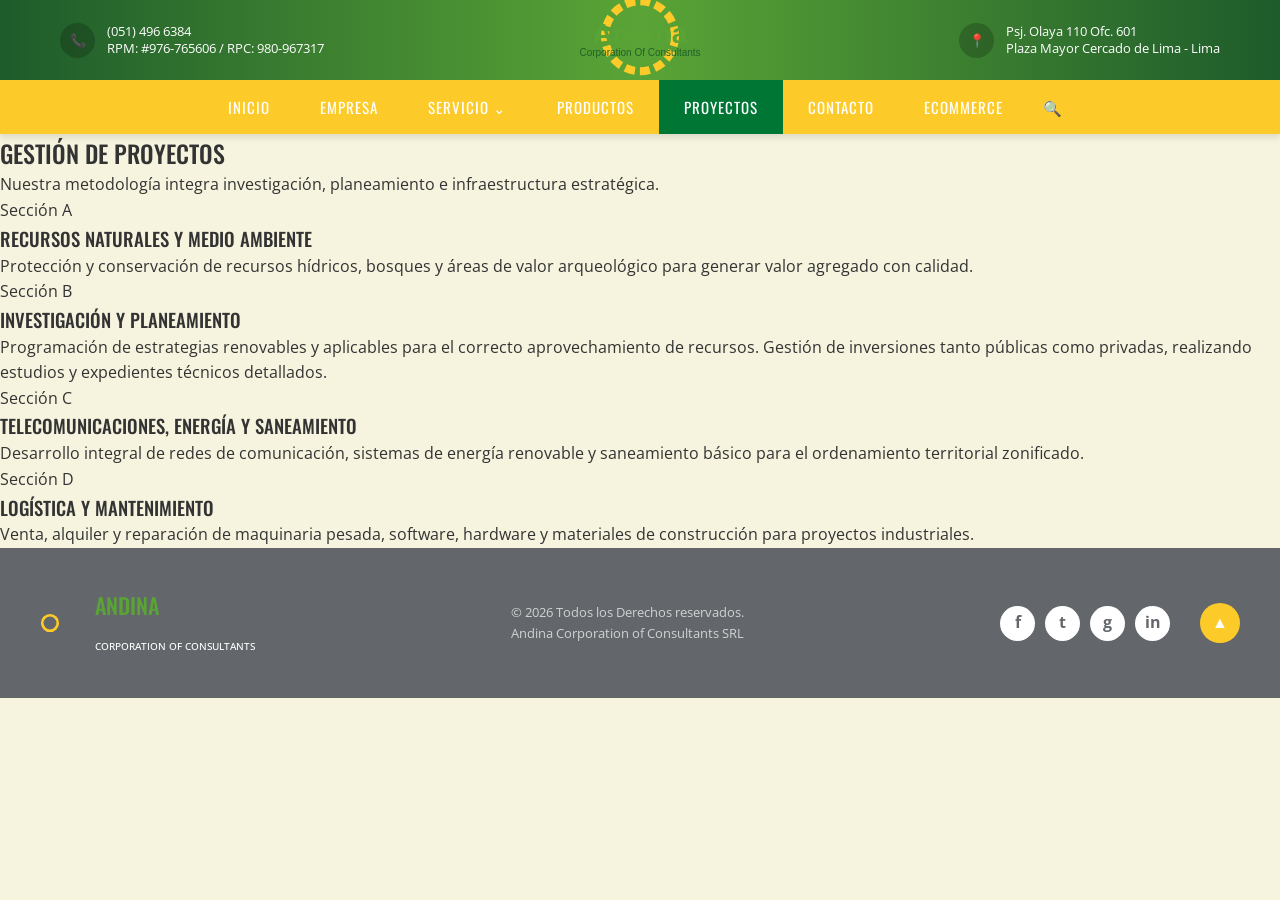
<file: proyectos.html>
<!DOCTYPE html>
<html lang="es">
<head>
    <meta charset="UTF-8">
    <meta name="viewport" content="width=device-width, initial-scale=1.0">
    <title>Proyectos y Metodología | Andina Corporation</title>
    <link rel="preconnect" href="https://fonts.googleapis.com">
    <link rel="preconnect" href="https://fonts.gstatic.com" crossorigin>
    <link href="https://fonts.googleapis.com/css2?family=Inter:wght@300;400;500;600&family=Space+Grotesk:wght@500;700&display=swap" rel="stylesheet">
    <link rel="stylesheet" href="styles.css">
</head>
<body>

        <!-- TOP HEADER -->
    <div class="top-bar">
        <div class="top-bar-inner">
            <div class="top-bar-left">
                <div class="icon-circle">📞</div>
                <p>(051) 496 6384<br>RPM: #976-765606 / RPC: 980-967317</p>
            </div>
            
            <div class="logo-center">
                <svg width="180" height="90" viewBox="0 0 180 90" xmlns="http://www.w3.org/2000/svg">
                    <circle cx="90" cy="45" r="35" fill="none" stroke="#FDCB29" stroke-width="8" stroke-dasharray="10 5" />
                    <text x="90" y="52" font-family="Arial" font-weight="bold" font-size="28" fill="#5AA436" text-anchor="middle">Andina</text>
                    <text x="90" y="65" font-family="Arial" font-size="10" fill="#206229" text-anchor="middle">Corporation Of Consultants</text>
                </svg>
            </div>

            <div class="top-bar-right">
                <div class="icon-circle">📍</div>
                <p>Psj. Olaya 110 Ofc. 601<br>Plaza Mayor Cercado de Lima - Lima</p>
            </div>
        </div>
    </div>

    <!-- NAV BAR AMARILLA -->
    <nav class="nav-bar">
        <ul class="nav-menu">
            <li><a href="index.html">INICIO</a></li>
            <li><a href="nosotros.html">EMPRESA</a></li>
            <li><a href="servicios.html">SERVICIO ⌄</a></li>
            <li><a href="productos.html">PRODUCTOS</a></li>
            <li class="active"><a href="proyectos.html">PROYECTOS</a></li>
            <li><a href="contacto.html">CONTACTO</a></li>
            <li><a href="andinacorp-ecommerce.html">ECOMMERCE</a></li>
            <li><a href="#" style="padding: 15px 15px;">🔍</a></li>
        </ul>
    </nav>

    <main>
        <section class="page-header section-padding">
            <div class="container">
                <h1 class="animate-on-scroll">Gestión de Proyectos</h1>
                <p class="animate-on-scroll">Nuestra metodología integra investigación, planeamiento e infraestructura estratégica.</p>
            </div>
        </section>

        <!-- Project Sections A, B, C, D -->
        <section class="section-padding">
            <div class="container">
                <div class="grid-2 alternate">
                    <!-- A -->
                    <div class="glass-card animate-on-scroll">
                        <span class="pillar-tag">Sección A</span>
                        <h3>Recursos Naturales y Medio Ambiente</h3>
                        <p>Protección y conservación de recursos hídricos, bosques y áreas de valor arqueológico para generar valor agregado con calidad.</p>
                    </div>
                    <!-- B -->
                    <div class="glass-card animate-on-scroll">
                        <span class="pillar-tag">Sección B</span>
                        <h3>Investigación y Planeamiento</h3>
                        <p>Programación de estrategias renovables y aplicables para el correcto aprovechamiento de recursos. Gestión de inversiones tanto públicas como privadas, realizando estudios y expedientes técnicos detallados.</p>
                    </div>
                    <!-- C -->
                    <div class="glass-card animate-on-scroll">
                        <span class="pillar-tag">Sección C</span>
                        <h3>Telecomunicaciones, Energía y Saneamiento</h3>
                        <p>Desarrollo integral de redes de comunicación, sistemas de energía renovable y saneamiento básico para el ordenamiento territorial zonificado.</p>
                    </div>
                    <!-- D -->
                    <div class="glass-card animate-on-scroll">
                        <span class="pillar-tag">Sección D</span>
                        <h3>Logística y Mantenimiento</h3>
                        <p>Venta, alquiler y reparación de maquinaria pesada, software, hardware y materiales de construcción para proyectos industriales.</p>
                    </div>
                </div>
            </div>
        </section>
    </main>

    <!-- Footer -->
        <!-- FOOTER GRIS OSCURO -->
    <footer>
        <div class="footer-inner">
            <div class="footer-logo">
                <svg width="40" height="40" viewBox="0 0 180 90" xmlns="http://www.w3.org/2000/svg">
                    <circle cx="45" cy="45" r="35" fill="none" stroke="#FDCB29" stroke-width="12" />
                </svg>
                <h3 style="color:#5AA436; font-size: 22px;">Andina<br><span style="font-size: 10px; color:white; font-family: 'Open Sans', sans-serif;">Corporation Of Consultants</span></h3>
            </div>
            
            <div class="footer-copy">
                &copy; 2026 Todos los Derechos reservados.<br>Andina Corporation of Consultants SRL
            </div>
            
            <div class="footer-social">
                <a href="#" class="social-icon">f</a>
                <a href="#" class="social-icon">t</a>
                <a href="#" class="social-icon">g</a>
                <a href="#" class="social-icon">in</a>
                <!-- Botón scroll up -->
                <div class="btn-up" onclick="window.scrollTo({top: 0, behavior: 'smooth'})">▲</div>
            </div>
        </div>
    </footer>

    <script src="main.js"></script>
</body>
</html>
</file>
<file: styles.css>
/* 
   Andina Corporation - Original Layout Replica
*/

@import url('https://fonts.googleapis.com/css2?family=Open+Sans:wght@400;600&family=Oswald:wght@500;600;700&display=swap');

:root {
    --green-dark: #1E5B2B;
    --green-light: #5AA436;
    --green-accent: #007635; /* nav active state */
    
    --yellow-nav: #FDCB29;
    --yellow-dark: #D4A017;
    
    --bg-beige: #F6F3DE;
    --bg-white: #FFFFFF;
    
    --text-dark: #333333;
    --text-muted: #666666;
    --footer-bg: #63666A;
}

* {
    margin: 0;
    padding: 0;
    box-sizing: border-box;
}

body {
    font-family: 'Open Sans', sans-serif;
    background-color: var(--bg-beige);
    color: var(--text-dark);
    line-height: 1.6;
}

h1, h2, h3, h4, h5 {
    font-family: 'Oswald', sans-serif;
    text-transform: uppercase;
    font-weight: 500;
}

a {
    text-decoration: none;
    color: inherit;
}

/* -------------------------------------
   HEADER & NAVIGATION
------------------------------------- */

.top-bar {
    background: linear-gradient(90deg, var(--green-dark) 0%, var(--green-light) 50%, var(--green-dark) 100%);
    color: white;
    position: relative;
    z-index: 10;
}

.top-bar-inner {
    max-width: 1200px;
    margin: 0 auto;
    padding: 10px 20px;
    display: flex;
    justify-content: space-between;
    align-items: center;
    min-height: 80px;
}

.top-bar-left, .top-bar-right {
    display: flex;
    align-items: center;
    gap: 12px;
    font-size: 13px;
    max-width: 300px;
}

.top-bar-left p, .top-bar-right p {
    line-height: 1.3;
}

.icon-circle {
    width: 35px;
    height: 35px;
    border-radius: 50%;
    background-color: rgba(0,0,0,0.2);
    display: flex;
    align-items: center;
    justify-content: center;
    flex-shrink: 0;
}

.logo-center {
    position: absolute;
    left: 50%;
    top: 50%;
    transform: translate(-50%, -50%);
    z-index: 11;
}

.logo-center img {
    height: 100px;
}

.nav-bar {
    background-color: var(--yellow-nav);
    display: flex;
    justify-content: center;
    align-items: center;
    position: sticky;
    top: 0;
    z-index: 9;
    box-shadow: 0 4px 6px rgba(0,0,0,0.1);
    width: 100%;
}

.nav-menu {
    display: flex;
    list-style: none;
    margin: 0 auto;
}

.nav-menu li a {
    display: block;
    padding: 15px 25px;
    color: white;
    font-family: 'Oswald', sans-serif;
    font-size: 15px;
    letter-spacing: 1px;
    transition: background 0.3s;
}

.nav-menu li a:hover {
    background-color: var(--yellow-dark);
}

.nav-menu li.active a {
    background-color: var(--green-accent);
}

/* -------------------------------------
   HERO SECTION
------------------------------------- */

.hero {
    position: relative;
    height: 500px;
    background-image: url('https://images.unsplash.com/photo-1541888946425-d81bb19480c5?auto=format&fit=crop&q=80&w=1600');
    background-size: cover;
    background-position: center;
    background-attachment: fixed;
}

.hero-overlay {
    position: absolute;
    inset: 0;
    background: rgba(0, 0, 0, 0.4);
    display: flex;
    flex-direction: column;
    justify-content: center;
    align-items: center;
    text-align: center;
    color: white;
    padding: 20px;
}

.hero-content {
    max-width: 800px;
    margin-top: -50px;
}

.hero-content h1 {
    font-size: 52px;
    text-shadow: 2px 2px 4px rgba(0,0,0,0.6);
    margin-bottom: 15px;
    line-height: 1.1;
}

.hero-content p {
    font-size: 18px;
    font-weight: 600;
    margin-bottom: 25px;
    text-shadow: 1px 1px 3px rgba(0,0,0,0.6);
}

.btn-green {
    display: inline-block;
    background-color: #007635;
    color: white;
    padding: 12px 30px;
    border-radius: 30px;
    font-family: 'Oswald', sans-serif;
    font-size: 16px;
    letter-spacing: 1px;
    transition: background 0.3s;
    border: none;
    cursor: pointer;
}

.btn-green:hover {
    background-color: #005a28;
}

/* Diagonal Cut at the bottom */
.hero-bottom-cut {
    position: absolute;
    bottom: 0;
    left: 0;
    width: 100%;
    height: 120px;
    background-color: var(--bg-beige);
    clip-path: polygon(0 60%, 100% 0, 100% 100%, 0 100%);
    border-top: 5px solid var(--yellow-nav); /* yellow line overlay? Using clip-path makes borders hard, so we simulate */
}

.hero-yellow-line {
    position: absolute;
    bottom: 120px;
    left: 0;
    width: 100%;
    height: 120px;
    background-color: var(--yellow-nav);
    clip-path: polygon(0 60%, 100% 0, 100% 4%, 0 64%);
}

.helmet-circle {
    position: absolute;
    bottom: 40px;
    left: 15%;
    width: 130px;
    height: 130px;
    background-color: #5D5E3C;
    border-radius: 50%;
    border: 8px solid white;
    display: flex;
    justify-content: center;
    align-items: center;
    z-index: 5;
    box-shadow: 0 5px 15px rgba(0,0,0,0.2);
}

.helmet-circle svg {
    width: 60px;
    height: 60px;
    stroke: var(--bg-beige);
}


/* -------------------------------------
   SECTION: DIFERENTES
------------------------------------- */

.section-diferentes {
    padding: 60px 20px;
    text-align: center;
}

.section-title {
    font-size: 36px;
    color: var(--text-dark);
    margin-bottom: 50px;
}

.features-grid {
    display: flex;
    justify-content: center;
    gap: 60px;
    max-width: 1000px;
    margin: 0 auto;
}

.feature-box {
    flex: 1;
    display: flex;
    flex-direction: column;
    align-items: center;
}

.feature-icon-wrapper {
    width: 100px;
    height: 100px;
    border-radius: 50%;
    background-color: white;
    box-shadow: 0 4px 10px rgba(0,0,0,0.1);
    display: flex;
    justify-content: center;
    align-items: center;
    margin-bottom: 20px;
    overflow: hidden;
}

.feature-icon-wrapper img {
    width: 80%;
    height: 80%;
    object-fit: cover;
    border-radius: 50%;
}

.feature-box h4 {
    color: #007635;
    font-size: 18px;
    margin-bottom: 10px;
}

.feature-box p {
    font-size: 13px;
    color: var(--text-muted);
}

/* -------------------------------------
   SECTION: SERVICIOS
------------------------------------- */

.section-servicios {
    padding: 60px 20px;
    text-align: center;
}

.services-grid {
    display: grid;
    grid-template-columns: repeat(3, 1fr);
    gap: 30px;
    max-width: 1000px;
    margin: 0 auto;
}

.service-card {
    position: relative;
    border-radius: 8px;
    overflow: hidden;
    height: 250px;
    box-shadow: 0 4px 10px rgba(0,0,0,0.1);
}

.service-card img {
    width: 100%;
    height: 100%;
    object-fit: cover;
}

.service-overlay {
    position: absolute;
    bottom: 0;
    left: 0;
    width: 100%;
    background: rgba(30, 91, 43, 0.85); /* Dark green semi transparent */
    padding: 10px;
    text-align: center;
}

.service-overlay h4 {
    color: white;
    font-size: 16px;
    letter-spacing: 1px;
}

/* -------------------------------------
   5 COLUMN BANNER (Industries)
------------------------------------- */

.industries-banner {
    display: flex;
    width: 100%;
    height: 300px;
    overflow: hidden;
}

.industry-item {
    flex: 1;
    position: relative;
}

.industry-item img {
    width: 100%;
    height: 100%;
    object-fit: cover;
}

.industry-label {
    position: absolute;
    bottom: 0;
    left: 0;
    width: 100%;
    background: rgba(0,0,0,0.7);
    color: white;
    padding: 20px;
    transition: background 0.3s;
}

.industry-item:hover .industry-label {
    background: rgba(30, 91, 43, 0.9);
}

.industry-label h4 {
    font-size: 18px;
    margin-bottom: 5px;
}

.industry-label p {
    font-size: 12px;
    opacity: 0.8;
}

/* -------------------------------------
   SECTION: EMPRESAS
------------------------------------- */

.section-empresas {
    padding: 80px 20px;
    text-align: center;
}

.companies-grid {
    display: flex;
    justify-content: center;
    align-items: stretch;
    gap: 40px;
    max-width: 1000px;
    margin: 0 auto;
}

.company-card {
    flex: 1;
    background: white;
    padding: 20px;
    text-align: left;
    box-shadow: 0 4px 10px rgba(0,0,0,0.05);
}

.company-logo {
    height: 140px;
    display: flex;
    justify-content: center;
    align-items: center;
    margin-bottom: 20px;
}

.company-logo img {
    max-width: 100%;
    max-height: 100%;
    object-fit: contain;
}

.company-card h4 {
    font-size: 18px;
    color: var(--text-dark);
    margin-bottom: 5px;
}

.company-card span {
    display: block;
    font-size: 12px;
    color: #4CAF50;
    margin-bottom: 15px;
}

.company-card p {
    font-size: 13px;
    color: var(--text-muted);
}

/* -------------------------------------
   FOOTER
------------------------------------- */

footer {
    background-color: var(--footer-bg);
    color: white;
    padding: 40px 20px;
}

.footer-inner {
    max-width: 1200px;
    margin: 0 auto;
    display: flex;
    justify-content: space-between;
    align-items: center;
}

.footer-logo {
    display: flex;
    align-items: center;
    gap: 15px;
}

.footer-logo img {
    height: 70px;
}

.footer-copy {
    text-align: center;
    font-size: 13px;
    color: rgba(255,255,255,0.7);
}

.footer-social {
    display: flex;
    gap: 10px;
    align-items: center;
}

.social-icon {
    width: 35px;
    height: 35px;
    border-radius: 50%;
    background-color: white;
    color: var(--footer-bg);
    display: flex;
    justify-content: center;
    align-items: center;
    font-weight: bold;
    font-family: inherit;
    transition: 0.3s;
}

.social-icon:hover {
    background-color: var(--yellow-nav);
    color: white;
}

.btn-up {
    width: 40px;
    height: 40px;
    border-radius: 50%;
    background-color: var(--yellow-nav);
    color: white;
    display: flex;
    justify-content: center;
    align-items: center;
    margin-left: 20px;
    cursor: pointer;
}

/* -------------------------------------
   RESPONSIVE
------------------------------------- */

@media (max-width: 992px) {
    .top-bar-center {
        position: relative;
        transform: none;
        left: 0;
        top: 0;
        margin-bottom: 10px;
    }
    .top-bar-inner {
        flex-direction: column;
        text-align: center;
        gap: 15px;
    }
    .features-grid, .services-grid, .companies-grid {
        flex-direction: column;
        grid-template-columns: 1fr;
        align-items: center;
    }
    .service-card {
        width: 100%;
        max-width: 400px;
    }
    .industries-banner {
        flex-direction: column;
        height: auto;
    }
    .industry-item {
        height: 200px;
    }
    .footer-inner {
        flex-direction: column;
        gap: 20px;
        text-align: center;
    }
}

/* --- SUBPAGE BANNER --- */
.page-top-banner {
    position: relative;
    height: 250px;
    background-image: url('https://images.unsplash.com/photo-1541888946425-d81bb19480c5?auto=format&fit=crop&q=80&w=1600'); 
    background-size: cover;
    background-position: center;
    color: white;
    display: flex;
    align-items: center;
}
.banner-overlay {
    position: absolute;
    inset: 0;
    background: rgba(0, 0, 0, 0.4);
}
.banner-content {
    position: relative;
    z-index: 2;
    padding-left: 10%;
}
.banner-content h1 {
    font-size: 48px;
    margin-bottom: 5px;
    letter-spacing: 2px;
}
.banner-content p {
    font-family: 'Open Sans', sans-serif;
    font-size: 14px;
}

/* --- LAYOUT UTILITIES --- */
.page-container {
    max-width: 1200px;
    margin: 0 auto;
    padding: 60px 20px;
}

/* --- SIDEBAR LAYOUT (Servicios) --- */
.sidebar-layout {
    display: flex;
    gap: 40px;
}
.sidebar {
    width: 250px;
    flex-shrink: 0;
    border-right: 1px solid #ddd;
}
.sidebar ul {
    list-style: none;
}
.sidebar ul li a {
    display: block;
    padding: 12px 15px;
    font-family: 'Oswald', sans-serif;
    color: var(--text-muted);
    font-size: 15px;
    text-align: right;
    transition: 0.3s;
}
.sidebar ul li.active a, .sidebar ul li a:hover {
    color: #1E5B2B;
    font-weight: bold;
}
.content-area h2 {
    font-size: 32px;
    color: var(--text-dark);
    margin-bottom: 10px;
}
.content-area .accent-line {
    width: 40px;
    height: 3px;
    background-color: #1E5B2B;
    margin-bottom: 30px;
}
.content-area p {
    margin-bottom: 30px;
    font-size: 14px;
}

/* --- TWO COLUMN LAYOUT (Nosotros) --- */
.two-col-layout {
    display: flex;
    gap: 60px;
}
.col-left {
    flex: 6;
}
.col-right {
    flex: 4;
}
.title-with-line {
    font-size: 28px;
    margin-bottom: 10px;
}
.title-line {
    width: 50px;
    height: 3px;
    background-color: #1E5B2B;
    margin-bottom: 25px;
}
.vision-mision {
    display: flex;
    gap: 30px;
    margin-top: 40px;
    margin-bottom: 40px;
}
.vision-mision div h4 {
    color: #1E5B2B;
    font-size: 18px;
    margin-bottom: 10px;
}
.vision-mision div p {
    font-size: 13px;
}

/* Legal list */
.legal-list {
    list-style: none;
}
.legal-list li {
    padding: 15px 0;
    border-bottom: 1px solid rgba(0,0,0,0.05);
}
.legal-list li h5 {
    color: #1E5B2B;
    font-size: 15px;
    margin-bottom: 5px;
}
.legal-list li p {
    font-size: 12px;
    margin-bottom: 0;
}

/* --- ALTERNATING ROWS (Asesoría) --- */
.alternating-row {
    display: flex;
    height: 400px;
}
.alternating-row.reverse {
    flex-direction: row-reverse;
}
.alt-text, .alt-image {
    flex: 1;
}
.alt-text {
    background-color: var(--bg-beige);
    padding: 60px 10%;
    display: flex;
    flex-direction: column;
    justify-content: center;
}
.alt-image img {
    width: 100%;
    height: 100%;
    object-fit: cover;
}
.alt-text h3 {
    font-size: 20px;
    margin-bottom: 10px;
    text-align: center;
}
.alt-text .alt-line {
    width: 40px;
    height: 2px;
    background-color: #1E5B2B;
    margin: 0 auto 30px;
}
.alt-text p {
    font-size: 13px;
    text-align: justify;
}

/* --- CONTACTO --- */
.contact-layout {
    display: flex;
    gap: 60px;
}
.contact-form {
    flex: 6;
}
.contact-info {
    flex: 4;
}
.form-row {
    display: flex;
    gap: 20px;
    margin-bottom: 20px;
}
.form-group {
    flex: 1;
}
.form-group label {
    display: block;
    font-size: 13px;
    margin-bottom: 8px;
    color: var(--text-muted);
}
.form-group input, .form-group textarea {
    width: 100%;
    padding: 12px;
    border: 1px solid #d0ccbc;
    background: transparent;
    border-radius: 4px;
    font-family: inherit;
}
.btn-submit {
    background-color: #1E5B2B;
    color: white;
    padding: 12px 30px;
    border: none;
    border-radius: 30px;
    cursor: pointer;
    font-family: 'Oswald', sans-serif;
    font-size: 14px;
    letter-spacing: 1px;
}

.info-block {
    margin-bottom: 30px;
}
.info-block h4 {
    font-size: 16px;
    margin-bottom: 10px;
    border-bottom: 1px solid rgba(0,0,0,0.1);
    padding-bottom: 10px;
}
.info-block p {
    font-size: 13px;
    color: var(--text-muted);
    margin-bottom: 5px;
    display: flex;
    align-items: center;
    gap: 10px;
}
</file>
